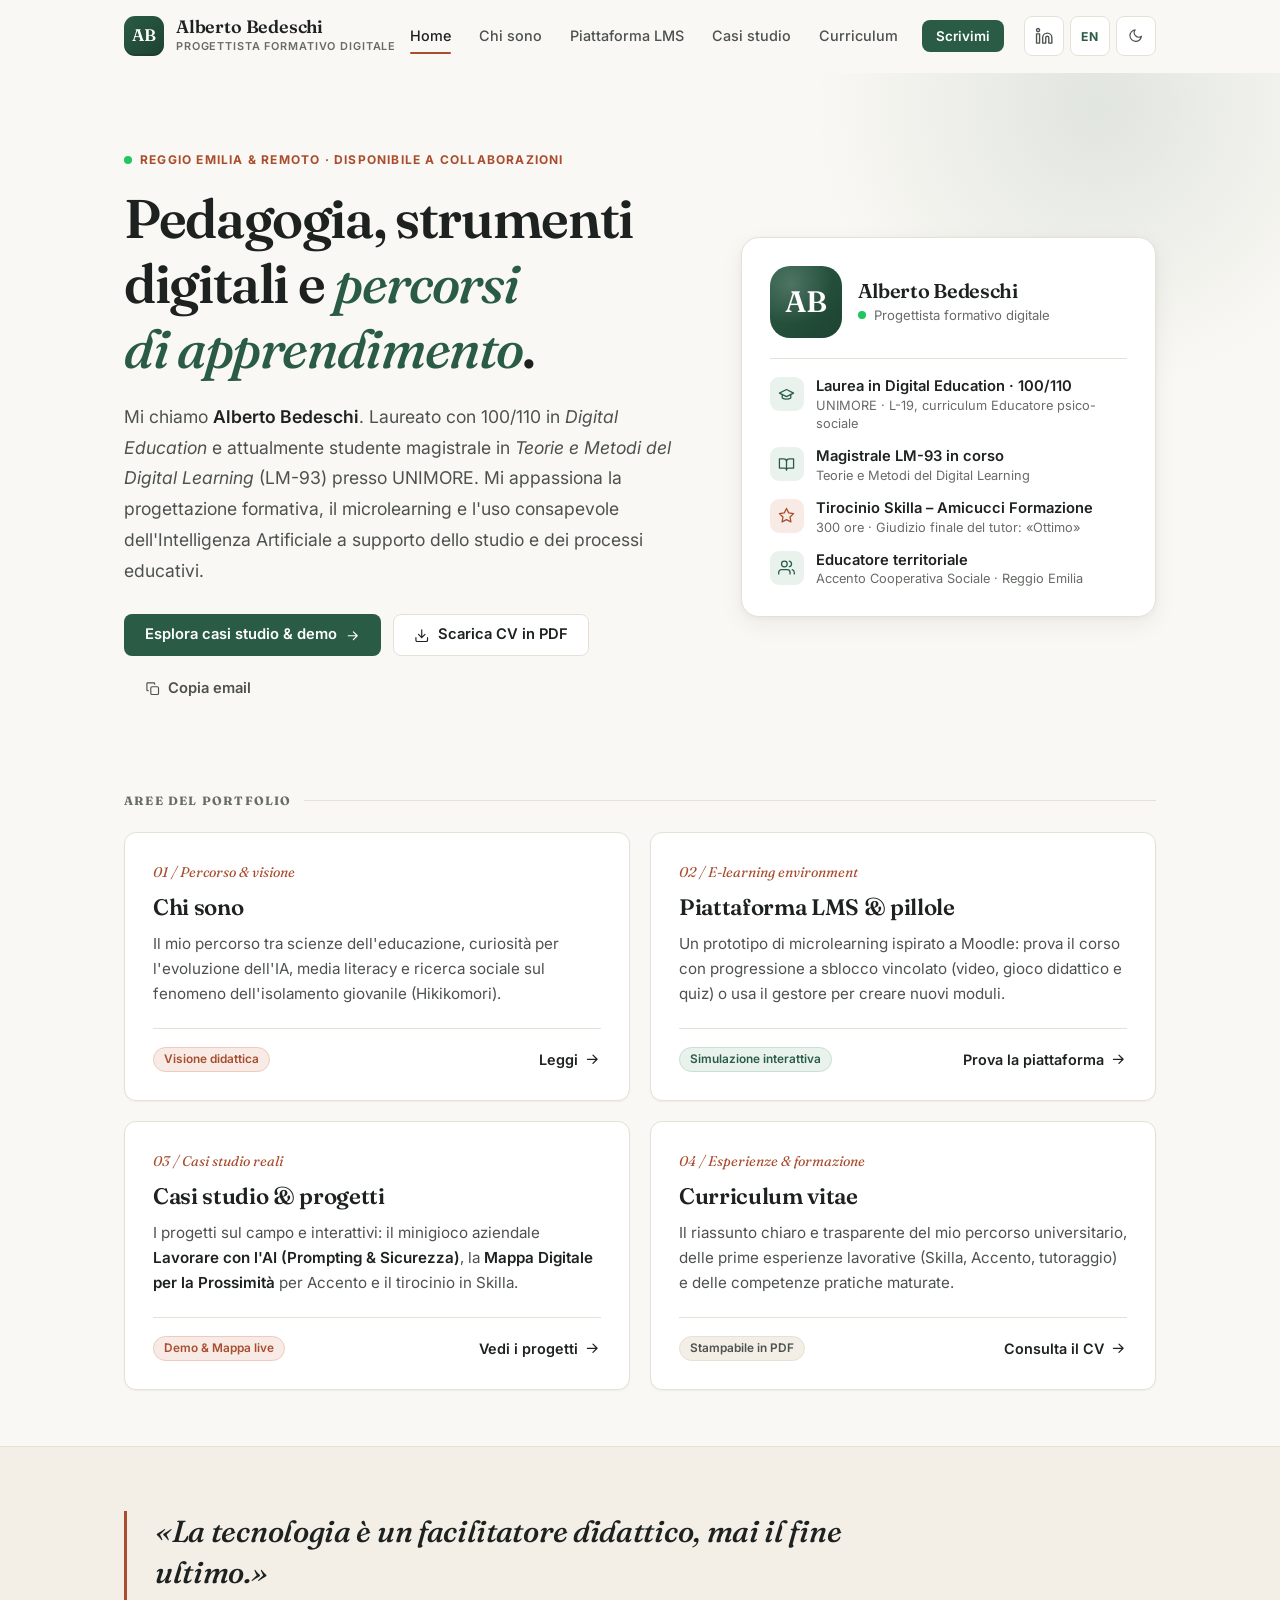
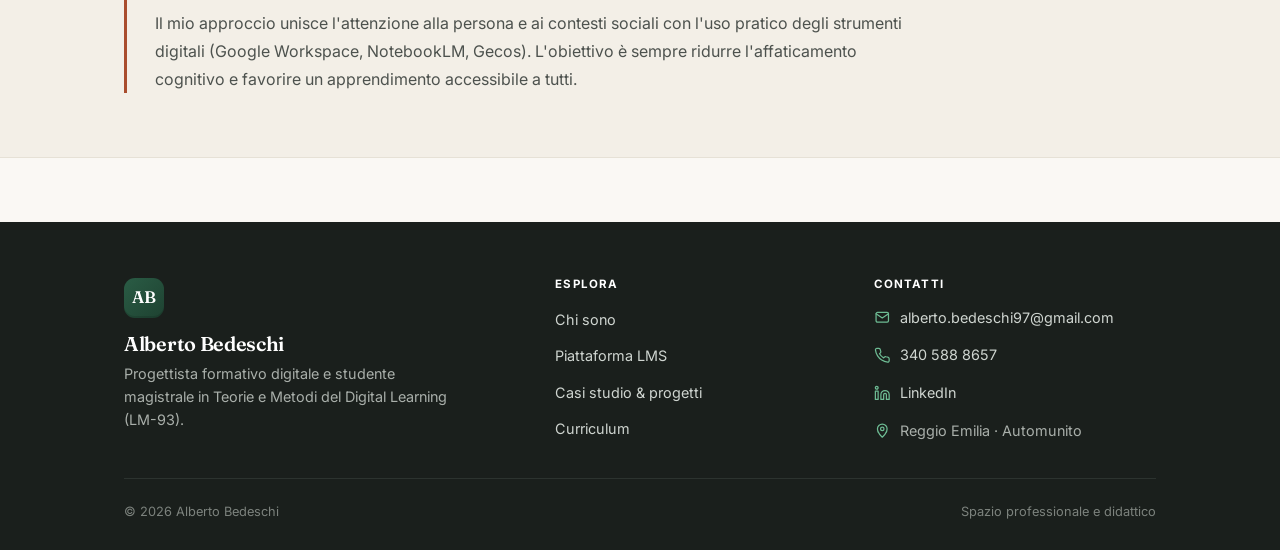
<file: index.html>
<!DOCTYPE html>
<html lang="it">
<head>
  <meta charset="UTF-8">
  <meta name="viewport" content="width=device-width, initial-scale=1.0">
  <title>Alberto Bedeschi — Progettista Formativo Digitale</title>
  <meta name="description" content="Portfolio di Alberto Bedeschi: progettazione e-learning, microlearning, scienze dell'educazione e strumenti digitali per l'apprendimento. Reggio Emilia e remoto.">
  <meta name="author" content="Alberto Bedeschi">
  <meta name="theme-color" content="#faf8f4" media="(prefers-color-scheme: light)">
  <meta name="theme-color" content="#121614" media="(prefers-color-scheme: dark)">
  <meta property="og:type" content="website">
  <meta property="og:locale" content="it_IT">
  <meta property="og:site_name" content="Alberto Bedeschi — Portfolio">
  <meta property="og:title" content="Alberto Bedeschi — Progettista Formativo Digitale">
  <meta property="og:description" content="Pedagogia, strumenti digitali e percorsi di apprendimento: casi studio, un prototipo LMS interattivo e il curriculum.">
  <meta property="og:image" content="https://albib97.github.io/og-card.png">
  <meta property="og:image:width" content="1200">
  <meta property="og:image:height" content="630">
  <meta name="twitter:card" content="summary_large_image">
  <meta name="twitter:image" content="https://albib97.github.io/og-card.png">
  <link rel="icon" href="favicon.svg" type="image/svg+xml">
  <link rel="preconnect" href="https://fonts.googleapis.com">
  <link rel="preconnect" href="https://fonts.gstatic.com" crossorigin>
  <link rel="stylesheet" href="https://fonts.googleapis.com/css2?family=Fraunces:ital,opsz,wght@0,9..144,500;0,9..144,600;1,9..144,500&family=Inter:wght@400;500;600;700&display=swap">
  <link rel="stylesheet" href="styles.css?v=20261119b">
  <script>(function(){var d=document.documentElement,t;d.classList.add('js');try{t=localStorage.getItem('ab-theme')}catch(e){}if(!t)t=window.matchMedia('(prefers-color-scheme: dark)').matches?'dark':'light';d.setAttribute('data-theme',t)})();</script>
  <script type="application/ld+json">
  {
    "@context": "https://schema.org",
    "@type": "Person",
    "name": "Alberto Bedeschi",
    "jobTitle": "Progettista Formativo Digitale",
    "email": "mailto:alberto.bedeschi97@gmail.com",
    "telephone": "+39 340 588 8657",
    "address": { "@type": "PostalAddress", "addressLocality": "Reggio Emilia", "addressCountry": "IT" },
    "alumniOf": { "@type": "CollegeOrUniversity", "name": "Università degli Studi di Modena e Reggio Emilia (UNIMORE)" },
    "knowsAbout": ["Instructional Design", "E-learning", "Microlearning", "Digital Education", "Accessibilità WCAG", "Media literacy"],
    "knowsLanguage": ["it", "en", "es"]
  }
  </script>
</head>
<body>
  <a class="skip-link" href="#main">Salta al contenuto</a>

  <header class="site-header">
    <div class="container nav-wrapper">
      <a href="index.html" class="brand" aria-label="Alberto Bedeschi, torna alla Home">
        <span class="brand-mark" aria-hidden="true">AB</span>
        <span class="brand-text">
          <span class="brand-name">Alberto Bedeschi</span>
          <span class="brand-role" data-i18n="brand.role">Progettista Formativo Digitale</span>
        </span>
      </a>
      <nav id="site-nav" class="site-nav" aria-label="Navigazione principale">
        <ul class="nav-menu">
          <li><a href="index.html" aria-current="page" data-i18n="nav.home">Home</a></li>
          <li><a href="chi-sono.html" data-i18n="nav.about">Chi sono</a></li>
          <li><a href="lms.html" data-i18n="nav.lms">Piattaforma LMS</a></li>
          <li><a href="progetti.html" data-i18n="nav.projects">Casi studio</a></li>
          <li><a href="profilo.html" data-i18n="nav.cv">Curriculum</a></li>
          <li><a href="mailto:alberto.bedeschi97@gmail.com" class="btn btn-primary btn-sm nav-cta" data-contact-trigger data-i18n="nav.cta">Scrivimi</a></li>
        </ul>
      </nav>
      <div class="nav-actions">
        <a href="https://www.linkedin.com/in/alberto-bedeschi" target="_blank" rel="noopener noreferrer" class="icon-btn" aria-label="Profilo LinkedIn" title="LinkedIn">
          <svg class="icon" aria-hidden="true"><use href="#i-linkedin"></use></svg>
        </a>
        <button class="icon-btn lang-toggle" type="button" data-lang-toggle aria-label="Switch language to English" title="Switch language (IT / EN)">EN</button>
        <button class="icon-btn theme-toggle" type="button" data-theme-toggle aria-label="Attiva tema scuro">
          <svg class="icon icon-moon" aria-hidden="true"><use href="#i-moon"></use></svg>
          <svg class="icon icon-sun" aria-hidden="true"><use href="#i-sun"></use></svg>
        </button>
        <button class="icon-btn nav-toggle" type="button" aria-expanded="false" aria-controls="site-nav" aria-label="Apri menu">
          <span class="nav-toggle-bars" aria-hidden="true"><span></span><span></span><span></span></span>
        </button>
      </div>
    </div>
  </header>

  <main id="main">
    <!-- Hero -->
    <section class="hero">
      <div class="container hero-grid">
        <div class="reveal">
          <div class="intro-tag" data-i18n-html="home.tag"><span class="status-dot" aria-hidden="true"></span>Reggio Emilia &amp; remoto · Disponibile a collaborazioni</div>
          <h1 class="intro-title" data-i18n-html="home.title">Pedagogia, strumenti digitali e <em>percorsi di apprendimento</em>.</h1>
          <p class="intro-lead" data-i18n-html="home.lead">
            Mi chiamo <strong>Alberto Bedeschi</strong>. Laureato con 100/110 in <em>Digital Education</em> e attualmente studente magistrale in <em>Teorie e Metodi del Digital Learning</em> (LM-93) presso UNIMORE. Mi appassiona la progettazione formativa, il microlearning e l'uso consapevole dell'Intelligenza Artificiale a supporto dello studio e dei processi educativi.
          </p>
          <div class="cta-row">
            <a href="progetti.html" class="btn btn-primary" title="Esplora i casi studio e le demo interattive" data-i18n-html="home.cta.projects">
              Esplora casi studio &amp; demo <svg class="icon" aria-hidden="true"><use href="#i-arrow-right"></use></svg>
            </a>
            <a href="Alberto_Bedeschi_CV.pdf?v=3" download="Alberto_Bedeschi_CV.pdf" class="btn btn-secondary" title="Scarica direttamente il Curriculum Vitae in formato PDF A4" data-i18n-html="home.cta.cv">
              <svg class="icon" aria-hidden="true"><use href="#i-download"></use></svg>Scarica CV in PDF
            </a>
            <button type="button" class="btn btn-ghost" data-copy="alberto.bedeschi97@gmail.com" title="Copia indirizzo email" data-i18n-html="home.cta.copy">
              <svg class="icon" aria-hidden="true"><use href="#i-copy"></use></svg>Copia email
            </button>
          </div>
        </div>

        <aside class="profile-card reveal" aria-label="Profilo in breve">
          <div class="profile-card-head">
            <span class="profile-monogram" aria-hidden="true">AB</span>
            <div>
              <h2 class="profile-name">Alberto Bedeschi</h2>
              <div class="profile-status" data-i18n-html="home.card.status"><span class="status-dot" aria-hidden="true"></span>Progettista formativo digitale</div>
            </div>
          </div>
          <ul class="fact-list">
            <li>
              <span class="fact-icon"><svg class="icon" aria-hidden="true"><use href="#i-cap"></use></svg></span>
              <div>
                <div class="fact-title" data-i18n="home.fact1.title">Laurea in Digital Education · 100/110</div>
                <div class="fact-sub" data-i18n="home.fact1.sub">UNIMORE · L-19, curriculum Educatore psico-sociale</div>
              </div>
            </li>
            <li>
              <span class="fact-icon"><svg class="icon" aria-hidden="true"><use href="#i-book"></use></svg></span>
              <div>
                <div class="fact-title" data-i18n="home.fact2.title">Magistrale LM-93 in corso</div>
                <div class="fact-sub" data-i18n="home.fact2.sub">Teorie e Metodi del Digital Learning</div>
              </div>
            </li>
            <li>
              <span class="fact-icon terra"><svg class="icon" aria-hidden="true"><use href="#i-star"></use></svg></span>
              <div>
                <div class="fact-title" data-i18n="home.fact3.title">Tirocinio Skilla – Amicucci Formazione</div>
                <div class="fact-sub" data-i18n="home.fact3.sub">300 ore · Giudizio finale del tutor: «Ottimo»</div>
              </div>
            </li>
            <li>
              <span class="fact-icon"><svg class="icon" aria-hidden="true"><use href="#i-users"></use></svg></span>
              <div>
                <div class="fact-title" data-i18n="home.fact4.title">Educatore territoriale</div>
                <div class="fact-sub" data-i18n="home.fact4.sub">Accento Cooperativa Sociale · Reggio Emilia</div>
              </div>
            </li>
          </ul>
        </aside>
      </div>
    </section>

    <!-- Aree del portfolio -->
    <section class="section-tight" aria-labelledby="aree-title">
      <div class="container">
        <h2 class="section-label" id="aree-title" data-i18n="home.areas.label">Aree del portfolio</h2>
        <div class="overview-grid reveal-stagger">
          <article class="overview-card">
            <div class="card-num" data-i18n="home.area1.num">01 / Percorso &amp; visione</div>
            <h3 class="card-title" data-i18n="home.area1.title">Chi sono</h3>
            <p class="card-text" data-i18n="home.area1.text">Il mio percorso tra scienze dell'educazione, curiosità per l'evoluzione dell'IA, media literacy e ricerca sociale sul fenomeno dell'isolamento giovanile (Hikikomori).</p>
            <div class="card-foot">
              <span class="badge badge-terra" data-i18n="home.area1.badge">Visione didattica</span>
              <a href="chi-sono.html" class="card-link" data-i18n-html="home.area1.link">Leggi <svg class="icon" aria-hidden="true"><use href="#i-arrow-right"></use></svg></a>
            </div>
          </article>

          <article class="overview-card">
            <div class="card-num" data-i18n="home.area2.num">02 / E-learning environment</div>
            <h3 class="card-title" data-i18n="home.area2.title">Piattaforma LMS &amp; pillole</h3>
            <p class="card-text" data-i18n="home.area2.text">Un prototipo di microlearning ispirato a Moodle: prova il corso con progressione a sblocco vincolato (video, gioco didattico e quiz) o usa il gestore per creare nuovi moduli.</p>
            <div class="card-foot">
              <span class="badge badge-green" data-i18n="home.area2.badge">Simulazione interattiva</span>
              <a href="lms.html" class="card-link" data-i18n-html="home.area2.link">Prova la piattaforma <svg class="icon" aria-hidden="true"><use href="#i-arrow-right"></use></svg></a>
            </div>
          </article>

          <article class="overview-card">
            <div class="card-num" data-i18n="home.area3.num">03 / Casi studio reali</div>
            <h3 class="card-title" data-i18n="home.area3.title">Casi studio &amp; progetti</h3>
            <p class="card-text" data-i18n-html="home.area3.text">I progetti sul campo e interattivi: il minigioco aziendale <strong>Lavorare con l'AI (Prompting &amp; Sicurezza)</strong>, la <strong>Mappa Digitale per la Prossimità</strong> per Accento e il tirocinio in Skilla.</p>
            <div class="card-foot">
              <span class="badge badge-terra" data-i18n="home.area3.badge">Demo &amp; Mappa live</span>
              <a href="progetti.html" class="card-link" data-i18n-html="home.area3.link">Vedi i progetti <svg class="icon" aria-hidden="true"><use href="#i-arrow-right"></use></svg></a>
            </div>
          </article>

          <article class="overview-card">
            <div class="card-num" data-i18n="home.area4.num">04 / Esperienze &amp; formazione</div>
            <h3 class="card-title" data-i18n="home.area4.title">Curriculum vitae</h3>
            <p class="card-text" data-i18n="home.area4.text">Il riassunto chiaro e trasparente del mio percorso universitario, delle prime esperienze lavorative (Skilla, Accento, tutoraggio) e delle competenze pratiche maturate.</p>
            <div class="card-foot">
              <span class="badge" data-i18n="home.area4.badge">Stampabile in PDF</span>
              <a href="profilo.html" class="card-link" data-i18n-html="home.area4.link">Consulta il CV <svg class="icon" aria-hidden="true"><use href="#i-arrow-right"></use></svg></a>
            </div>
          </article>
        </div>
      </div>
    </section>

    <!-- Principio guida -->
    <section class="quote-band">
      <div class="container">
        <blockquote class="reveal">
          <p data-i18n="home.quote.1">«La tecnologia è un facilitatore didattico, mai il fine ultimo.»</p>
          <p data-i18n="home.quote.2">Il mio approccio unisce l'attenzione alla persona e ai contesti sociali con l'uso pratico degli strumenti digitali (Google Workspace, NotebookLM, Gecos). L'obiettivo è sempre ridurre l'affaticamento cognitivo e favorire un apprendimento accessibile a tutti.</p>
        </blockquote>
      </div>
    </section>
  </main>

  <footer class="site-footer">
    <div class="container">
      <div class="footer-inner">
        <div class="footer-brand">
          <span class="brand-mark" aria-hidden="true">AB</span>
          <h2>Alberto Bedeschi</h2>
          <p data-i18n="footer.bio">Progettista formativo digitale e studente magistrale in Teorie e Metodi del Digital Learning (LM-93).</p>
        </div>
        <div class="footer-col">
          <h3 data-i18n="footer.explore">Esplora</h3>
          <ul>
            <li><a href="chi-sono.html" data-i18n="nav.about">Chi sono</a></li>
            <li><a href="lms.html" data-i18n="nav.lms">Piattaforma LMS</a></li>
            <li><a href="progetti.html" data-i18n="footer.projects">Casi studio &amp; progetti</a></li>
            <li><a href="profilo.html" data-i18n="nav.cv">Curriculum</a></li>
          </ul>
        </div>
        <div class="footer-col">
          <h3 data-i18n="footer.contacts">Contatti</h3>
          <ul>
            <li><a href="mailto:alberto.bedeschi97@gmail.com"><svg class="icon" aria-hidden="true"><use href="#i-mail"></use></svg>alberto.bedeschi97@gmail.com</a></li>
            <li><a href="tel:+393405888657"><svg class="icon" aria-hidden="true"><use href="#i-phone"></use></svg>340 588 8657</a></li>
            <li><a href="https://www.linkedin.com/in/alberto-bedeschi" target="_blank" rel="noopener noreferrer"><svg class="icon" aria-hidden="true"><use href="#i-linkedin"></use></svg>LinkedIn</a></li>
            <li><span><svg class="icon" aria-hidden="true"><use href="#i-pin"></use></svg><span data-i18n="footer.location">Reggio Emilia · Automunito</span></span></li>
          </ul>
        </div>
      </div>
      <div class="footer-copy">
        <span>© <span data-year>2026</span> Alberto Bedeschi</span>
        <span data-i18n="footer.tagline">Spazio professionale e didattico</span>
      </div>
    </div>
  </footer>

  <script src="main.js?v=20261119"></script>
  <script src="i18n.js?v=20261119"></script>
</body>
</html>
</file>
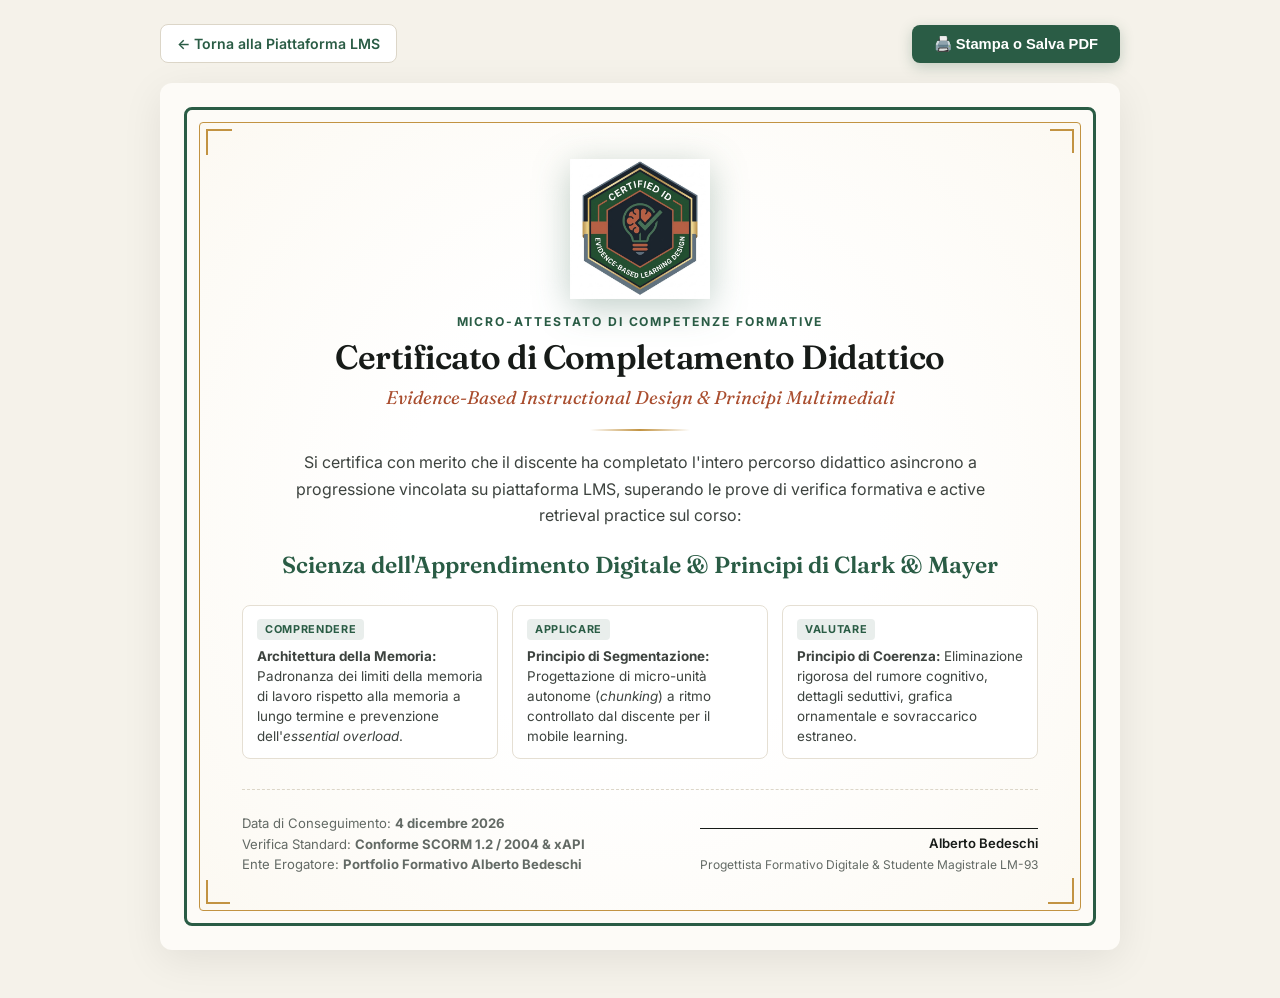
<file: attestato_completamento.html>
<!DOCTYPE html>
<html lang="it">
<head>
  <meta charset="UTF-8">
  <meta name="viewport" content="width=device-width, initial-scale=1.0">
  <title>Attestato di Competenze · Evidence-Based Learning Design | Alberto Bedeschi</title>
  <meta name="description" content="Certificato di completamento: Evidence-Based Instructional Design & Principi di Clark & Mayer (2024). Progettazione didattica a cura di Alberto Bedeschi.">
  <link rel="icon" href="favicon.svg" type="image/svg+xml">
  <link rel="preconnect" href="https://fonts.googleapis.com">
  <link rel="preconnect" href="https://fonts.gstatic.com" crossorigin>
  <link rel="stylesheet" href="https://fonts.googleapis.com/css2?family=Fraunces:ital,opsz,wght@0,9..144,500;0,9..144,600;0,9..144,700;1,9..144,500&family=Inter:wght@400;500;600;700&display=swap">
  <style>
    :root {
      --bg: #f5f2ea;
      --diploma-bg: #fdfbf7;
      --text: #171b18;
      --text-muted: #3d433f;
      --text-soft: #636a65;
      --accent: #2a5c45;
      --accent-gold: #c29342;
      --terra: #a94d2e;
      --border-outer: #2a5c45;
      --border-inner: #c29342;
      --font-serif: "Fraunces", "Charter", Georgia, serif;
      --font-sans: "Inter", -apple-system, BlinkMacSystemFont, "Segoe UI", Roboto, sans-serif;
    }

    * { box-sizing: border-box; margin: 0; padding: 0; }

    body {
      font-family: var(--font-sans);
      background-color: var(--bg);
      color: var(--text);
      line-height: 1.5;
      padding: 24px 16px 48px;
      -webkit-font-smoothing: antialiased;
      display: flex;
      flex-direction: column;
      align-items: center;
    }

    .toolbar-nav {
      width: 100%;
      max-width: 960px;
      display: flex;
      justify-content: space-between;
      align-items: center;
      gap: 12px;
      margin-bottom: 20px;
      flex-wrap: wrap;
    }

    .btn-back {
      display: inline-flex;
      align-items: center;
      gap: 8px;
      font-size: 0.88rem;
      font-weight: 600;
      color: var(--accent);
      text-decoration: none;
      padding: 8px 16px;
      border-radius: 8px;
      background: #ffffff;
      border: 1px solid #dcd6c8;
      transition: all 0.2s ease;
    }
    .btn-back:hover {
      background: #f0eae0;
      color: var(--terra);
    }

    .btn-print {
      display: inline-flex;
      align-items: center;
      gap: 8px;
      background: var(--accent);
      color: #ffffff;
      border: none;
      padding: 10px 22px;
      border-radius: 8px;
      font-size: 0.92rem;
      font-weight: 700;
      cursor: pointer;
      box-shadow: 0 4px 14px rgba(42, 92, 69, 0.25);
      transition: background-color 0.2s ease, transform 0.15s ease;
    }
    .btn-print:hover {
      background: #1e4231;
      transform: translateY(-1px);
    }
    .btn-print:active {
      transform: translateY(1px);
    }

    /* Struttura del Diploma */
    .diploma-wrapper {
      width: 100%;
      max-width: 960px;
      background: var(--diploma-bg);
      padding: 24px;
      border-radius: 12px;
      box-shadow: 0 10px 40px rgba(0, 0, 0, 0.08);
      position: relative;
    }

    .diploma-outer-frame {
      border: 3px solid var(--border-outer);
      padding: 12px;
      border-radius: 8px;
      position: relative;
    }

    .diploma-inner-frame {
      border: 1.5px solid var(--border-inner);
      padding: 36px 42px;
      border-radius: 4px;
      text-align: center;
      position: relative;
      background: radial-gradient(circle at center, #ffffff 40%, #fcf9f2 100%);
    }

    /* Griglia angolare ornamentale da diploma */
    .diploma-inner-frame::before,
    .diploma-inner-frame::after {
      content: "";
      position: absolute;
      width: 24px;
      height: 24px;
      border-color: var(--accent-gold);
      pointer-events: none;
    }
    .diploma-inner-frame::before {
      top: 6px;
      left: 6px;
      border-top: 2px solid var(--accent-gold);
      border-left: 2px solid var(--accent-gold);
    }
    .diploma-inner-frame::after {
      bottom: 6px;
      right: 6px;
      border-bottom: 2px solid var(--accent-gold);
      border-right: 2px solid var(--accent-gold);
    }

    .corner-tr, .corner-bl {
      position: absolute;
      width: 24px;
      height: 24px;
      pointer-events: none;
    }
    .corner-tr {
      top: 6px;
      right: 6px;
      border-top: 2px solid var(--accent-gold);
      border-right: 2px solid var(--accent-gold);
    }
    .corner-bl {
      bottom: 6px;
      left: 6px;
      border-bottom: 2px solid var(--accent-gold);
      border-left: 2px solid var(--accent-gold);
    }

    /* Badge & Testata */
    .badge-hero {
      width: 140px;
      height: auto;
      margin: 0 auto 14px auto;
      display: block;
      filter: drop-shadow(0 8px 18px rgba(42, 92, 69, 0.3));
    }

    .diploma-header-tag {
      font-size: 0.76rem;
      font-weight: 700;
      letter-spacing: 0.16em;
      text-transform: uppercase;
      color: var(--accent);
      margin-bottom: 6px;
    }

    .diploma-title {
      font-family: var(--font-serif);
      font-size: 2.1rem;
      font-weight: 600;
      letter-spacing: -0.015em;
      color: var(--text);
      line-height: 1.2;
      margin-bottom: 6px;
    }

    .diploma-subtitle {
      font-family: var(--font-serif);
      font-size: 1.15rem;
      font-style: italic;
      color: var(--terra);
      margin-bottom: 18px;
    }

    .diploma-divider {
      width: 100px;
      height: 2px;
      background: linear-gradient(90deg, transparent, var(--accent-gold), transparent);
      margin: 0 auto 18px auto;
    }

    .diploma-statement {
      font-size: 1rem;
      color: var(--text-muted);
      max-width: 720px;
      margin: 0 auto 20px auto;
      line-height: 1.65;
    }

    .diploma-recipient {
      font-family: var(--font-serif);
      font-size: 1.45rem;
      font-weight: 600;
      color: var(--accent);
      margin: 8px 0;
    }

    /* Griglia delle Competenze Acquisite (Bloom) */
    .competencies-grid {
      display: grid;
      grid-template-columns: repeat(3, 1fr);
      gap: 14px;
      margin: 22px auto;
      max-width: 820px;
      text-align: left;
    }

    .competency-card {
      background: #ffffff;
      border: 1px solid #e5dfd3;
      border-radius: 8px;
      padding: 12px 14px;
      font-size: 0.84rem;
      color: var(--text-muted);
      line-height: 1.5;
    }

    .competency-tag {
      display: inline-block;
      font-size: 0.68rem;
      font-weight: 700;
      text-transform: uppercase;
      letter-spacing: 0.06em;
      padding: 2px 8px;
      border-radius: 4px;
      background: rgba(42, 92, 69, 0.1);
      color: var(--accent);
      margin-bottom: 6px;
    }

    /* Piè di Pagina e Firme */
    .diploma-footer {
      display: flex;
      justify-content: space-between;
      align-items: flex-end;
      gap: 20px;
      margin-top: 30px;
      padding-top: 20px;
      border-top: 1px dashed #dcd6c8;
      max-width: 820px;
      margin-left: auto;
      margin-right: auto;
    }

    .footer-col {
      text-align: left;
      font-size: 0.82rem;
      color: var(--text-soft);
      line-height: 1.55;
    }
    .footer-col.right {
      text-align: right;
    }

    .signature-block {
      border-top: 1px solid var(--text);
      padding-top: 4px;
      margin-top: 18px;
      font-weight: 600;
      color: var(--text);
    }

    @media (max-width: 768px) {
      body { padding: 12px 10px 32px; }
      .diploma-inner-frame { padding: 24px 16px; }
      .diploma-title { font-size: 1.55rem; }
      .competencies-grid { grid-template-columns: 1fr; }
      .diploma-footer { flex-direction: column; align-items: center; text-align: center; }
      .footer-col.right { text-align: center; }
    }

    /* Regole di Stampa Ufficiale per A4 Landscape */
    @media print {
      @page {
        size: A4 landscape;
        margin: 8mm;
      }

      body {
        padding: 0 !important;
        background: #ffffff !important;
      }

      .no-print {
        display: none !important;
      }

      .diploma-wrapper {
        box-shadow: none !important;
        padding: 0 !important;
        max-width: 100% !important;
        border-radius: 0 !important;
      }

      .diploma-inner-frame {
        padding: 24px 32px !important;
      }

      * {
        -webkit-print-color-adjust: exact !important;
        print-color-adjust: exact !important;
      }
    }
  </style>
</head>
<body>
  <div class="toolbar-nav no-print">
    <a href="lms.html" class="btn-back">← Torna alla Piattaforma LMS</a>
    <button type="button" class="btn-print" onclick="window.print()">🖨️ Stampa o Salva PDF</button>
  </div>

  <main class="diploma-wrapper">
    <div class="diploma-outer-frame">
      <div class="diploma-inner-frame">
        <span class="corner-tr"></span>
        <span class="corner-bl"></span>

        <!-- Badge Ufficiale Certified ID -->
        <img src="moduli-formativi/corso-clark-mayer/badge_certified_id.png" alt="Badge Certified ID - Evidence-Based Learning Design" class="badge-hero">

        <div class="diploma-header-tag" id="certHeaderTag">Micro-Attestato di Competenze Formative</div>
        <h1 class="diploma-title">Certificato di Completamento Didattico</h1>
        <div class="diploma-subtitle" id="certSubtitle">Evidence-Based Instructional Design &amp; Principi Multimediali</div>
        
        <div class="diploma-divider"></div>

        <p class="diploma-statement">
          Si certifica con merito che il discente ha completato l'intero percorso didattico asincrono a progressione vincolata su piattaforma LMS, superando le prove di verifica formativa e active retrieval practice sul corso:
        </p>

        <div class="diploma-recipient" id="certCourseTitle">
          Scienza dell'Apprendimento Digitale &amp; Principi di Clark &amp; Mayer
        </div>

        <!-- Competenze Acquisite e Livelli di Bloom -->
        <div class="competencies-grid" id="certCompetencies">
          <div class="competency-card">
            <span class="competency-tag">Comprendere</span>
            <div><strong>Architettura della Memoria:</strong> Padronanza dei limiti della memoria di lavoro rispetto alla memoria a lungo termine e prevenzione dell'<em>essential overload</em>.</div>
          </div>
          <div class="competency-card">
            <span class="competency-tag">Applicare</span>
            <div><strong>Principio di Segmentazione:</strong> Progettazione di micro-unità autonome (<em>chunking</em>) a ritmo controllato dal discente per il mobile learning.</div>
          </div>
          <div class="competency-card">
            <span class="competency-tag">Valutare</span>
            <div><strong>Principio di Coerenza:</strong> Eliminazione rigorosa del rumore cognitivo, dettagli seduttivi, grafica ornamentale e sovraccarico estraneo.</div>
          </div>
        </div>

        <div class="diploma-footer">
          <div class="footer-col">
            <div>Data di Conseguimento: <strong id="certDate">13 ottobre 2026</strong></div>
            <div>Verifica Standard: <strong>Conforme SCORM 1.2 / 2004 &amp; xAPI</strong></div>
            <div>Ente Erogatore: <strong>Portfolio Formativo Alberto Bedeschi</strong></div>
          </div>
          <div class="footer-col right">
            <div class="signature-block">
              Alberto Bedeschi<br>
              <span style="font-size:0.75rem; font-weight:400; color:var(--text-soft);">Progettista Formativo Digitale &amp; Studente Magistrale LM-93</span>
            </div>
          </div>
        </div>

      </div>
    </div>
  </main>

  <script>
    // Imposta la data odierna e adatta il certificato se richiesto da un modulo specifico
    document.addEventListener('DOMContentLoaded', () => {
      const el = document.getElementById('certDate');
      if (el) {
        el.textContent = new Date().toLocaleDateString('it-IT', { day: 'numeric', month: 'long', year: 'numeric' });
      }

      const params = new URLSearchParams(window.location.search);
      const courseParam = params.get('course');
      const customTitle = params.get('title');

      if (courseParam === 'corso-ai-prompting') {
        document.title = "Attestato di Competenze · Lavorare con l'AI | Alberto Bedeschi";
        const tag = document.getElementById('certHeaderTag');
        const sub = document.getElementById('certSubtitle');
        const titleEl = document.getElementById('certCourseTitle');
        const compEl = document.getElementById('certCompetencies');
        if (tag) tag.textContent = 'Micro-Attestato AI Enablement & Game-Based Learning';
        if (sub) sub.textContent = 'Corporate AI Enablement, Prompt Engineering & Sicurezza dei Dati';
        if (titleEl) titleEl.textContent = "Lavorare con l'AI: Prompting Efficace e Sicuro";
        if (compEl) {
          compEl.innerHTML = `
            <div class="competency-card">
              <span class="competency-tag">Applicare</span>
              <div><strong>Formula dei 4 Mattoni:</strong> Strutturazione di prompt efficaci combinando <em>Contesto, Ruolo, Formato e Vincoli</em> operativi.</div>
            </div>
            <div class="competency-card">
              <span class="competency-tag">Valutare</span>
              <div><strong>Sicurezza &amp; GDPR:</strong> Prevenzione della <em>Shadow AI</em>, anonimizzazione preventiva dei dati e utilizzo di ambienti aziendali autorizzati.</div>
            </div>
            <div class="competency-card">
              <span class="competency-tag">Decidere</span>
              <div><strong>Grounding &amp; Verifica:</strong> Controllo critico delle fonti per prevenire le <em>allucinazioni</em> nei flussi decisionali e documentali.</div>
            </div>
          `;
        }
      } else if (customTitle) {
        document.title = `Attestato di Competenze · ${customTitle} | Alberto Bedeschi`;
        const sub = document.getElementById('certSubtitle');
        const titleEl = document.getElementById('certCourseTitle');
        const compEl = document.getElementById('certCompetencies');
        if (sub) sub.textContent = 'Percorso di Microlearning Asincrono · Sandbox LMS';
        if (titleEl) titleEl.textContent = customTitle;
        if (compEl) {
          compEl.innerHTML = `
            <div class="competency-card">
              <span class="competency-tag">Comprendere</span>
              <div><strong>Fruizione Sequenziale:</strong> Completamento progressivo di tutti i moduli didattici previsti dal percorso formativo.</div>
            </div>
            <div class="competency-card">
              <span class="competency-tag">Applicare</span>
              <div><strong>Apprendimento Attivo:</strong> Superamento delle attività interattive e dei momenti di consolidamento metacognitivo.</div>
            </div>
            <div class="competency-card">
              <span class="competency-tag">Valutare</span>
              <div><strong>Verifica Formativa:</strong> Esito positivo nelle prove di controllo dell'apprendimento integrate nell'ambiente LMS.</div>
            </div>
          `;
        }
      }
    });
  </script>
</body>
</html>
</file>
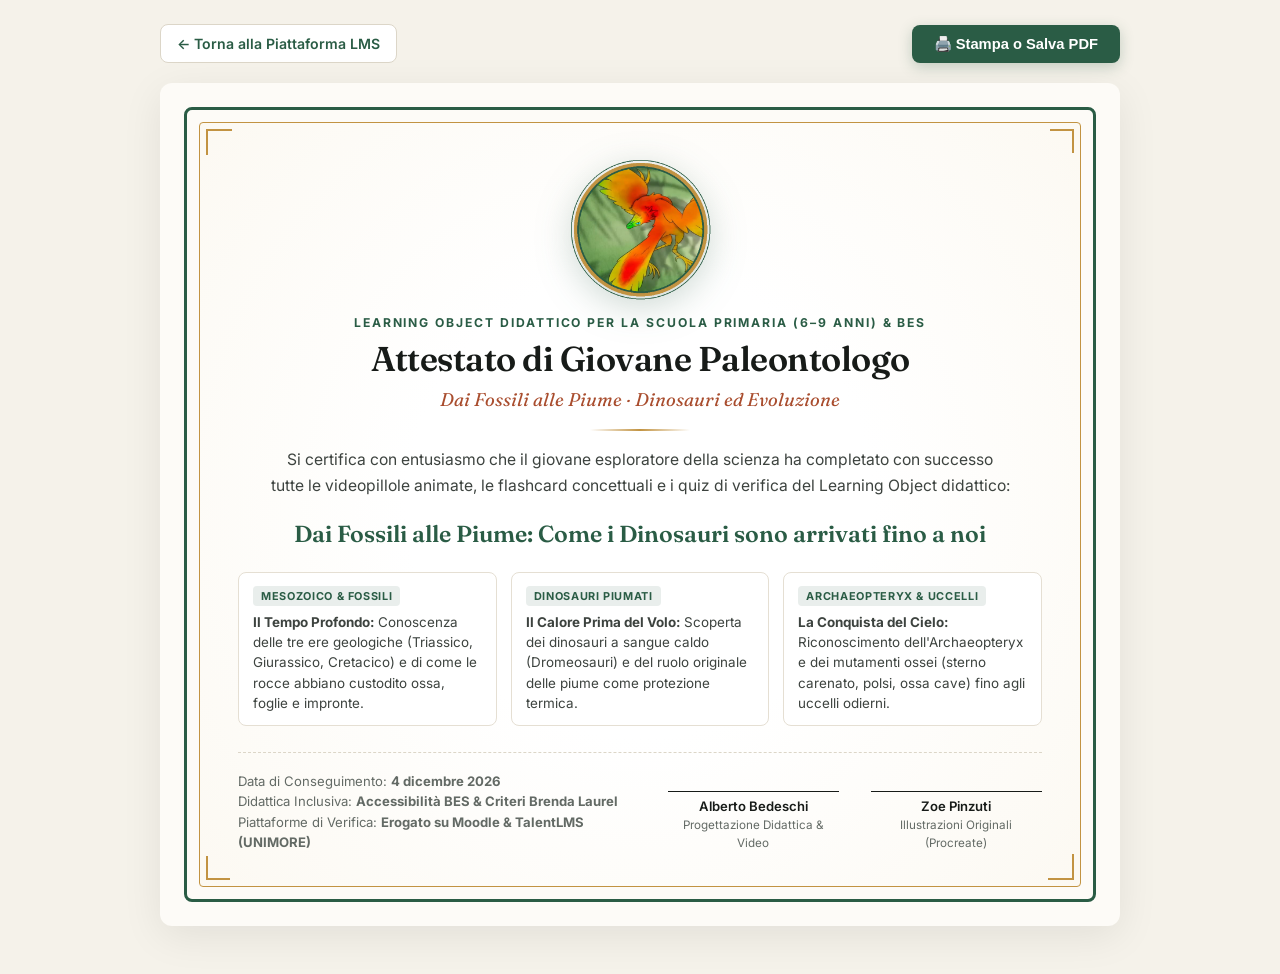
<file: attestato_giovane_paleontologo.html>
<!DOCTYPE html>
<html lang="it">
<head>
  <meta charset="UTF-8">
  <meta name="viewport" content="width=device-width, initial-scale=1.0">
  <title>Attestato di Giovane Paleontologo · Dai Fossili alle Piume | Alberto Bedeschi & Zoe Pinzuti</title>
  <meta name="description" content="Certificato del Learning Object 'Dai Fossili alle Piume': didattica per la scuola primaria e bisogni educativi speciali. Progettazione didattica di Alberto Bedeschi, illustrazioni di Zoe Pinzuti.">
  <link rel="icon" href="favicon.svg" type="image/svg+xml">
  <link rel="preconnect" href="https://fonts.googleapis.com">
  <link rel="preconnect" href="https://fonts.gstatic.com" crossorigin>
  <link rel="stylesheet" href="https://fonts.googleapis.com/css2?family=Fraunces:ital,opsz,wght@0,9..144,500;0,9..144,600;0,9..144,700;1,9..144,500&family=Inter:wght@400;500;600;700&display=swap">
  <style>
    :root {
      --bg: #f5f2ea;
      --diploma-bg: #fdfbf7;
      --text: #171b18;
      --text-muted: #3d433f;
      --text-soft: #636a65;
      --accent: #2a5c45;
      --accent-gold: #c29342;
      --terra: #a94d2e;
      --border-outer: #2a5c45;
      --border-inner: #c29342;
      --font-serif: "Fraunces", "Charter", Georgia, serif;
      --font-sans: "Inter", -apple-system, BlinkMacSystemFont, "Segoe UI", Roboto, sans-serif;
    }

    * { box-sizing: border-box; margin: 0; padding: 0; }

    body {
      font-family: var(--font-sans);
      background-color: var(--bg);
      color: var(--text);
      line-height: 1.5;
      padding: 24px 16px 48px;
      -webkit-font-smoothing: antialiased;
      display: flex;
      flex-direction: column;
      align-items: center;
    }

    .toolbar-nav {
      width: 100%;
      max-width: 960px;
      display: flex;
      justify-content: space-between;
      align-items: center;
      gap: 12px;
      margin-bottom: 20px;
      flex-wrap: wrap;
    }

    .btn-back {
      display: inline-flex;
      align-items: center;
      gap: 8px;
      font-size: 0.88rem;
      font-weight: 600;
      color: var(--accent);
      text-decoration: none;
      padding: 8px 16px;
      border-radius: 8px;
      background: #ffffff;
      border: 1px solid #dcd6c8;
      transition: all 0.2s ease;
    }
    .btn-back:hover {
      background: #f0eae0;
      color: var(--terra);
    }

    .btn-print {
      display: inline-flex;
      align-items: center;
      gap: 8px;
      background: var(--accent);
      color: #ffffff;
      border: none;
      padding: 10px 22px;
      border-radius: 8px;
      font-size: 0.92rem;
      font-weight: 700;
      cursor: pointer;
      box-shadow: 0 4px 14px rgba(42, 92, 69, 0.25);
      transition: background-color 0.2s ease, transform 0.15s ease;
    }
    .btn-print:hover {
      background: #1e4231;
      transform: translateY(-1px);
    }

    /* Struttura del Diploma */
    .diploma-wrapper {
      width: 100%;
      max-width: 960px;
      background: var(--diploma-bg);
      padding: 24px;
      border-radius: 12px;
      box-shadow: 0 10px 40px rgba(0, 0, 0, 0.08);
      position: relative;
    }

    .diploma-outer-frame {
      border: 3px solid var(--border-outer);
      padding: 12px;
      border-radius: 8px;
      position: relative;
    }

    .diploma-inner-frame {
      border: 1.5px solid var(--border-inner);
      padding: 34px 38px;
      border-radius: 4px;
      text-align: center;
      position: relative;
      background: radial-gradient(circle at center, #ffffff 40%, #fcf9f2 100%);
    }

    /* Angoli ornamentali */
    .diploma-inner-frame::before,
    .diploma-inner-frame::after {
      content: "";
      position: absolute;
      width: 24px;
      height: 24px;
      border-color: var(--accent-gold);
      pointer-events: none;
    }
    .diploma-inner-frame::before {
      top: 6px;
      left: 6px;
      border-top: 2px solid var(--accent-gold);
      border-left: 2px solid var(--accent-gold);
    }
    .diploma-inner-frame::after {
      bottom: 6px;
      right: 6px;
      border-bottom: 2px solid var(--accent-gold);
      border-right: 2px solid var(--accent-gold);
    }

    .corner-tr, .corner-bl {
      position: absolute;
      width: 24px;
      height: 24px;
      pointer-events: none;
    }
    .corner-tr {
      top: 6px;
      right: 6px;
      border-top: 2px solid var(--accent-gold);
      border-right: 2px solid var(--accent-gold);
    }
    .corner-bl {
      bottom: 6px;
      left: 6px;
      border-bottom: 2px solid var(--accent-gold);
      border-left: 2px solid var(--accent-gold);
    }

    .badge-hero {
      width: 145px;
      height: auto;
      margin: 0 auto 12px auto;
      display: block;
      filter: drop-shadow(0 8px 18px rgba(42, 92, 69, 0.25));
    }

    .diploma-header-tag {
      font-size: 0.76rem;
      font-weight: 700;
      letter-spacing: 0.16em;
      text-transform: uppercase;
      color: var(--accent);
      margin-bottom: 6px;
    }

    .diploma-title {
      font-family: var(--font-serif);
      font-size: 2.15rem;
      font-weight: 600;
      letter-spacing: -0.015em;
      color: var(--text);
      line-height: 1.2;
      margin-bottom: 6px;
    }

    .diploma-subtitle {
      font-family: var(--font-serif);
      font-size: 1.15rem;
      font-style: italic;
      color: var(--terra);
      margin-bottom: 16px;
    }

    .diploma-divider {
      width: 100px;
      height: 2px;
      background: linear-gradient(90deg, transparent, var(--accent-gold), transparent);
      margin: 0 auto 16px auto;
    }

    .diploma-statement {
      font-size: 0.98rem;
      color: var(--text-muted);
      max-width: 740px;
      margin: 0 auto 18px auto;
      line-height: 1.65;
      word-break: break-word;
      overflow-wrap: break-word;
    }

    .diploma-recipient {
      font-family: var(--font-serif);
      font-size: 1.45rem;
      font-weight: 600;
      color: var(--accent);
      margin: 6px 0;
    }

    .competencies-grid {
      display: grid;
      grid-template-columns: repeat(3, 1fr);
      gap: 14px;
      margin: 20px auto;
      max-width: 840px;
      text-align: left;
    }

    .competency-card {
      background: #ffffff;
      border: 1px solid #e5dfd3;
      border-radius: 8px;
      padding: 12px 14px;
      font-size: 0.84rem;
      color: var(--text-muted);
      line-height: 1.5;
      word-break: break-word;
      overflow-wrap: break-word;
    }

    .competency-tag {
      display: inline-block;
      font-size: 0.68rem;
      font-weight: 700;
      text-transform: uppercase;
      letter-spacing: 0.06em;
      padding: 2px 8px;
      border-radius: 4px;
      background: rgba(42, 92, 69, 0.1);
      color: var(--accent);
      margin-bottom: 6px;
    }

    .diploma-footer {
      display: flex;
      justify-content: space-between;
      align-items: flex-end;
      gap: 20px;
      margin-top: 26px;
      padding-top: 18px;
      border-top: 1px dashed #dcd6c8;
      max-width: 840px;
      margin-left: auto;
      margin-right: auto;
    }

    .footer-col {
      text-align: left;
      font-size: 0.82rem;
      color: var(--text-soft);
      line-height: 1.55;
    }
    .footer-col.right {
      text-align: right;
    }

    .signatures-row {
      display: flex;
      gap: 32px;
      justify-content: flex-end;
    }

    .signature-block {
      border-top: 1px solid var(--text);
      padding-top: 4px;
      margin-top: 14px;
      font-weight: 600;
      color: var(--text);
      text-align: center;
      min-width: 170px;
    }

    .signature-role {
      font-size: 0.73rem;
      font-weight: 400;
      color: var(--text-soft);
      display: block;
    }

    @media (max-width: 768px) {
      body { padding: 12px 10px 32px; }
      .diploma-inner-frame { padding: 22px 16px; }
      .diploma-title { font-size: 1.6rem; }
      .competencies-grid { grid-template-columns: 1fr; }
      .diploma-footer { flex-direction: column; align-items: center; text-align: center; }
      .footer-col.right { text-align: center; }
      .signatures-row { flex-direction: column; gap: 16px; width: 100%; }
      .signature-block { width: 100%; }
    }

    @media print {
      @page {
        size: A4 landscape;
        margin: 8mm;
      }

      body {
        padding: 0 !important;
        background: #ffffff !important;
      }

      .no-print {
        display: none !important;
      }

      .diploma-wrapper {
        box-shadow: none !important;
        padding: 0 !important;
        max-width: 100% !important;
        border-radius: 0 !important;
      }

      .diploma-inner-frame {
        padding: 20px 28px !important;
      }

      * {
        -webkit-print-color-adjust: exact !important;
        print-color-adjust: exact !important;
      }
    }
  </style>
</head>
<body>
  <div class="toolbar-nav no-print">
    <a href="lms.html" class="btn-back">← Torna alla Piattaforma LMS</a>
    <button type="button" class="btn-print" onclick="window.print()">🖨️ Stampa o Salva PDF</button>
  </div>

  <main class="diploma-wrapper">
    <div class="diploma-outer-frame">
      <div class="diploma-inner-frame">
        <span class="corner-tr"></span>
        <span class="corner-bl"></span>

        <!-- Badge Ufficiale Giovane Paleontologo -->
        <img src="moduli-formativi/corso-dinosauri-learning-object/badge_giovane_paleontologo.png" alt="Badge Giovane Paleontologo - Archaeopteryx" class="badge-hero">

        <div class="diploma-header-tag">Learning Object Didattico per la Scuola Primaria (6–9 anni) &amp; BES</div>
        <h1 class="diploma-title">Attestato di Giovane Paleontologo</h1>
        <div class="diploma-subtitle">Dai Fossili alle Piume · Dinosauri ed Evoluzione</div>
        
        <div class="diploma-divider"></div>

        <p class="diploma-statement">
          Si certifica con entusiasmo che il giovane esploratore della scienza ha completato con successo tutte le videopillole animate, le flashcard concettuali e i quiz di verifica del Learning Object didattico:
        </p>

        <div class="diploma-recipient">
          Dai Fossili alle Piume: Come i Dinosauri sono arrivati fino a noi
        </div>

        <!-- Competenze Acquisite -->
        <div class="competencies-grid">
          <div class="competency-card">
            <span class="competency-tag">Mesozoico &amp; Fossili</span>
            <div><strong>Il Tempo Profondo:</strong> Conoscenza delle tre ere geologiche (Triassico, Giurassico, Cretacico) e di come le rocce abbiano custodito ossa, foglie e impronte.</div>
          </div>
          <div class="competency-card">
            <span class="competency-tag">Dinosauri Piumati</span>
            <div><strong>Il Calore Prima del Volo:</strong> Scoperta dei dinosauri a sangue caldo (Dromeosauri) e del ruolo originale delle piume come protezione termica.</div>
          </div>
          <div class="competency-card">
            <span class="competency-tag">Archaeopteryx &amp; Uccelli</span>
            <div><strong>La Conquista del Cielo:</strong> Riconoscimento dell'Archaeopteryx e dei mutamenti ossei (sterno carenato, polsi, ossa cave) fino agli uccelli odierni.</div>
          </div>
        </div>

        <div class="diploma-footer">
          <div class="footer-col">
            <div>Data di Conseguimento: <strong id="certDate">13 ottobre 2026</strong></div>
            <div>Didattica Inclusiva: <strong>Accessibilità BES &amp; Criteri Brenda Laurel</strong></div>
            <div>Piattaforme di Verifica: <strong>Erogato su Moodle &amp; TalentLMS (UNIMORE)</strong></div>
          </div>
          <div class="footer-col right">
            <div class="signatures-row">
              <div class="signature-block">
                Alberto Bedeschi
                <span class="signature-role">Progettazione Didattica &amp; Video</span>
              </div>
              <div class="signature-block">
                Zoe Pinzuti
                <span class="signature-role">Illustrazioni Originali (Procreate)</span>
              </div>
            </div>
          </div>
        </div>

      </div>
    </div>
  </main>

  <script>
    document.addEventListener('DOMContentLoaded', () => {
      const el = document.getElementById('certDate');
      if (el) {
        el.textContent = new Date().toLocaleDateString('it-IT', { day: 'numeric', month: 'long', year: 'numeric' });
      }
    });
  </script>
</body>
</html>
</file>
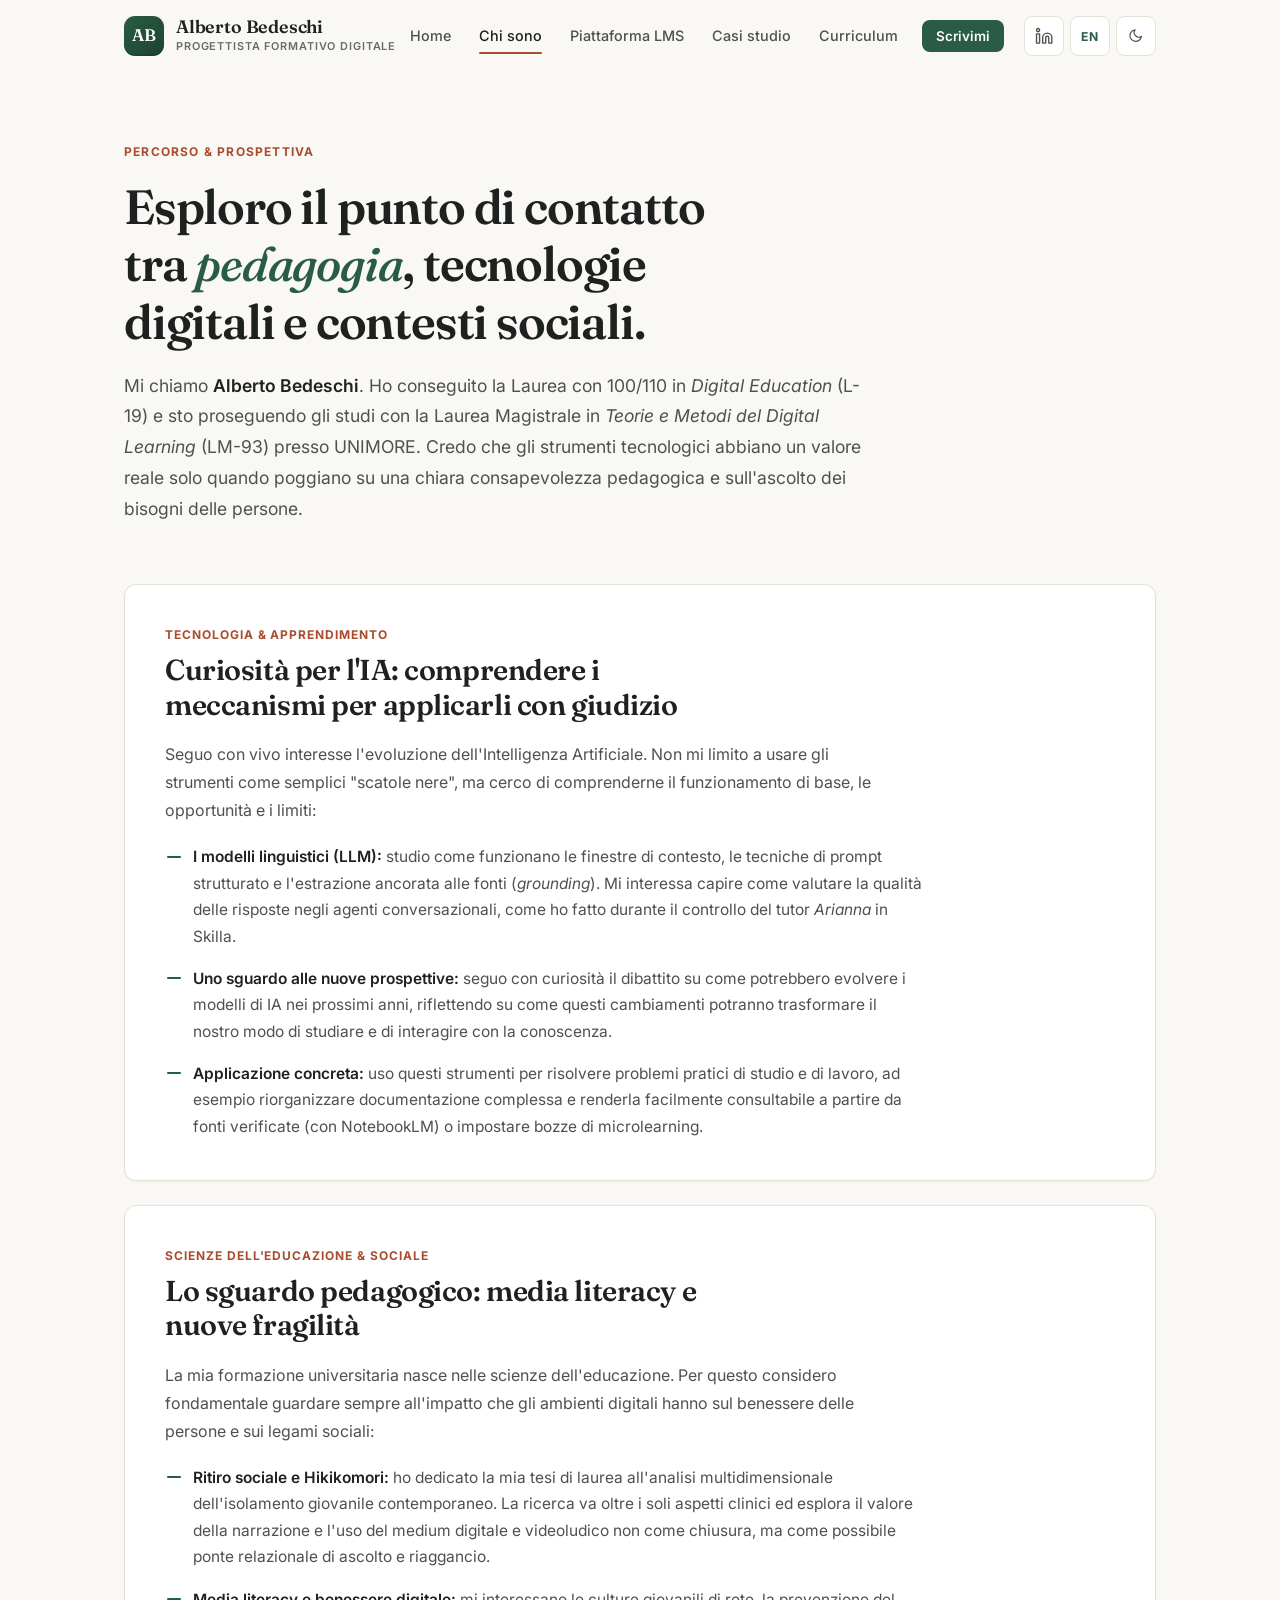
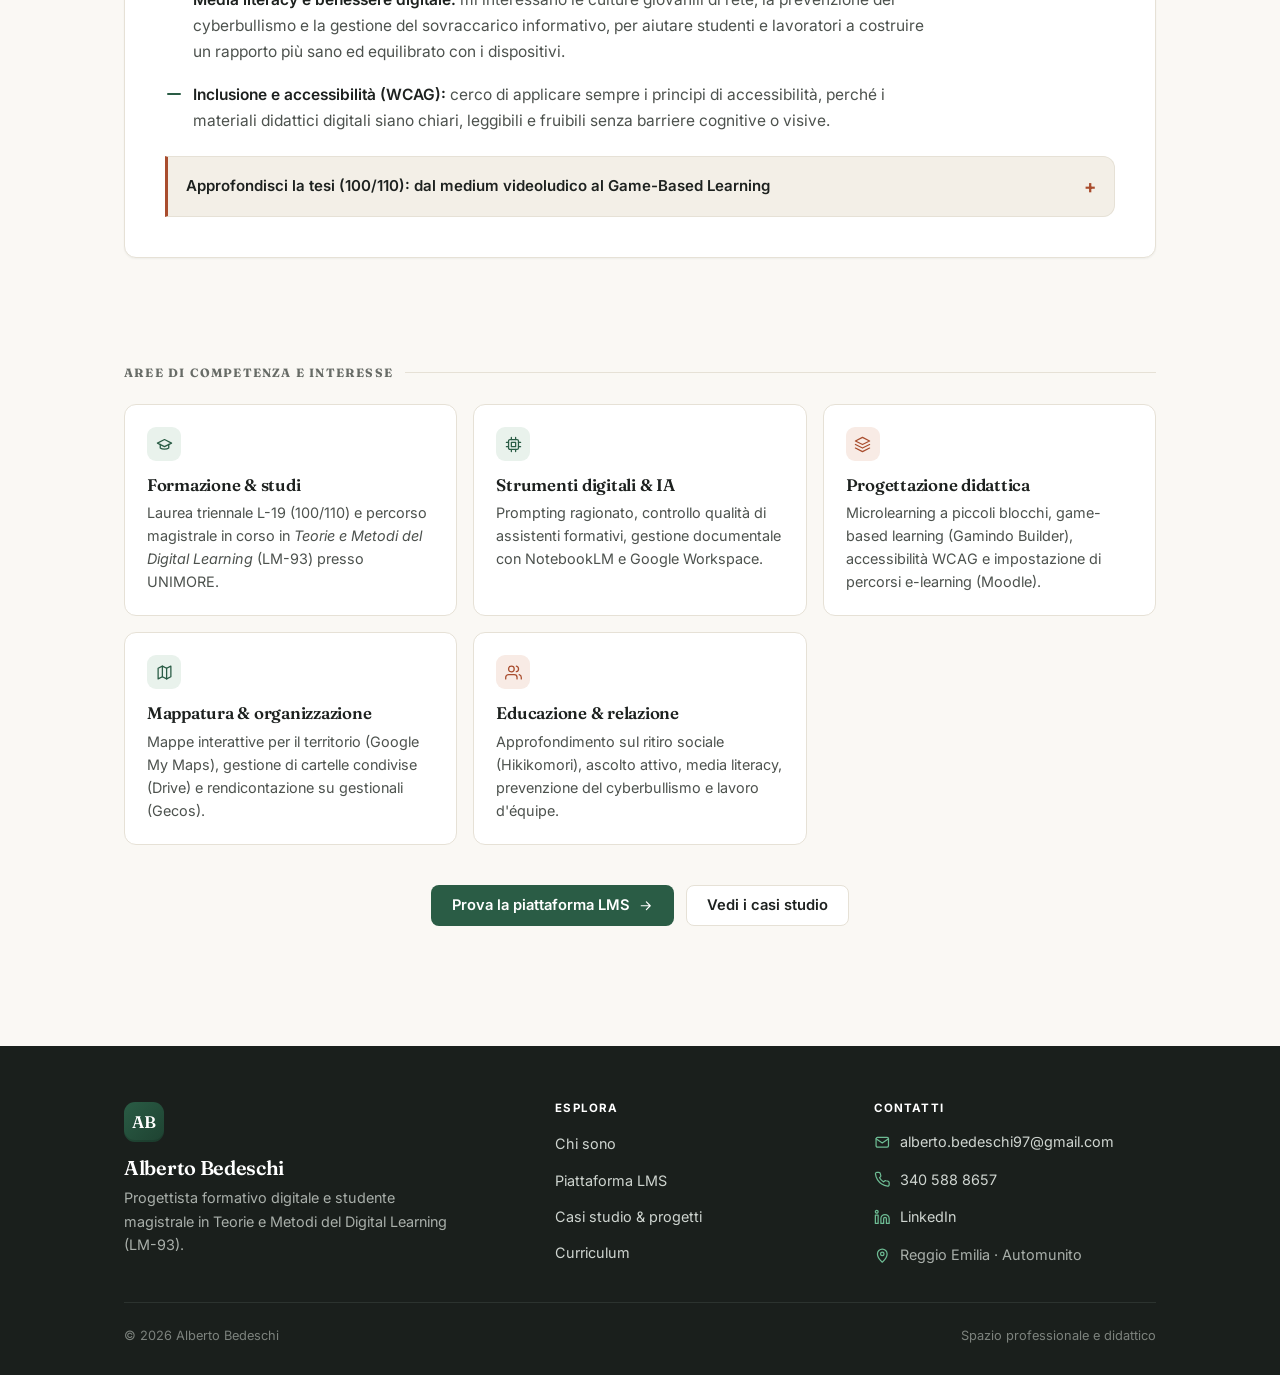
<file: chi-sono.html>
<!DOCTYPE html>
<html lang="it">
<head>
  <meta charset="UTF-8">
  <meta name="viewport" content="width=device-width, initial-scale=1.0">
  <title>Chi sono &amp; visione | Alberto Bedeschi</title>
  <meta name="description" content="Profilo e percorso di Alberto Bedeschi: scienze dell'educazione, interesse per l'evoluzione dell'IA, media literacy e ricerca sociale sul ritiro giovanile.">
  <meta name="author" content="Alberto Bedeschi">
  <meta name="theme-color" content="#faf8f4" media="(prefers-color-scheme: light)">
  <meta name="theme-color" content="#121614" media="(prefers-color-scheme: dark)">
  <meta property="og:type" content="profile">
  <meta property="og:locale" content="it_IT">
  <meta property="og:site_name" content="Alberto Bedeschi — Portfolio">
  <meta property="og:title" content="Chi sono | Alberto Bedeschi">
  <meta property="og:description" content="Il punto di contatto tra pedagogia, tecnologie digitali e contesti sociali.">
  <meta property="og:image" content="https://albib97.github.io/og-card.png">
  <meta property="og:image:width" content="1200">
  <meta property="og:image:height" content="630">
  <meta name="twitter:card" content="summary_large_image">
  <meta name="twitter:image" content="https://albib97.github.io/og-card.png">
  <link rel="icon" href="favicon.svg" type="image/svg+xml">
  <link rel="preconnect" href="https://fonts.googleapis.com">
  <link rel="preconnect" href="https://fonts.gstatic.com" crossorigin>
  <link rel="stylesheet" href="https://fonts.googleapis.com/css2?family=Fraunces:ital,opsz,wght@0,9..144,500;0,9..144,600;1,9..144,500&family=Inter:wght@400;500;600;700&display=swap">
  <link rel="stylesheet" href="styles.css?v=20261119b">
  <script>(function(){var d=document.documentElement,t;d.classList.add('js');try{t=localStorage.getItem('ab-theme')}catch(e){}if(!t)t=window.matchMedia('(prefers-color-scheme: dark)').matches?'dark':'light';d.setAttribute('data-theme',t)})();</script>
</head>
<body>
  <a class="skip-link" href="#main">Salta al contenuto</a>

  <header class="site-header">
    <div class="container nav-wrapper">
      <a href="index.html" class="brand" aria-label="Alberto Bedeschi, torna alla Home">
        <span class="brand-mark" aria-hidden="true">AB</span>
        <span class="brand-text">
          <span class="brand-name">Alberto Bedeschi</span>
          <span class="brand-role" data-i18n="brand.role">Progettista Formativo Digitale</span>
        </span>
      </a>
      <nav id="site-nav" class="site-nav" aria-label="Navigazione principale">
        <ul class="nav-menu">
          <li><a href="index.html" data-i18n="nav.home">Home</a></li>
          <li><a href="chi-sono.html" aria-current="page" data-i18n="nav.about">Chi sono</a></li>
          <li><a href="lms.html" data-i18n="nav.lms">Piattaforma LMS</a></li>
          <li><a href="progetti.html" data-i18n="nav.projects">Casi studio</a></li>
          <li><a href="profilo.html" data-i18n="nav.cv">Curriculum</a></li>
          <li><a href="mailto:alberto.bedeschi97@gmail.com" class="btn btn-primary btn-sm nav-cta" data-contact-trigger data-i18n="nav.cta">Scrivimi</a></li>
        </ul>
      </nav>
      <div class="nav-actions">
        <a href="https://www.linkedin.com/in/alberto-bedeschi" target="_blank" rel="noopener noreferrer" class="icon-btn" aria-label="Profilo LinkedIn" title="LinkedIn">
          <svg class="icon" aria-hidden="true"><use href="#i-linkedin"></use></svg>
        </a>
        <button class="icon-btn lang-toggle" type="button" data-lang-toggle aria-label="Switch language to English" title="Switch language (IT / EN)">EN</button>
        <button class="icon-btn theme-toggle" type="button" data-theme-toggle aria-label="Attiva tema scuro">
          <svg class="icon icon-moon" aria-hidden="true"><use href="#i-moon"></use></svg>
          <svg class="icon icon-sun" aria-hidden="true"><use href="#i-sun"></use></svg>
        </button>
        <button class="icon-btn nav-toggle" type="button" aria-expanded="false" aria-controls="site-nav" aria-label="Apri menu">
          <span class="nav-toggle-bars" aria-hidden="true"><span></span><span></span><span></span></span>
        </button>
      </div>
    </div>
  </header>

  <main id="main">
    <section class="page-intro">
      <div class="container reveal">
        <div class="intro-tag" data-i18n="about.tag">Percorso &amp; prospettiva</div>
        <h1 class="intro-title" data-i18n-html="about.title">Esploro il punto di contatto tra <em>pedagogia</em>, tecnologie digitali e contesti sociali.</h1>
        <p class="intro-lead" data-i18n-html="about.lead">
          Mi chiamo <strong>Alberto Bedeschi</strong>. Ho conseguito la Laurea con 100/110 in <em>Digital Education</em> (L-19) e sto proseguendo gli studi con la Laurea Magistrale in <em>Teorie e Metodi del Digital Learning</em> (LM-93) presso UNIMORE. Credo che gli strumenti tecnologici abbiano un valore reale solo quando poggiano su una chiara consapevolezza pedagogica e sull'ascolto dei bisogni delle persone.
        </p>
      </div>
    </section>

    <section class="section-tight">
      <div class="container">
        <article class="essay-block reveal">
          <div class="essay-eyebrow" data-i18n="about.e1.eyebrow">Tecnologia &amp; apprendimento</div>
          <h2 class="essay-title" data-i18n="about.e1.title">Curiosità per l'IA: comprendere i meccanismi per applicarli con giudizio</h2>
          <div class="essay-body">
            <p data-i18n="about.e1.p1">
              Seguo con vivo interesse l'evoluzione dell'Intelligenza Artificiale. Non mi limito a usare gli strumenti come semplici "scatole nere", ma cerco di comprenderne il funzionamento di base, le opportunità e i limiti:
            </p>
            <ul class="essay-bullets">
              <li data-i18n-html="about.e1.b1">
                <strong>I modelli linguistici (LLM):</strong> studio come funzionano le finestre di contesto, le tecniche di prompt strutturato e l'estrazione ancorata alle fonti (<em>grounding</em>). Mi interessa capire come valutare la qualità delle risposte negli agenti conversazionali, come ho fatto durante il controllo del tutor <em>Arianna</em> in Skilla.
              </li>
              <li data-i18n-html="about.e1.b2">
                <strong>Uno sguardo alle nuove prospettive:</strong> seguo con curiosità il dibattito su come potrebbero evolvere i modelli di IA nei prossimi anni, riflettendo su come questi cambiamenti potranno trasformare il nostro modo di studiare e di interagire con la conoscenza.
              </li>
              <li data-i18n-html="about.e1.b3">
                <strong>Applicazione concreta:</strong> uso questi strumenti per risolvere problemi pratici di studio e di lavoro, ad esempio riorganizzare documentazione complessa e renderla facilmente consultabile a partire da fonti verificate (con NotebookLM) o impostare bozze di microlearning.
              </li>
            </ul>
          </div>
        </article>

        <article class="essay-block reveal">
          <div class="essay-eyebrow" data-i18n="about.e2.eyebrow">Scienze dell'educazione &amp; sociale</div>
          <h2 class="essay-title" data-i18n="about.e2.title">Lo sguardo pedagogico: media literacy e nuove fragilità</h2>
          <div class="essay-body">
            <p data-i18n="about.e2.p1">
              La mia formazione universitaria nasce nelle scienze dell'educazione. Per questo considero fondamentale guardare sempre all'impatto che gli ambienti digitali hanno sul benessere delle persone e sui legami sociali:
            </p>
            <ul class="essay-bullets">
              <li data-i18n-html="about.e2.b1">
                <strong>Ritiro sociale e Hikikomori:</strong> ho dedicato la mia tesi di laurea all'analisi multidimensionale dell'isolamento giovanile contemporaneo. La ricerca va oltre i soli aspetti clinici ed esplora il valore della narrazione e l'uso del medium digitale e videoludico non come chiusura, ma come possibile ponte relazionale di ascolto e riaggancio.
              </li>
              <li data-i18n-html="about.e2.b2">
                <strong>Media literacy e benessere digitale:</strong> mi interessano le culture giovanili di rete, la prevenzione del cyberbullismo e la gestione del sovraccarico informativo, per aiutare studenti e lavoratori a costruire un rapporto più sano ed equilibrato con i dispositivi.
              </li>
              <li data-i18n-html="about.e2.b3">
                <strong>Inclusione e accessibilità (WCAG):</strong> cerco di applicare sempre i principi di accessibilità, perché i materiali didattici digitali siano chiari, leggibili e fruibili senza barriere cognitive o visive.
              </li>
            </ul>

            <details class="thesis-preview">
              <summary data-i18n-html="about.thesis.summary">Approfondisci la tesi (100/110): dal medium videoludico al Game-Based Learning</summary>
              <div class="thesis-preview-body">
                <p data-i18n-html="about.thesis.p">
                  In <em>«Hikikomori: un'analisi multidimensionale»</em> (UNIMORE, 2025) ho analizzato come il videogioco offra uno <strong>spazio protetto d'errore</strong>, feedback formativo immediato e senso di agency: esattamente le leve pedagogiche che applico oggi nella progettazione di corsi e-learning e percorsi di Game-Based Learning.
                </p>
                <a href="scheda_tesi_hikikomori.html" class="btn btn-secondary btn-sm">
                  <svg class="icon" aria-hidden="true"><use href="#i-file-text"></use></svg>
                  <span data-i18n="about.thesis.btn">Apri la Scheda Sintetica della Tesi (stampabile PDF)</span>
                </a>
              </div>
            </details>
          </div>
        </article>
      </div>
    </section>

    <section class="section-tight" aria-labelledby="competenze-title">
      <div class="container">
        <h2 class="section-label" id="competenze-title" data-i18n="about.skills.label">Aree di competenza e interesse</h2>
        <div class="skills-cards-grid reveal-stagger">
          <div class="skill-pill-card">
            <span class="fact-icon"><svg class="icon" aria-hidden="true"><use href="#i-cap"></use></svg></span>
            <h3 data-i18n="about.s1.title">Formazione &amp; studi</h3>
            <p data-i18n-html="about.s1.text">Laurea triennale L-19 (100/110) e percorso magistrale in corso in <em>Teorie e Metodi del Digital Learning</em> (LM-93) presso UNIMORE.</p>
          </div>
          <div class="skill-pill-card">
            <span class="fact-icon"><svg class="icon" aria-hidden="true"><use href="#i-cpu"></use></svg></span>
            <h3 data-i18n="about.s2.title">Strumenti digitali &amp; IA</h3>
            <p data-i18n="about.s2.text">Prompting ragionato, controllo qualità di assistenti formativi, gestione documentale con NotebookLM e Google Workspace.</p>
          </div>
          <div class="skill-pill-card">
            <span class="fact-icon terra"><svg class="icon" aria-hidden="true"><use href="#i-layers"></use></svg></span>
            <h3 data-i18n="about.s3.title">Progettazione didattica</h3>
            <p data-i18n="about.s3.text">Microlearning a piccoli blocchi, game-based learning (Gamindo Builder), accessibilità WCAG e impostazione di percorsi e-learning (Moodle).</p>
          </div>
          <div class="skill-pill-card">
            <span class="fact-icon"><svg class="icon" aria-hidden="true"><use href="#i-map"></use></svg></span>
            <h3 data-i18n="about.s4.title">Mappatura &amp; organizzazione</h3>
            <p data-i18n="about.s4.text">Mappe interattive per il territorio (Google My Maps), gestione di cartelle condivise (Drive) e rendicontazione su gestionali (Gecos).</p>
          </div>
          <div class="skill-pill-card">
            <span class="fact-icon terra"><svg class="icon" aria-hidden="true"><use href="#i-users"></use></svg></span>
            <h3 data-i18n="about.s5.title">Educazione &amp; relazione</h3>
            <p data-i18n="about.s5.text">Approfondimento sul ritiro sociale (Hikikomori), ascolto attivo, media literacy, prevenzione del cyberbullismo e lavoro d'équipe.</p>
          </div>
        </div>

        <div class="cta-row center mt-lg reveal">
          <a href="lms.html" class="btn btn-primary" data-i18n-html="about.cta.lms">Prova la piattaforma LMS <svg class="icon" aria-hidden="true"><use href="#i-arrow-right"></use></svg></a>
          <a href="progetti.html" class="btn btn-secondary" data-i18n="about.cta.projects">Vedi i casi studio</a>
        </div>
      </div>
    </section>
  </main>

  <footer class="site-footer">
    <div class="container">
      <div class="footer-inner">
        <div class="footer-brand">
          <span class="brand-mark" aria-hidden="true">AB</span>
          <h2>Alberto Bedeschi</h2>
          <p data-i18n="footer.bio">Progettista formativo digitale e studente magistrale in Teorie e Metodi del Digital Learning (LM-93).</p>
        </div>
        <div class="footer-col">
          <h3 data-i18n="footer.explore">Esplora</h3>
          <ul>
            <li><a href="chi-sono.html" data-i18n="nav.about">Chi sono</a></li>
            <li><a href="lms.html" data-i18n="nav.lms">Piattaforma LMS</a></li>
            <li><a href="progetti.html" data-i18n="footer.projects">Casi studio &amp; progetti</a></li>
            <li><a href="profilo.html" data-i18n="nav.cv">Curriculum</a></li>
          </ul>
        </div>
        <div class="footer-col">
          <h3 data-i18n="footer.contacts">Contatti</h3>
          <ul>
            <li><a href="mailto:alberto.bedeschi97@gmail.com"><svg class="icon" aria-hidden="true"><use href="#i-mail"></use></svg>alberto.bedeschi97@gmail.com</a></li>
            <li><a href="tel:+393405888657"><svg class="icon" aria-hidden="true"><use href="#i-phone"></use></svg>340 588 8657</a></li>
            <li><a href="https://www.linkedin.com/in/alberto-bedeschi" target="_blank" rel="noopener noreferrer"><svg class="icon" aria-hidden="true"><use href="#i-linkedin"></use></svg>LinkedIn</a></li>
            <li><span><svg class="icon" aria-hidden="true"><use href="#i-pin"></use></svg><span data-i18n="footer.location">Reggio Emilia · Automunito</span></span></li>
          </ul>
        </div>
      </div>
      <div class="footer-copy">
        <span>© <span data-year>2026</span> Alberto Bedeschi</span>
        <span data-i18n="footer.tagline">Spazio professionale e didattico</span>
      </div>
    </div>
  </footer>

  <script src="main.js?v=20261119"></script>
  <script src="i18n.js?v=20261119"></script>
</body>
</html>
</file>
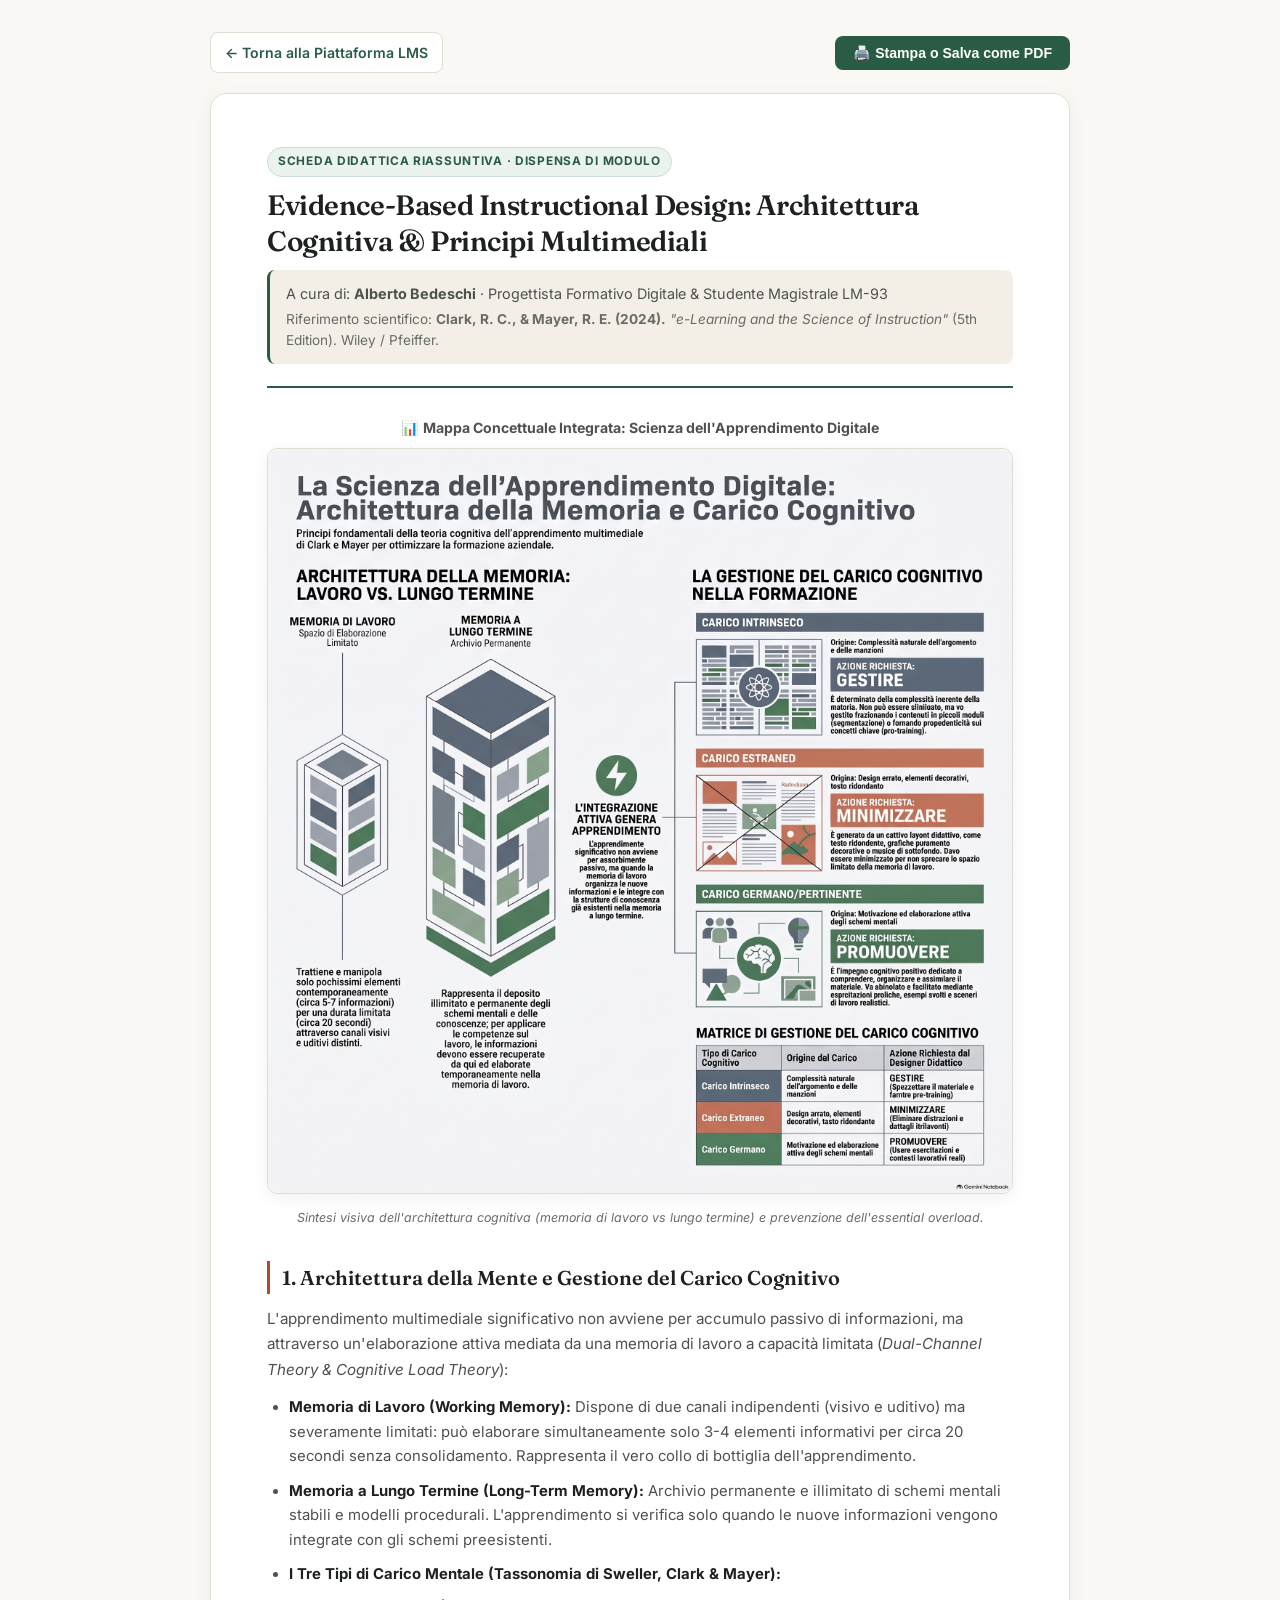
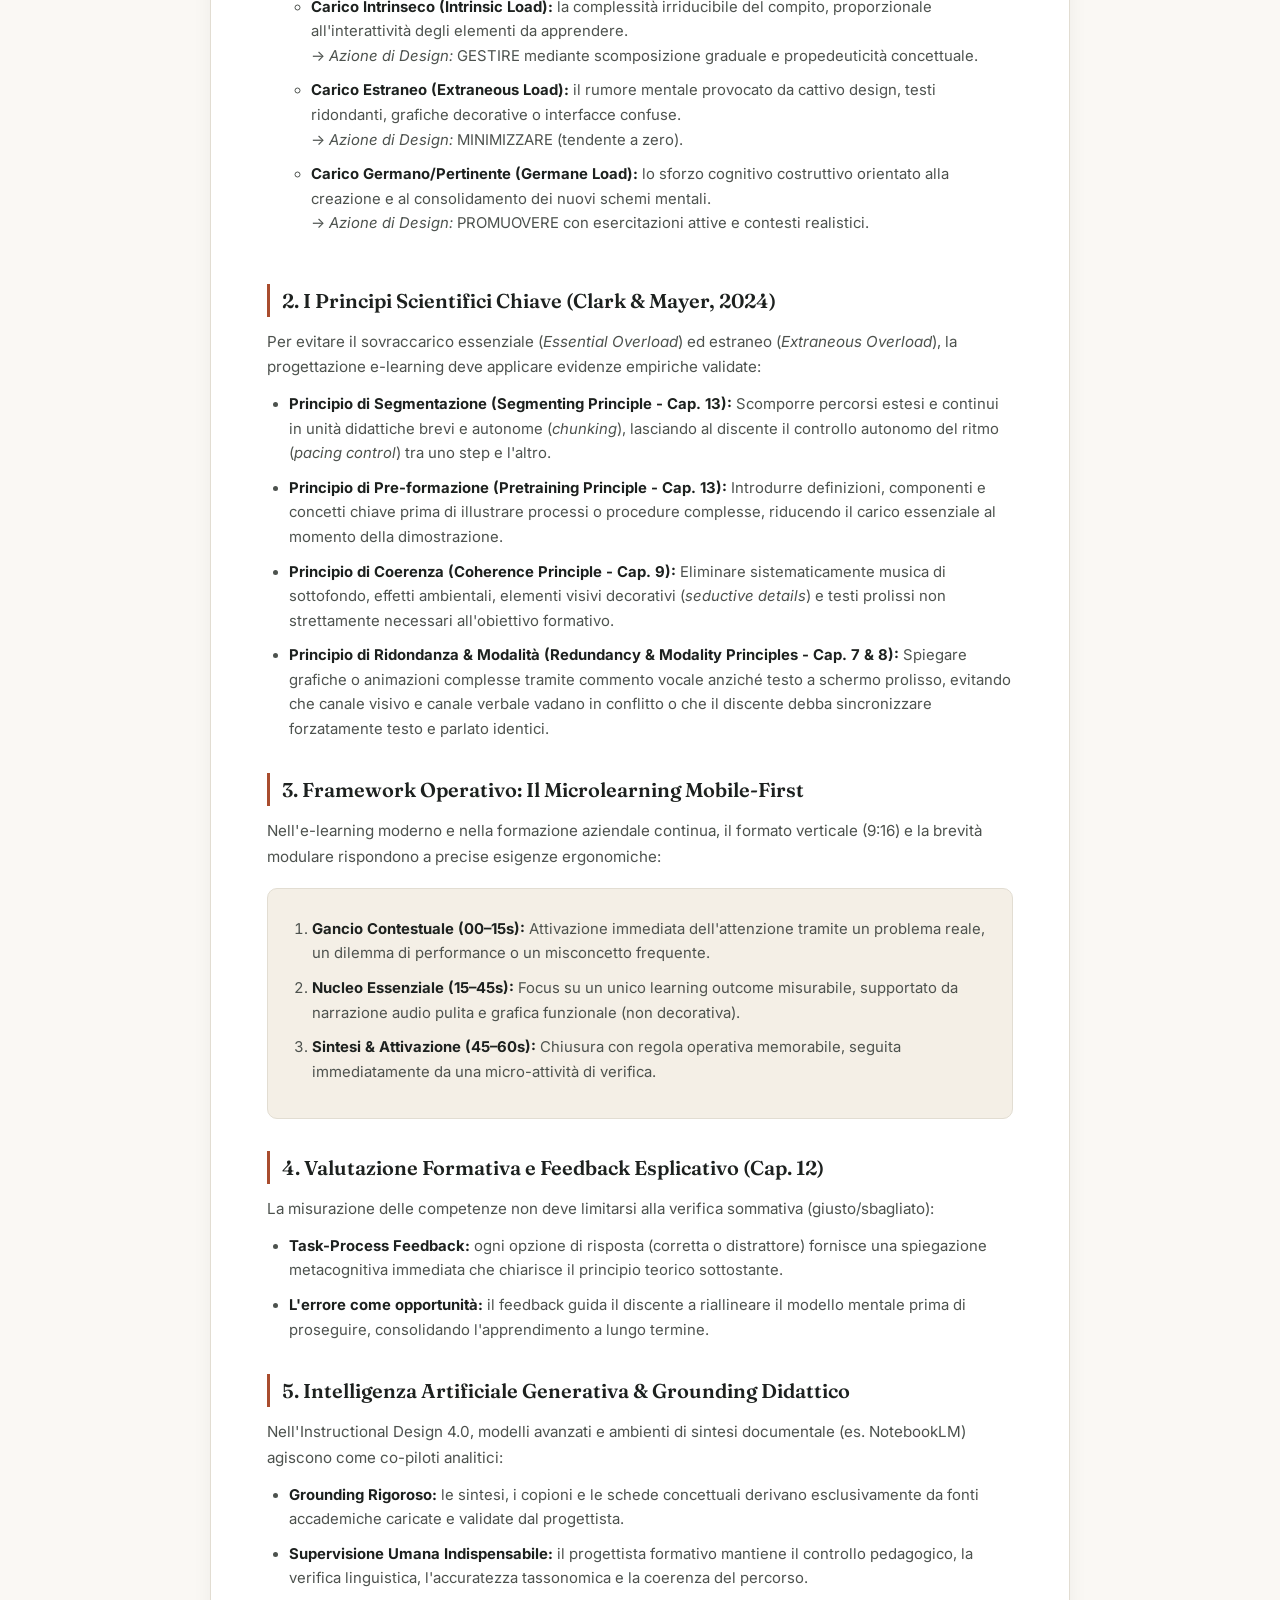
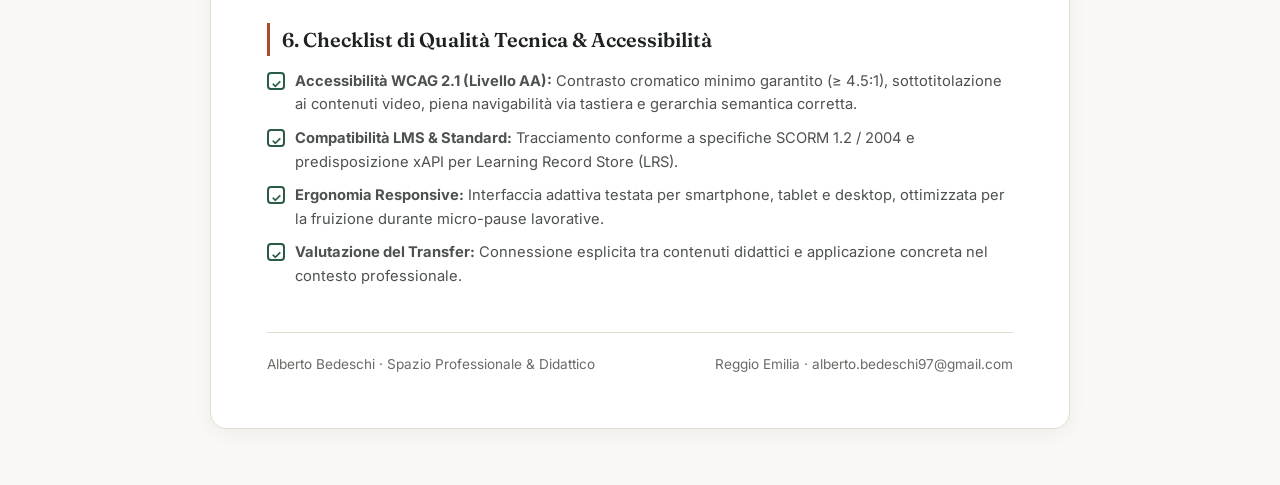
<file: dispensa_didattica_riassuntiva.html>
<!DOCTYPE html>
<html lang="it">
<head>
  <meta charset="UTF-8">
  <meta name="viewport" content="width=device-width, initial-scale=1.0">
  <title>Scheda Didattica Riassuntiva · Evidence-Based Instructional Design | Alberto Bedeschi</title>
  <meta name="description" content="Scheda didattica riassuntiva: Architettura Cognitiva, Principi di Clark & Mayer (2024), Microlearning Mobile-First e checklist operativa a cura di Alberto Bedeschi.">
  <meta name="theme-color" content="#faf8f4" media="(prefers-color-scheme: light)">
  <meta name="theme-color" content="#121614" media="(prefers-color-scheme: dark)">
  <link rel="icon" href="favicon.svg" type="image/svg+xml">
  <link rel="preconnect" href="https://fonts.googleapis.com">
  <link rel="preconnect" href="https://fonts.gstatic.com" crossorigin>
  <link rel="stylesheet" href="https://fonts.googleapis.com/css2?family=Fraunces:ital,opsz,wght@0,9..144,500;0,9..144,600;1,9..144,500&family=Inter:wght@400;500;600;700&display=swap">
  <script>(function(){var d=document.documentElement,t;try{t=localStorage.getItem('ab-theme')}catch(e){}if(!t)t=window.matchMedia('(prefers-color-scheme: dark)').matches?'dark':'light';d.setAttribute('data-theme',t)})();</script>
  <style>
    :root {
      --bg: #faf8f4;
      --surface: #ffffff;
      --surface-2: #f4efe6;
      --text: #1d211f;
      --text-muted: #4d524e;
      --text-soft: #686c67;
      --border: #e2ddd2;
      --accent: #2a5c45;
      --accent-strong: #1e4231;
      --accent-soft: #eaf3ed;
      --accent-border: #c9dfd1;
      --on-accent: #ffffff;
      --terra: #a94d2e;
      --terra-soft: #fbf0ec;
      --font-serif: "Fraunces", "Charter", Georgia, serif;
      --font-sans: "Inter", -apple-system, BlinkMacSystemFont, "Segoe UI", Roboto, sans-serif;
      color-scheme: light;
    }
    [data-theme="dark"] {
      --bg: #121614;
      --surface: #1a1f1c;
      --surface-2: #212724;
      --text: #ece9e2;
      --text-muted: #bfc3bd;
      --text-soft: #959a94;
      --border: #2c332f;
      --accent: #6dbb93;
      --accent-strong: #8fd0ae;
      --accent-soft: #1d2d25;
      --accent-border: #2d4a3b;
      --on-accent: #0e1a13;
      --terra: #e3916f;
      --terra-soft: #2e211b;
      color-scheme: dark;
    }

    * { box-sizing: border-box; margin: 0; padding: 0; }

    body {
      font-family: var(--font-sans);
      background-color: var(--bg);
      color: var(--text);
      line-height: 1.65;
      padding: 32px 18px 56px;
      -webkit-font-smoothing: antialiased;
    }

    .toolbar-nav {
      max-width: 860px;
      margin: 0 auto 20px;
      display: flex;
      justify-content: space-between;
      align-items: center;
      gap: 12px;
      flex-wrap: wrap;
    }

    .btn-back {
      display: inline-flex;
      align-items: center;
      gap: 8px;
      font-size: 0.88rem;
      font-weight: 600;
      color: var(--accent);
      text-decoration: none;
      padding: 8px 14px;
      border-radius: 8px;
      background: var(--surface);
      border: 1px solid var(--border);
      transition: all 0.2s ease;
    }
    .btn-back:hover {
      background: var(--surface-2);
      color: var(--terra);
    }

    .btn-print {
      display: inline-flex;
      align-items: center;
      gap: 8px;
      background: var(--accent);
      color: var(--on-accent);
      border: none;
      padding: 9px 18px;
      border-radius: 8px;
      font-size: 0.88rem;
      font-weight: 600;
      cursor: pointer;
      transition: background-color 0.2s ease, transform 0.15s ease;
    }
    .btn-print:hover {
      background: var(--accent-strong);
    }
    .btn-print:active {
      transform: translateY(1px);
    }

    .sheet {
      max-width: 860px;
      margin: 0 auto;
      background: var(--surface);
      padding: 52px 56px;
      border-radius: 16px;
      border: 1px solid var(--border);
      box-shadow: 0 4px 20px rgba(0, 0, 0, 0.05);
    }

    .header {
      border-bottom: 2px solid var(--accent);
      padding-bottom: 22px;
      margin-bottom: 28px;
    }

    .badge {
      display: inline-block;
      background: var(--accent-soft);
      color: var(--accent);
      border: 1px solid var(--accent-border);
      font-size: 0.74rem;
      font-weight: 700;
      text-transform: uppercase;
      letter-spacing: 0.06em;
      padding: 4px 10px;
      border-radius: 999px;
      margin-bottom: 10px;
    }

    h1 {
      font-family: var(--font-serif);
      font-size: 1.75rem;
      font-weight: 600;
      color: var(--text);
      line-height: 1.3;
      letter-spacing: -0.015em;
      margin-bottom: 10px;
    }

    .meta-box {
      font-size: 0.9rem;
      color: var(--text-muted);
      line-height: 1.6;
      background: var(--surface-2);
      padding: 12px 16px;
      border-radius: 8px;
      border-left: 3px solid var(--accent);
      margin-top: 10px;
    }

    h2 {
      font-family: var(--font-serif);
      font-size: 1.25rem;
      font-weight: 600;
      color: var(--text);
      margin-top: 32px;
      margin-bottom: 12px;
      border-left: 3px solid var(--terra);
      padding-left: 12px;
    }

    p {
      font-size: 0.95rem;
      color: var(--text-muted);
      margin-bottom: 12px;
      line-height: 1.7;
    }

    ul, ol {
      margin: 10px 0 16px 22px;
      display: grid;
      gap: 10px;
    }

    li {
      font-size: 0.93rem;
      color: var(--text-muted);
      line-height: 1.65;
    }
    li strong {
      color: var(--text);
    }

    .callout {
      background: var(--surface-2);
      border: 1px solid var(--border);
      border-radius: 10px;
      padding: 18px 22px;
      margin: 18px 0;
    }
    .callout-title {
      font-size: 0.95rem;
      font-weight: 700;
      color: var(--text);
      margin-bottom: 8px;
    }

    .checklist-grid {
      display: grid;
      gap: 10px;
      margin: 14px 0;
    }
    .checklist-item {
      display: flex;
      align-items: flex-start;
      gap: 10px;
      font-size: 0.92rem;
      color: var(--text-muted);
      line-height: 1.6;
    }
    .checklist-box {
      flex-shrink: 0;
      width: 18px;
      height: 18px;
      border: 2px solid var(--accent);
      border-radius: 4px;
      display: grid;
      place-items: center;
      margin-top: 2px;
      color: var(--accent);
      font-weight: 700;
      font-size: 0.75rem;
    }

    .footer-stamp {
      margin-top: 44px;
      padding-top: 20px;
      border-top: 1px solid var(--border);
      font-size: 0.85rem;
      color: var(--text-soft);
      display: flex;
      justify-content: space-between;
      flex-wrap: wrap;
      gap: 8px;
    }

    @media (max-width: 680px) {
      body { padding: 16px 12px 32px; }
      .sheet { padding: 28px 20px; border-radius: 12px; }
      h1 { font-size: 1.45rem; }
    }

    @media print {
      :root, [data-theme="dark"] {
        --bg: #ffffff;
        --surface: #ffffff;
        --surface-2: #f4efe6;
        --text: #111111;
        --text-muted: #2d312e;
        --text-soft: #555555;
        --border: #d0d0d0;
        --accent: #2a5c45;
        --accent-soft: #eaf3ed;
        --accent-border: #c9dfd1;
        --terra: #a94d2e;
        --terra-soft: #fbf0ec;
        color-scheme: light;
      }
      .no-print { display: none !important; }
      body { padding: 0 !important; background: #ffffff !important; }
      .sheet {
        box-shadow: none !important;
        border: none !important;
        padding: 0 !important;
        max-width: none !important;
      }
      h2 { break-after: avoid; }
      .callout, .meta-box, .infographic-preview { break-inside: avoid; }
    }
  </style>
</head>
<body>
  <div class="toolbar-nav no-print">
    <a href="lms.html" class="btn-back">← Torna alla Piattaforma LMS</a>
    <button type="button" class="btn-print" onclick="window.print()">🖨️ Stampa o Salva come PDF</button>
  </div>

  <main class="sheet">
    <header class="header">
      <span class="badge">Scheda Didattica Riassuntiva · Dispensa di Modulo</span>
      <h1>Evidence-Based Instructional Design: Architettura Cognitiva &amp; Principi Multimediali</h1>
      <div class="meta-box">
        <div>A cura di: <strong>Alberto Bedeschi</strong> · Progettista Formativo Digitale &amp; Studente Magistrale LM-93</div>
        <div style="font-size: 0.85rem; margin-top: 4px; color: var(--text-soft);">
          Riferimento scientifico: <strong>Clark, R. C., &amp; Mayer, R. E. (2024).</strong> <em>"e-Learning and the Science of Instruction"</em> (5th Edition). Wiley / Pfeiffer.
        </div>
      </div>
    </header>

    <div class="infographic-preview" style="margin: 20px 0 28px 0; text-align: center; break-inside: avoid;">
      <p style="font-size: 0.88rem; font-weight: 600; color: var(--text-muted); margin-bottom: 8px;">
        📊 <strong>Mappa Concettuale Integrata: Scienza dell'Apprendimento Digitale</strong>
      </p>
      <a href="moduli-formativi/corso-clark-mayer/scienza_apprendimento_digitale.png" target="_blank" rel="noopener" title="Visualizza ad alta risoluzione" style="display:inline-block; border-radius:10px; overflow:hidden; border:1px solid var(--border); box-shadow: 0 4px 16px rgba(0,0,0,0.06);">
        <img src="moduli-formativi/corso-clark-mayer/scienza_apprendimento_digitale.png" alt="Mappa concettuale Scienza dell'Apprendimento Digitale" style="max-width:100%; height:auto; display:block; border-radius:10px;">
      </a>
      <p style="font-size: 0.78rem; color: var(--text-soft); margin-top: 6px;">
        <em>Sintesi visiva dell'architettura cognitiva (memoria di lavoro vs lungo termine) e prevenzione dell'essential overload.</em>
      </p>
    </div>

    <section>
      <h2>1. Architettura della Mente e Gestione del Carico Cognitivo</h2>
      <p>L'apprendimento multimediale significativo non avviene per accumulo passivo di informazioni, ma attraverso un'elaborazione attiva mediata da una memoria di lavoro a capacità limitata (<em>Dual-Channel Theory &amp; Cognitive Load Theory</em>):</p>
      <ul>
        <li>
          <strong>Memoria di Lavoro (Working Memory):</strong> Dispone di due canali indipendenti (visivo e uditivo) ma severamente limitati: può elaborare simultaneamente solo 3-4 elementi informativi per circa 20 secondi senza consolidamento. Rappresenta il vero collo di bottiglia dell'apprendimento.
        </li>
        <li>
          <strong>Memoria a Lungo Termine (Long-Term Memory):</strong> Archivio permanente e illimitato di schemi mentali stabili e modelli procedurali. L'apprendimento si verifica solo quando le nuove informazioni vengono integrate con gli schemi preesistenti.
        </li>
        <li>
          <strong>I Tre Tipi di Carico Mentale (Tassonomia di Sweller, Clark &amp; Mayer):</strong>
          <ul style="margin-top: 8px;">
            <li><strong>Carico Intrinseco (Intrinsic Load):</strong> la complessità irriducibile del compito, proporzionale all'interattività degli elementi da apprendere. <br>→ <em>Azione di Design:</em> GESTIRE mediante scomposizione graduale e propedeuticità concettuale.</li>
            <li><strong>Carico Estraneo (Extraneous Load):</strong> il rumore mentale provocato da cattivo design, testi ridondanti, grafiche decorative o interfacce confuse. <br>→ <em>Azione di Design:</em> MINIMIZZARE (tendente a zero).</li>
            <li><strong>Carico Germano/Pertinente (Germane Load):</strong> lo sforzo cognitivo costruttivo orientato alla creazione e al consolidamento dei nuovi schemi mentali. <br>→ <em>Azione di Design:</em> PROMUOVERE con esercitazioni attive e contesti realistici.</li>
          </ul>
        </li>
      </ul>
    </section>

    <section>
      <h2>2. I Principi Scientifici Chiave (Clark &amp; Mayer, 2024)</h2>
      <p>Per evitare il sovraccarico essenziale (<em>Essential Overload</em>) ed estraneo (<em>Extraneous Overload</em>), la progettazione e-learning deve applicare evidenze empiriche validate:</p>
      <ul>
        <li><strong>Principio di Segmentazione (Segmenting Principle - Cap. 13):</strong> Scomporre percorsi estesi e continui in unità didattiche brevi e autonome (<em>chunking</em>), lasciando al discente il controllo autonomo del ritmo (<em>pacing control</em>) tra uno step e l'altro.</li>
        <li><strong>Principio di Pre-formazione (Pretraining Principle - Cap. 13):</strong> Introdurre definizioni, componenti e concetti chiave prima di illustrare processi o procedure complesse, riducendo il carico essenziale al momento della dimostrazione.</li>
        <li><strong>Principio di Coerenza (Coherence Principle - Cap. 9):</strong> Eliminare sistematicamente musica di sottofondo, effetti ambientali, elementi visivi decorativi (<em>seductive details</em>) e testi prolissi non strettamente necessari all'obiettivo formativo.</li>
        <li><strong>Principio di Ridondanza &amp; Modalità (Redundancy &amp; Modality Principles - Cap. 7 &amp; 8):</strong> Spiegare grafiche o animazioni complesse tramite commento vocale anziché testo a schermo prolisso, evitando che canale visivo e canale verbale vadano in conflitto o che il discente debba sincronizzare forzatamente testo e parlato identici.</li>
      </ul>
    </section>

    <section>
      <h2>3. Framework Operativo: Il Microlearning Mobile-First</h2>
      <p>Nell'e-learning moderno e nella formazione aziendale continua, il formato verticale (9:16) e la brevità modulare rispondono a precise esigenze ergonomiche:</p>
      <div class="callout">
        <ol>
          <li><strong>Gancio Contestuale (00–15s):</strong> Attivazione immediata dell'attenzione tramite un problema reale, un dilemma di performance o un misconcetto frequente.</li>
          <li><strong>Nucleo Essenziale (15–45s):</strong> Focus su un unico learning outcome misurabile, supportato da narrazione audio pulita e grafica funzionale (non decorativa).</li>
          <li><strong>Sintesi &amp; Attivazione (45–60s):</strong> Chiusura con regola operativa memorabile, seguita immediatamente da una micro-attività di verifica.</li>
        </ol>
      </div>
    </section>

    <section>
      <h2>4. Valutazione Formativa e Feedback Esplicativo (Cap. 12)</h2>
      <p>La misurazione delle competenze non deve limitarsi alla verifica sommativa (giusto/sbagliato):</p>
      <ul>
        <li><strong>Task-Process Feedback:</strong> ogni opzione di risposta (corretta o distrattore) fornisce una spiegazione metacognitiva immediata che chiarisce il principio teorico sottostante.</li>
        <li><strong>L'errore come opportunità:</strong> il feedback guida il discente a riallineare il modello mentale prima di proseguire, consolidando l'apprendimento a lungo termine.</li>
      </ul>
    </section>

    <section>
      <h2>5. Intelligenza Artificiale Generativa &amp; Grounding Didattico</h2>
      <p>Nell'Instructional Design 4.0, modelli avanzati e ambienti di sintesi documentale (es. NotebookLM) agiscono come co-piloti analitici:</p>
      <ul>
        <li><strong>Grounding Rigoroso:</strong> le sintesi, i copioni e le schede concettuali derivano esclusivamente da fonti accademiche caricate e validate dal progettista.</li>
        <li><strong>Supervisione Umana Indispensabile:</strong> il progettista formativo mantiene il controllo pedagogico, la verifica linguistica, l'accuratezza tassonomica e la coerenza del percorso.</li>
      </ul>
    </section>

    <section>
      <h2>6. Checklist di Qualità Tecnica &amp; Accessibilità</h2>
      <div class="checklist-grid">
        <div class="checklist-item">
          <div class="checklist-box">✓</div>
          <div><strong>Accessibilità WCAG 2.1 (Livello AA):</strong> Contrasto cromatico minimo garantito (≥ 4.5:1), sottotitolazione ai contenuti video, piena navigabilità via tastiera e gerarchia semantica corretta.</div>
        </div>
        <div class="checklist-item">
          <div class="checklist-box">✓</div>
          <div><strong>Compatibilità LMS &amp; Standard:</strong> Tracciamento conforme a specifiche SCORM 1.2 / 2004 e predisposizione xAPI per Learning Record Store (LRS).</div>
        </div>
        <div class="checklist-item">
          <div class="checklist-box">✓</div>
          <div><strong>Ergonomia Responsive:</strong> Interfaccia adattiva testata per smartphone, tablet e desktop, ottimizzata per la fruizione durante micro-pause lavorative.</div>
        </div>
        <div class="checklist-item">
          <div class="checklist-box">✓</div>
          <div><strong>Valutazione del Transfer:</strong> Connessione esplicita tra contenuti didattici e applicazione concreta nel contesto professionale.</div>
        </div>
      </div>
    </section>

    <footer class="footer-stamp">
      <span>Alberto Bedeschi · Spazio Professionale &amp; Didattico</span>
      <span>Reggio Emilia · alberto.bedeschi97@gmail.com</span>
    </footer>
  </main>
</body>
</html>
</file>
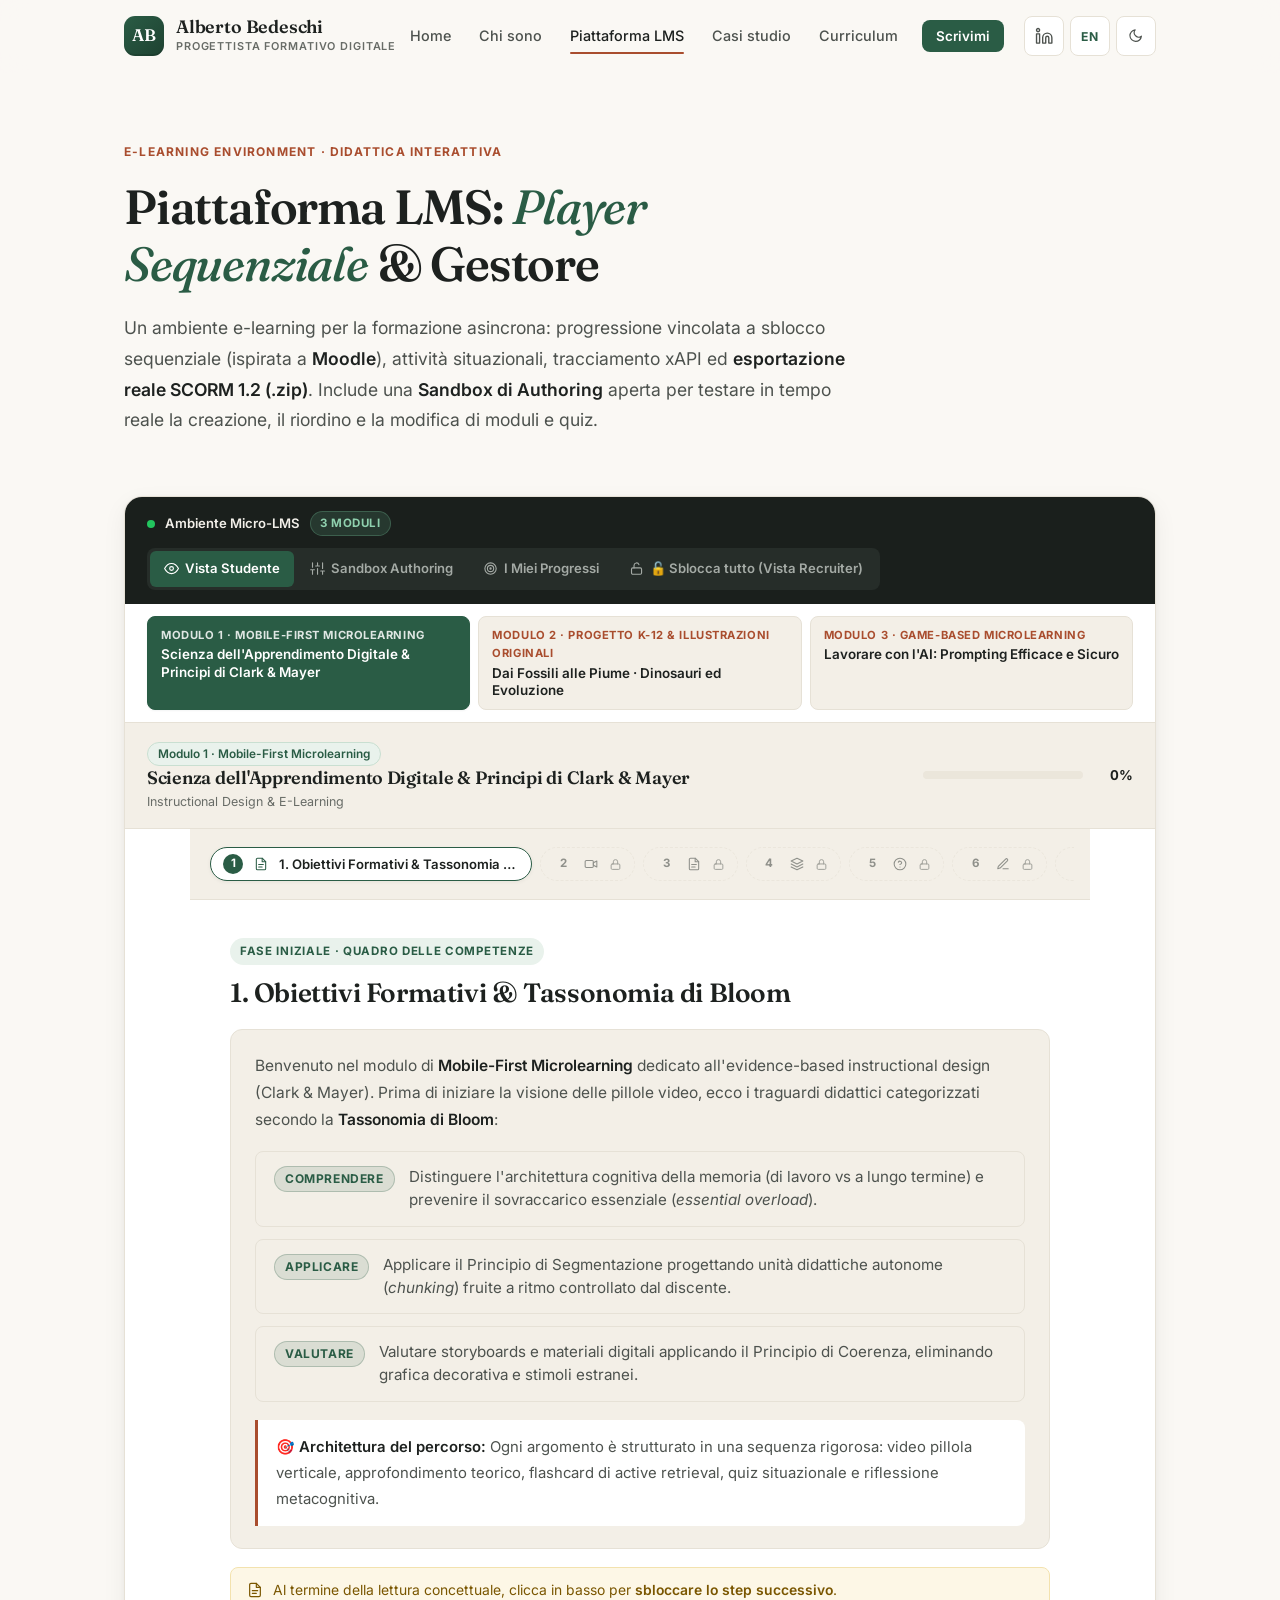
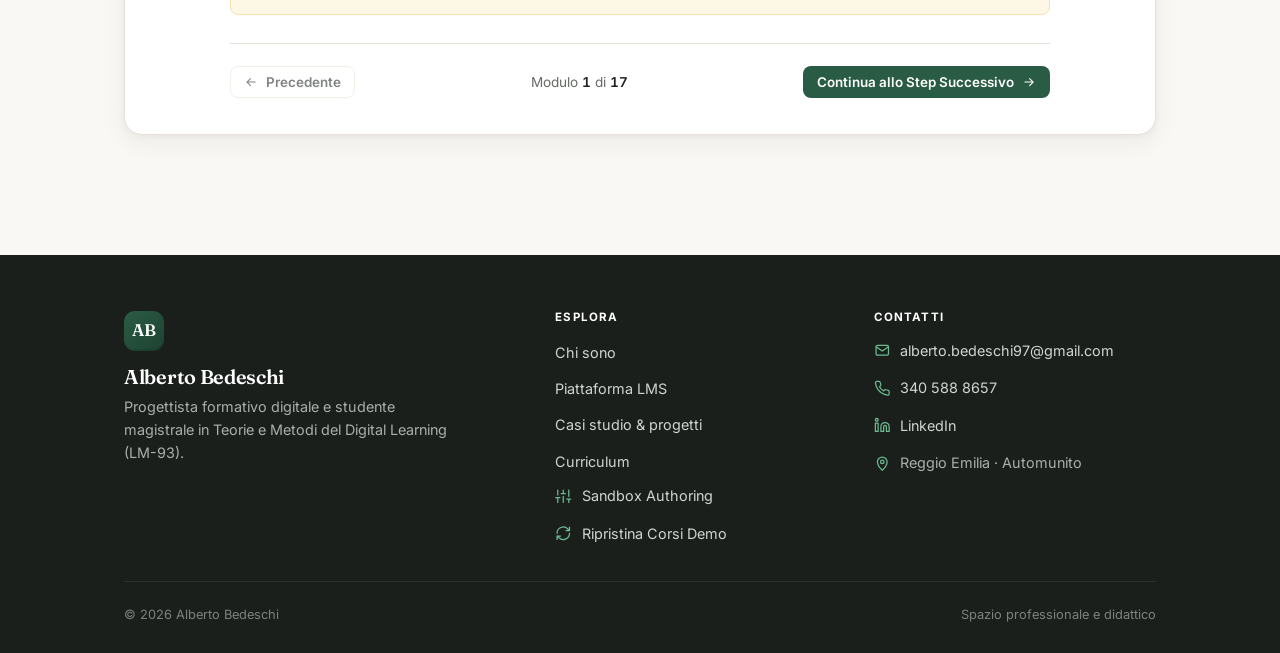
<file: lms.html>
<!DOCTYPE html>
<html lang="it">
<head>
  <meta charset="UTF-8">
  <meta name="viewport" content="width=device-width, initial-scale=1.0">
  <title>Piattaforma LMS &amp; Gestore Pillole | Alberto Bedeschi</title>
  <meta name="description" content="Ambiente di apprendimento microlearning: simulatore LMS con sblocco sequenziale automatico, player studenti e authoring tool per la creazione delle pillole formative.">
  <meta name="author" content="Alberto Bedeschi">
  <meta name="theme-color" content="#faf8f4" media="(prefers-color-scheme: light)">
  <meta name="theme-color" content="#121614" media="(prefers-color-scheme: dark)">
  <meta property="og:type" content="website">
  <meta property="og:locale" content="it_IT">
  <meta property="og:site_name" content="Alberto Bedeschi — Portfolio">
  <meta property="og:title" content="Piattaforma LMS &amp; Microlearning | Alberto Bedeschi">
  <meta property="og:description" content="Simulatore LMS con sblocco sequenziale vincolato, esportazione SCORM 1.2, log xAPI e strumento di authoring didattico.">
  <meta property="og:image" content="https://albib97.github.io/og-card.png">
  <meta property="og:image:width" content="1200">
  <meta property="og:image:height" content="630">
  <meta name="twitter:card" content="summary_large_image">
  <meta name="twitter:image" content="https://albib97.github.io/og-card.png">
  <link rel="icon" href="favicon.svg" type="image/svg+xml">
  <link rel="preconnect" href="https://fonts.googleapis.com">
  <link rel="preconnect" href="https://fonts.gstatic.com" crossorigin>
  <link rel="stylesheet" href="https://fonts.googleapis.com/css2?family=Fraunces:ital,opsz,wght@0,9..144,500;0,9..144,600;1,9..144,500&family=Inter:wght@400;500;600;700&display=swap">
  <link rel="stylesheet" href="styles.css?v=20261119b">
  <script>(function(){var d=document.documentElement,t;d.classList.add('js');try{t=localStorage.getItem('ab-theme')}catch(e){}if(!t)t=window.matchMedia('(prefers-color-scheme: dark)').matches?'dark':'light';d.setAttribute('data-theme',t)})();</script>
</head>
<body>
  <a class="skip-link" href="#main">Salta al contenuto</a>

  <!-- Global Header -->
  <header class="site-header">
    <div class="container nav-wrapper">
      <a href="index.html" class="brand" aria-label="Alberto Bedeschi, torna alla Home">
        <span class="brand-mark" aria-hidden="true">AB</span>
        <span class="brand-text">
          <span class="brand-name">Alberto Bedeschi</span>
          <span class="brand-role" data-i18n="brand.role">Progettista Formativo Digitale</span>
        </span>
      </a>
      <nav id="site-nav" class="site-nav" aria-label="Navigazione principale">
        <ul class="nav-menu">
          <li><a href="index.html" data-i18n="nav.home">Home</a></li>
          <li><a href="chi-sono.html" data-i18n="nav.about">Chi sono</a></li>
          <li><a href="lms.html" aria-current="page" data-i18n="nav.lms">Piattaforma LMS</a></li>
          <li><a href="progetti.html" data-i18n="nav.projects">Casi studio</a></li>
          <li><a href="profilo.html" data-i18n="nav.cv">Curriculum</a></li>
          <li><a href="mailto:alberto.bedeschi97@gmail.com" class="btn btn-primary btn-sm nav-cta" data-contact-trigger data-i18n="nav.cta">Scrivimi</a></li>
        </ul>
      </nav>
      <div class="nav-actions">
        <a href="https://www.linkedin.com/in/alberto-bedeschi" target="_blank" rel="noopener noreferrer" class="icon-btn" aria-label="Profilo LinkedIn" title="LinkedIn">
          <svg class="icon" aria-hidden="true"><use href="#i-linkedin"></use></svg>
        </a>
        <button class="icon-btn lang-toggle" type="button" data-lang-toggle aria-label="Switch language to English" title="Switch language (IT / EN)">EN</button>
        <button class="icon-btn theme-toggle" type="button" data-theme-toggle aria-label="Attiva tema scuro">
          <svg class="icon icon-moon" aria-hidden="true"><use href="#i-moon"></use></svg>
          <svg class="icon icon-sun" aria-hidden="true"><use href="#i-sun"></use></svg>
        </button>
        <button class="icon-btn nav-toggle" type="button" aria-expanded="false" aria-controls="site-nav" aria-label="Apri menu">
          <span class="nav-toggle-bars" aria-hidden="true"><span></span><span></span><span></span></span>
        </button>
      </div>
    </div>
  </header>

  <main id="main">
    <section class="page-intro">
      <div class="container reveal">
        <div class="intro-tag" data-i18n="lms.tag">E-Learning Environment · Didattica Interattiva</div>
        <h1 class="intro-title" data-i18n-html="lms.title">Piattaforma LMS: <em>Player Sequenziale</em> &amp; Gestore</h1>
        <p class="intro-lead" data-i18n-html="lms.lead">
          Un ambiente e-learning per la formazione asincrona: progressione vincolata a sblocco sequenziale (ispirata a <strong>Moodle</strong>), attività situazionali, tracciamento xAPI ed <strong>esportazione reale SCORM 1.2 (.zip)</strong>. Include una <strong>Sandbox di Authoring</strong> aperta per testare in tempo reale la creazione, il riordino e la modifica di moduli e quiz.
        </p>
      </div>
    </section>

    <section class="section-tight">
      <div class="container">
        <!-- LMS Container -->
        <div class="lms-box reveal">

          <!-- Top Toolbar -->
          <div class="lms-toolbar">
            <div class="lms-toolbar-brand">
              <span class="status-dot" aria-hidden="true"></span>
              <span>Ambiente Micro-LMS</span>
              <span class="lms-toolbar-count" id="lmsCourseCount">3 moduli</span>
            </div>

            <div class="lms-switch-group" role="tablist" aria-label="Modalità piattaforma">
              <button class="lms-switch-btn active" id="btnModePlayer" type="button" role="tab" aria-selected="true" onclick="setLmsMode('player')">
                <svg class="icon" aria-hidden="true"><use href="#i-eye"></use></svg>
                <span>Vista Studente</span>
              </button>
              <button class="lms-switch-btn" id="btnModeEditor" type="button" role="tab" aria-selected="false" onclick="setLmsMode('editor')">
                <svg class="icon" aria-hidden="true"><use href="#i-sliders"></use></svg>
                <span>Sandbox Authoring</span>
              </button>
              <button class="lms-switch-btn" id="btnAnalytics" type="button" onclick="openAnalyticsModal()" title="Visualizza Learning Analytics e Diario di Bordo">
                <svg class="icon" aria-hidden="true"><use href="#i-target"></use></svg>
                <span>I Miei Progressi</span>
              </button>
              <button class="lms-switch-btn" id="btnRecruiterUnlock" type="button" onclick="unlockAllRecruiterMode()" title="Sblocca istantaneamente tutti i moduli per la consultazione rapida HR">
                <svg class="icon" aria-hidden="true"><use href="#i-unlock"></use></svg>
                <span>🔓 Sblocca tutto <span class="switch-long">(Vista Recruiter)</span></span>
              </button>
            </div>
          </div>

          <!-- Quick Module Selector Tabs (keeps all courses visible at a glance) -->
          <nav class="lms-course-tabs" id="lmsCourseTabs" aria-label="Selezione rapida moduli formativi">
            <!-- Populated by JS -->
          </nav>

          <!-- 1. STUDENT PLAYER VIEW -->
          <div id="lmsPlayerView" class="lms-player">
            <div class="lms-header-info">
              <div>
                <span class="badge badge-green" id="lmsCourseBadge">Percorso a sblocco sequenziale</span>
                <h2 class="lms-course-title" id="lmsCourseTitleHeader">Caricamento in corso...</h2>
                <div class="lms-course-cat" id="lmsCourseCatHeader">Microlearning didattico</div>
              </div>
              <div class="lms-progress">
                <div class="lms-progress-track" aria-hidden="true">
                  <div id="lmsProgressFill" class="lms-progress-fill"></div>
                </div>
                <span id="lmsProgressText" class="lms-progress-text" aria-label="Progresso completamento">0%</span>
              </div>
            </div>

            <div class="lms-grid-body">
              <!-- Horizontal Stepper (Skilla-Style) -->
              <nav class="lms-syllabus" id="lmsSyllabusCol" aria-label="Progressione moduli del percorso">
                <ul class="syllabus-list" id="lmsNavList" role="list">
                  <!-- Populated by JS with accessible buttons -->
                </ul>
              </nav>

              <!-- Main Content Area -->
              <div class="lms-view-content">
                <div id="lmsStepContent" class="lms-step-area">
                  <!-- Active Step content injected by JS -->
                </div>

                <div class="lms-footer-controls">
                  <button class="btn btn-secondary btn-sm" id="btnPrev" type="button" onclick="prevStep()">
                    <svg class="icon" aria-hidden="true"><use href="#i-arrow-left"></use></svg>Precedente
                  </button>
                  <span class="lms-step-counter">
                    Modulo <strong id="currentStepNum">1</strong> di <strong id="totalStepsNum">1</strong>
                  </span>
                  <button class="btn btn-primary btn-sm" id="btnNext" type="button" onclick="nextStep()">
                    Segna come completato &amp; Continua <svg class="icon" aria-hidden="true"><use href="#i-arrow-right"></use></svg>
                  </button>
                </div>
              </div>
            </div>
          </div>

          <!-- 2. GESTORE / AUTHORING EDITOR VIEW -->
          <div id="lmsEditorView" class="editor-panel" hidden>
            <!-- Sandbox Informative Banner -->
            <div class="sandbox-banner">
              <div class="sandbox-banner-icon">
                <svg class="icon" aria-hidden="true"><use href="#i-bulb"></use></svg>
              </div>
              <div class="sandbox-banner-text">
                <strong>🛠️ Modalità Sandbox Didattico (Micro-Authoring):</strong>
                Tutte le modifiche, creazioni ed eliminazioni di step avvengono in tempo reale nella memoria locale del tuo browser (<code>localStorage</code>) e non alterano il sito pubblico. Puoi testare la sequenzialità, esportare il file aggiornato <code>courses.json</code> o ripristinare i corsi demo in qualsiasi momento.
              </div>
            </div>

            <div class="editor-head">
              <div>
                <h2>Authoring Tool: Gestione Pillole Didattiche</h2>
                <p>Personalizza i testi pedagogici, riordina gli step, collega link a video YouTube/Vimeo, crea flashcard e riflessioni, o esporta i corsi.</p>
              </div>
              <div class="btn-bar">
                <button class="btn btn-primary btn-sm" type="button" onclick="exportScorm12Package()" title="Genera e scarica un pacchetto SCORM 1.2 (.zip) reale con imsmanifest.xml pronto per Moodle o TalentLMS">
                  <svg class="icon" aria-hidden="true"><use href="#i-award"></use></svg>Esporta SCORM 1.2 (.zip)
                </button>
                <button class="btn btn-secondary btn-sm" type="button" onclick="exportCoursesJSON()" title="Scarica il file courses.json pronto per l'aggiornamento">
                  <svg class="icon" aria-hidden="true"><use href="#i-download"></use></svg>Esporta courses.json
                </button>
                <button class="btn btn-secondary btn-sm" type="button" onclick="triggerImportJSON()" title="Carica corsi da un file JSON salvato">
                  <svg class="icon" aria-hidden="true"><use href="#i-upload"></use></svg>Importa JSON
                </button>
                <input type="file" id="lmsFileInput" accept=".json" style="display:none" onchange="importCoursesFromFile(event)">
                <button class="btn btn-secondary btn-sm" type="button" onclick="exportXApiLog()" title="Esporta log delle attività didattiche in formato xAPI Statement (JSON)">
                  <svg class="icon" aria-hidden="true"><use href="#i-layers"></use></svg>Log xAPI
                </button>
                <button class="btn btn-secondary btn-sm" type="button" onclick="handleResetCourses()" title="Ripristina i corsi e progressi originali">
                  <svg class="icon" aria-hidden="true"><use href="#i-refresh"></use></svg>Ripristina Demo
                </button>
                <button class="btn btn-terra btn-sm" type="button" onclick="handleCreateNewCourse()">
                  <svg class="icon" aria-hidden="true"><use href="#i-plus"></use></svg>Nuova Pillola Formativa
                </button>
              </div>
            </div>

            <!-- Course Meta Card -->
            <div class="editor-card">
              <div class="editor-card-head">
                <h3>Metadati della Pillola Attiva</h3>
                <button class="btn btn-primary btn-sm" type="button" onclick="saveCourseMeta()">
                  <svg class="icon" aria-hidden="true"><use href="#i-check"></use></svg>Salva Intestazione
                </button>
              </div>
              <div class="editor-grid">
                <div class="form-group">
                  <label class="form-label" for="editCourseTitle">Titolo della Pillola Formativa:</label>
                  <input type="text" class="form-input" id="editCourseTitle">
                </div>
                <div class="form-group">
                  <label class="form-label" for="editCourseBadge">Etichetta Modulo (es. Modulo 1 · Microlearning):</label>
                  <input type="text" class="form-input" id="editCourseBadge">
                </div>
                <div class="form-group full">
                  <label class="form-label" for="editCourseCategory">Categoria Didattica / Ambito:</label>
                  <input type="text" class="form-input" id="editCourseCategory">
                </div>
              </div>
            </div>

            <!-- Steps List Card -->
            <div class="editor-card">
              <div class="editor-card-head">
                <h3>Sequenza Didattica del Percorso</h3>
                <div class="btn-bar">
                  <button class="btn btn-secondary btn-sm" type="button" onclick="addNewStepDirectly('video')">+ Video</button>
                  <button class="btn btn-secondary btn-sm" type="button" onclick="addNewStepDirectly('text')">+ Testo</button>
                  <button class="btn btn-secondary btn-sm" type="button" onclick="addNewStepDirectly('flashcard')">+ Flashcard</button>
                  <button class="btn btn-secondary btn-sm" type="button" onclick="addNewStepDirectly('game')">+ Gioco a Bivi</button>
                  <button class="btn btn-secondary btn-sm" type="button" onclick="addNewStepDirectly('reflection')">+ Riflessione</button>
                  <button class="btn btn-secondary btn-sm" type="button" onclick="addNewStepDirectly('quiz')">+ Quiz</button>
                </div>
              </div>

              <ul class="step-rows" id="editorStepsList">
                <!-- Populated by JS with reorder (↑ ↓), duplicate, edit, delete -->
              </ul>
            </div>

            <div class="editor-tip">
              <svg class="icon" aria-hidden="true"><use href="#i-bulb"></use></svg>
              <div>
                <strong>Integrazione Contenuti Multimediali:</strong> Clicca sul pulsante <em>"Modifica"</em> accanto a uno step video per incollare il link del tuo video su YouTube (anche impostato con visibilità riservata <em>"Non in elenco"</em>) o Vimeo. Il sistema genererà automaticamente l'incorporamento responsive nel player per i discenti.
              </div>
            </div>
          </div>

        </div>
      </div>
    </section>
  </main>

  <!-- Step Editor Modal Dialog -->
  <dialog class="ui-dialog" id="stepEditModal" aria-labelledby="stepModalTitle">
    <div class="ui-dialog-head">
      <h2 id="stepModalTitle">Modifica Step Formativo</h2>
      <button type="button" class="icon-btn btn-sm" onclick="closeStepModal()" aria-label="Chiudi finestra">
        <svg class="icon" aria-hidden="true"><use href="#i-x"></use></svg>
      </button>
    </div>
    <div class="ui-dialog-body" id="stepEditFields">
      <!-- Injected by JS -->
    </div>
    <div class="ui-dialog-foot">
      <button class="btn btn-secondary btn-sm" type="button" onclick="closeStepModal()">Annulla</button>
      <button class="btn btn-primary btn-sm" type="button" onclick="saveStepModal()">
        <svg class="icon" aria-hidden="true"><use href="#i-check"></use></svg>Salva Modifiche
      </button>
    </div>
  </dialog>

  <!-- Certificate Print Modal Dialog -->
  <dialog class="ui-dialog sm" id="certModal" aria-labelledby="certModalTitle">
    <div class="ui-dialog-head">
      <h2 id="certModalTitle">Attestato di Completamento</h2>
      <button type="button" class="icon-btn btn-sm" onclick="closeCertModal()" aria-label="Chiudi finestra">
        <svg class="icon" aria-hidden="true"><use href="#i-x"></use></svg>
      </button>
    </div>
    <div class="ui-dialog-body" id="certModalBody">
      <!-- Injected by JS -->
    </div>
    <div class="ui-dialog-foot">
      <button class="btn btn-secondary btn-sm" type="button" onclick="closeCertModal()">Chiudi</button>
      <button type="button" class="btn btn-primary btn-sm" onclick="printCertificate()">
        <svg class="icon" aria-hidden="true"><use href="#i-printer"></use></svg>Apri e Stampa Attestato A4
      </button>
    </div>
  </dialog>

  <!-- Modal: Learning Analytics & Progress Summary -->
  <dialog class="ui-dialog" id="analyticsModal" aria-labelledby="analyticsModalTitle">
    <div class="ui-dialog-head">
      <h2 id="analyticsModalTitle">Learning Analytics &amp; Diario di Bordo</h2>
      <button type="button" class="icon-btn btn-sm" onclick="closeAnalyticsModal()" aria-label="Chiudi finestra">
        <svg class="icon" aria-hidden="true"><use href="#i-x"></use></svg>
      </button>
    </div>
    <div class="ui-dialog-body" id="analyticsModalBody">
      <!-- Populated dynamically by JS -->
    </div>
    <div class="ui-dialog-foot">
      <button class="btn btn-secondary btn-sm" type="button" onclick="closeAnalyticsModal()">Chiudi</button>
      <button class="btn btn-primary btn-sm" type="button" onclick="exportXApiLog()">
        <svg class="icon" aria-hidden="true"><use href="#i-layers"></use></svg>Esporta Statement xAPI
      </button>
    </div>
  </dialog>

  <!-- Global Footer -->
  <footer class="site-footer">
    <div class="container">
      <div class="footer-inner">
        <div class="footer-brand">
          <span class="brand-mark" aria-hidden="true">AB</span>
          <h2>Alberto Bedeschi</h2>
          <p data-i18n="footer.bio">Progettista formativo digitale e studente magistrale in Teorie e Metodi del Digital Learning (LM-93).</p>
        </div>
        <div class="footer-col">
          <h3 data-i18n="footer.explore">Esplora</h3>
          <ul>
            <li><a href="chi-sono.html" data-i18n="nav.about">Chi sono</a></li>
            <li><a href="lms.html" data-i18n="nav.lms">Piattaforma LMS</a></li>
            <li><a href="progetti.html" data-i18n="footer.projects">Casi studio &amp; progetti</a></li>
            <li><a href="profilo.html" data-i18n="nav.cv">Curriculum</a></li>
            <li><a href="lms.html" onclick="setLmsMode('editor'); return false;"><svg class="icon" aria-hidden="true"><use href="#i-sliders"></use></svg>Sandbox Authoring</a></li>
            <li><a href="#" onclick="handleResetCourses(); return false;"><svg class="icon" aria-hidden="true"><use href="#i-refresh"></use></svg>Ripristina Corsi Demo</a></li>
          </ul>
        </div>
        <div class="footer-col">
          <h3 data-i18n="footer.contacts">Contatti</h3>
          <ul>
            <li><a href="mailto:alberto.bedeschi97@gmail.com"><svg class="icon" aria-hidden="true"><use href="#i-mail"></use></svg>alberto.bedeschi97@gmail.com</a></li>
            <li><a href="tel:+393405888657"><svg class="icon" aria-hidden="true"><use href="#i-phone"></use></svg>340 588 8657</a></li>
            <li><a href="https://www.linkedin.com/in/alberto-bedeschi" target="_blank" rel="noopener noreferrer"><svg class="icon" aria-hidden="true"><use href="#i-linkedin"></use></svg>LinkedIn</a></li>
            <li><span><svg class="icon" aria-hidden="true"><use href="#i-pin"></use></svg><span data-i18n="footer.location">Reggio Emilia · Automunito</span></span></li>
          </ul>
        </div>
      </div>
      <div class="footer-copy">
        <span>© <span data-year>2026</span> Alberto Bedeschi</span>
        <span data-i18n="footer.tagline">Spazio professionale e didattico</span>
      </div>
    </div>
  </footer>

  <script src="main.js?v=20261119"></script>
  <script src="i18n.js?v=20261119"></script>
  <script src="lms_engine.js?v=20261119"></script>
</body>
</html>
</file>
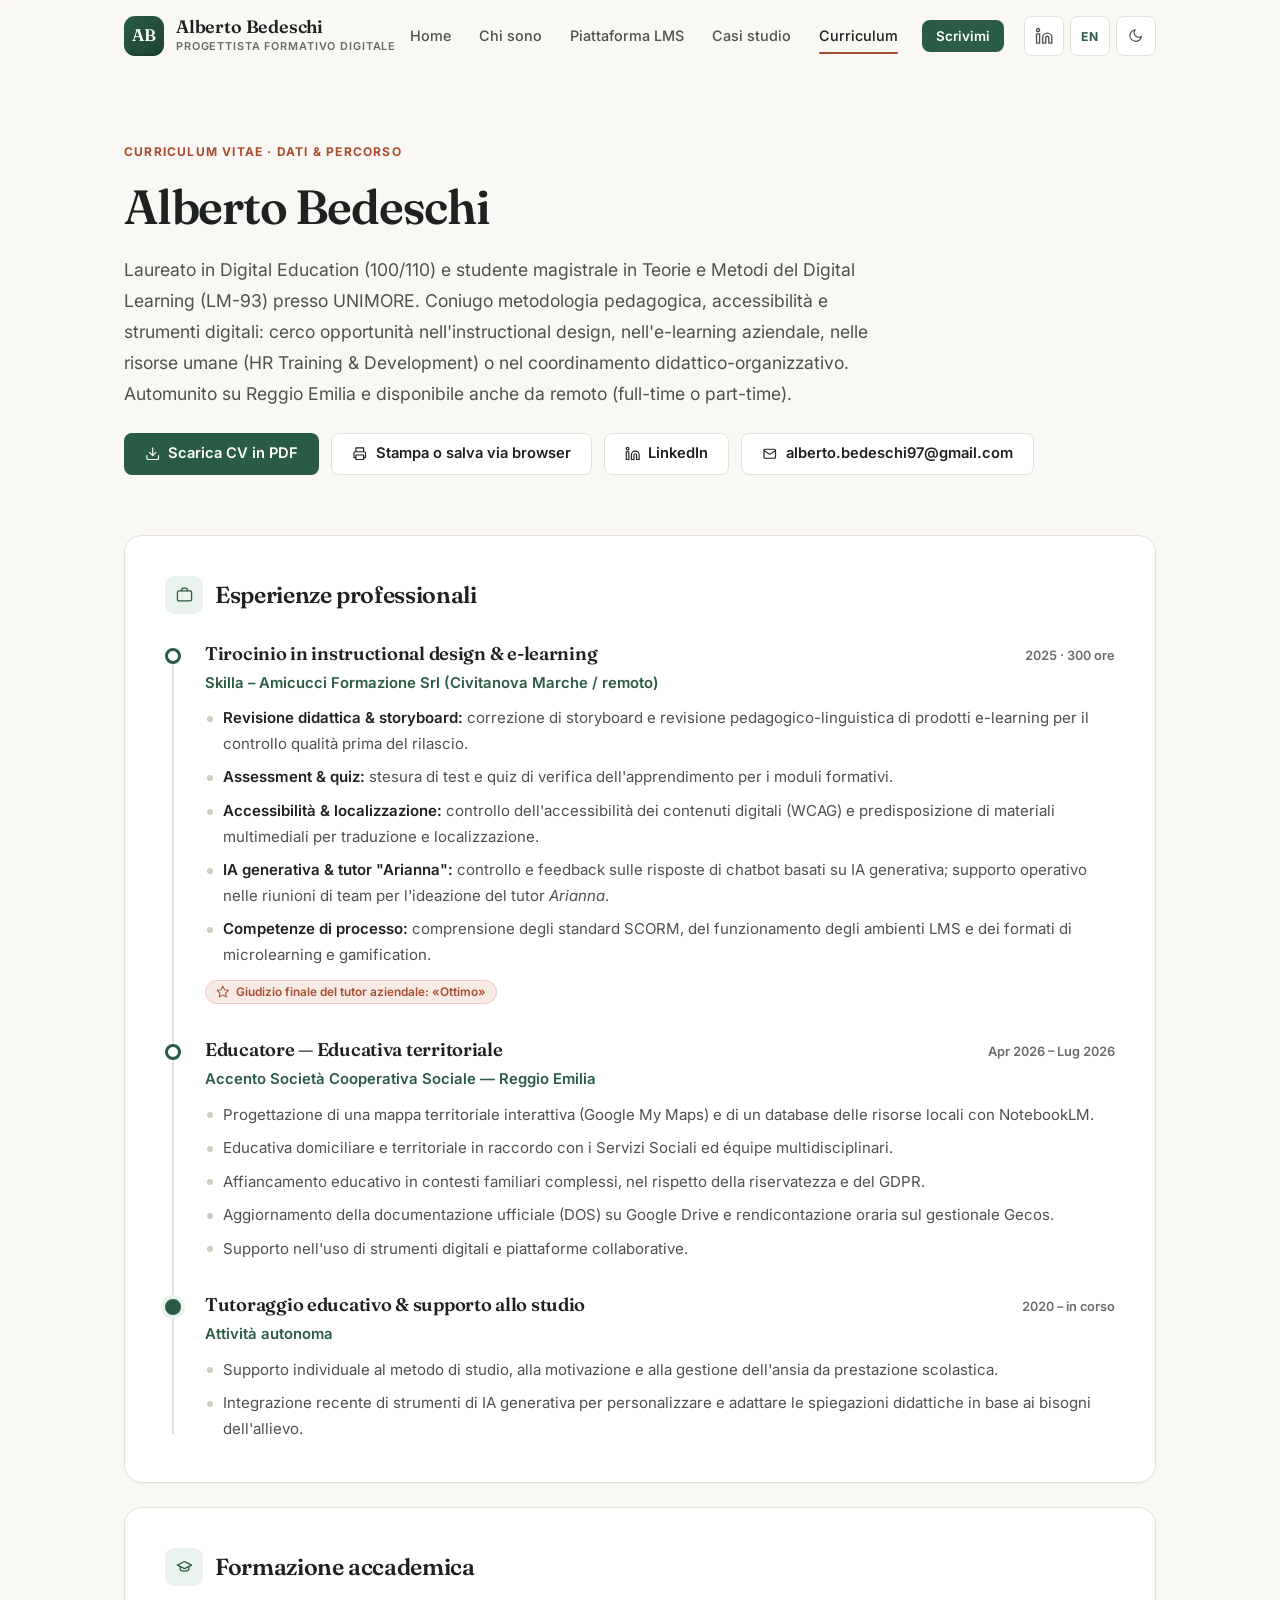
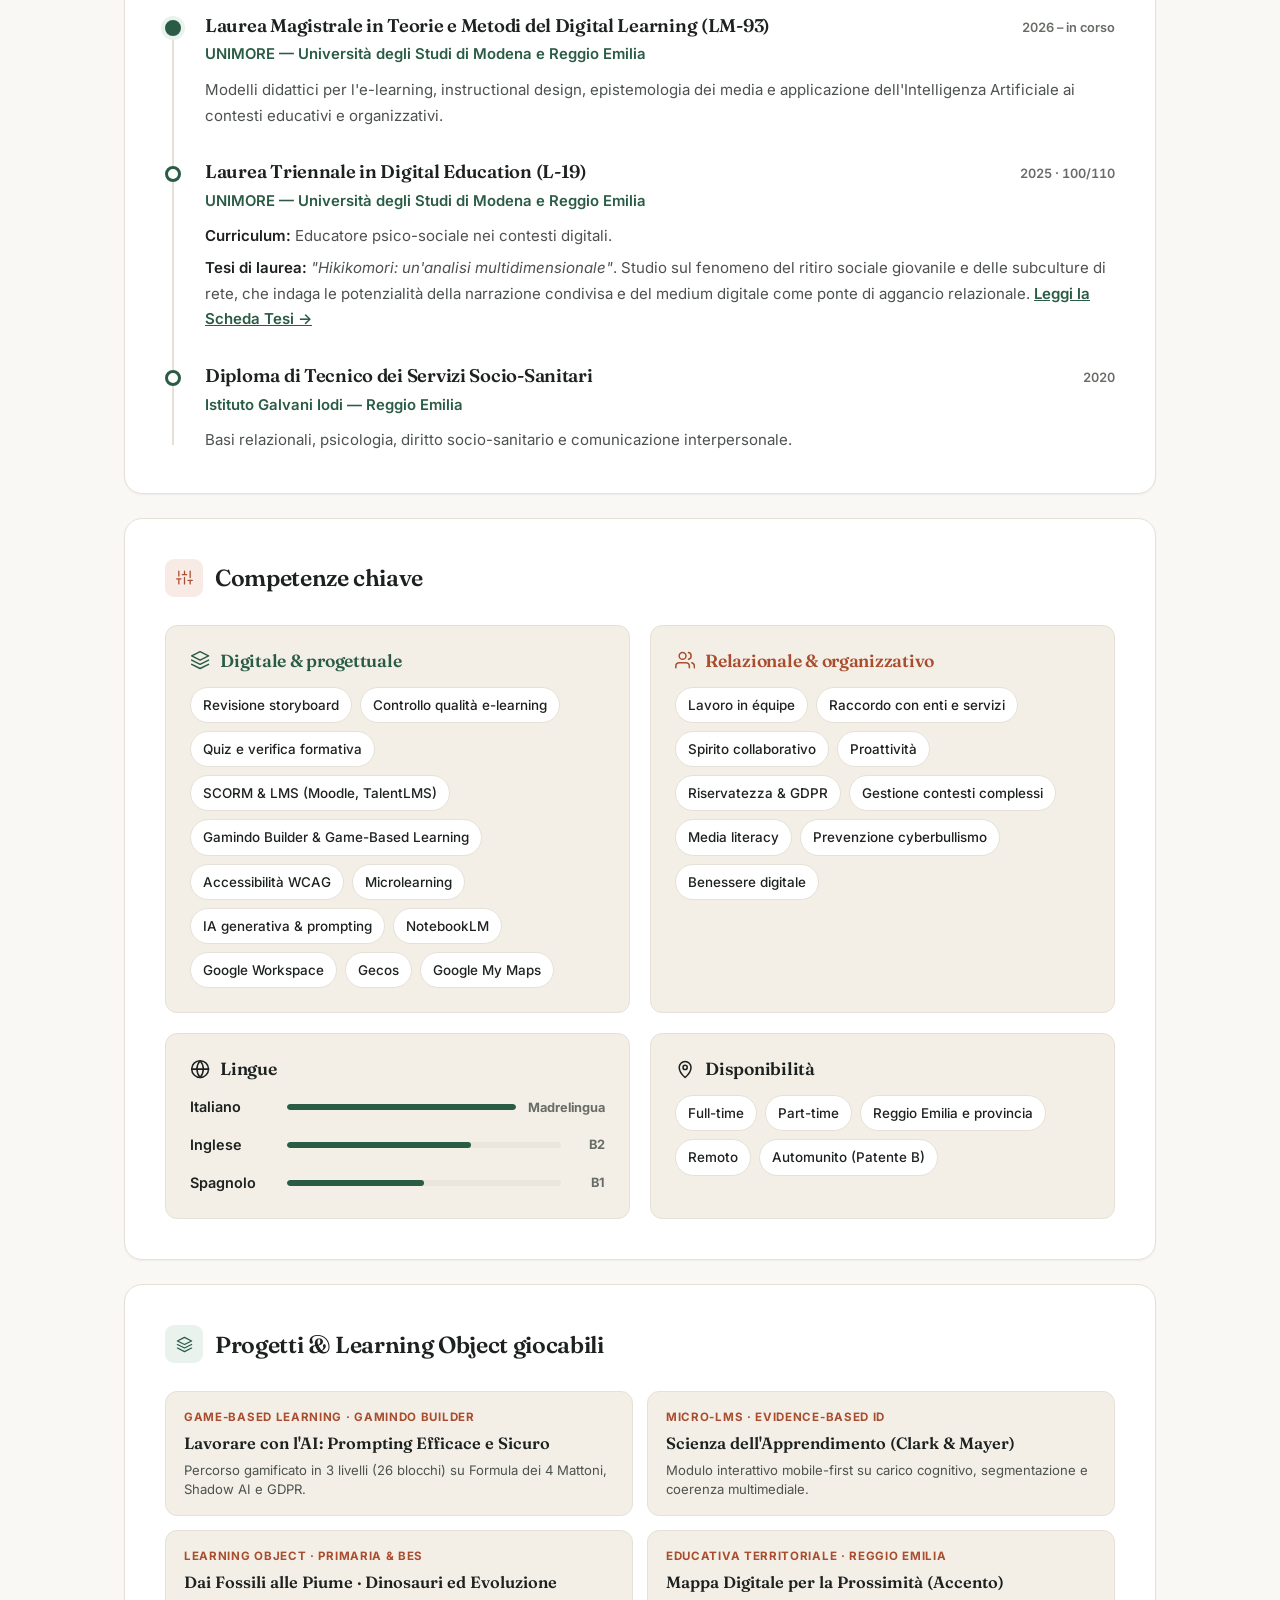
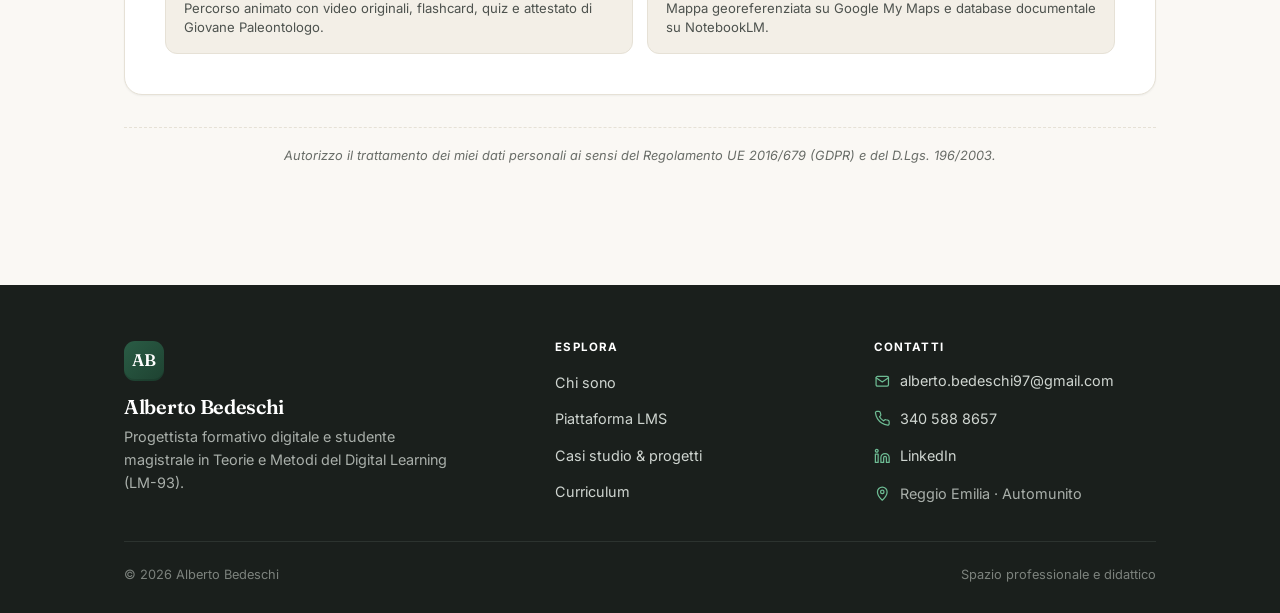
<file: profilo.html>
<!DOCTYPE html>
<html lang="it">
<head>
  <meta charset="UTF-8">
  <meta name="viewport" content="width=device-width, initial-scale=1.0">
  <title>Curriculum vitae | Alberto Bedeschi</title>
  <meta name="description" content="Curriculum vitae di Alberto Bedeschi: Laurea in Digital Education (UNIMORE), magistrale LM-93, tirocinio in Skilla, educativa territoriale con Accento Cooperativa Sociale, competenze e lingue.">
  <meta name="author" content="Alberto Bedeschi">
  <meta name="theme-color" content="#faf8f4" media="(prefers-color-scheme: light)">
  <meta name="theme-color" content="#121614" media="(prefers-color-scheme: dark)">
  <meta property="og:type" content="profile">
  <meta property="og:locale" content="it_IT">
  <meta property="og:site_name" content="Alberto Bedeschi — Portfolio">
  <meta property="og:title" content="Curriculum vitae | Alberto Bedeschi">
  <meta property="og:description" content="Esperienze, formazione e competenze di Alberto Bedeschi, progettista formativo digitale.">
  <meta property="og:image" content="https://albib97.github.io/og-card.png">
  <meta property="og:image:width" content="1200">
  <meta property="og:image:height" content="630">
  <meta name="twitter:card" content="summary_large_image">
  <meta name="twitter:image" content="https://albib97.github.io/og-card.png">
  <link rel="icon" href="favicon.svg" type="image/svg+xml">
  <link rel="preconnect" href="https://fonts.googleapis.com">
  <link rel="preconnect" href="https://fonts.gstatic.com" crossorigin>
  <link rel="stylesheet" href="https://fonts.googleapis.com/css2?family=Fraunces:ital,opsz,wght@0,9..144,500;0,9..144,600;1,9..144,500&family=Inter:wght@400;500;600;700&display=swap">
  <link rel="stylesheet" href="styles.css?v=20261119b">
  <script>(function(){var d=document.documentElement,t;d.classList.add('js');try{t=localStorage.getItem('ab-theme')}catch(e){}if(!t)t=window.matchMedia('(prefers-color-scheme: dark)').matches?'dark':'light';d.setAttribute('data-theme',t)})();</script>
</head>
<body>
  <a class="skip-link" href="#main">Salta al contenuto</a>

  <header class="site-header">
    <div class="container nav-wrapper">
      <a href="index.html" class="brand" aria-label="Alberto Bedeschi, torna alla Home">
        <span class="brand-mark" aria-hidden="true">AB</span>
        <span class="brand-text">
          <span class="brand-name">Alberto Bedeschi</span>
          <span class="brand-role" data-i18n="brand.role">Progettista Formativo Digitale</span>
        </span>
      </a>
      <nav id="site-nav" class="site-nav" aria-label="Navigazione principale">
        <ul class="nav-menu">
          <li><a href="index.html" data-i18n="nav.home">Home</a></li>
          <li><a href="chi-sono.html" data-i18n="nav.about">Chi sono</a></li>
          <li><a href="lms.html" data-i18n="nav.lms">Piattaforma LMS</a></li>
          <li><a href="progetti.html" data-i18n="nav.projects">Casi studio</a></li>
          <li><a href="profilo.html" aria-current="page" data-i18n="nav.cv">Curriculum</a></li>
          <li><a href="mailto:alberto.bedeschi97@gmail.com" class="btn btn-primary btn-sm nav-cta" data-contact-trigger data-i18n="nav.cta">Scrivimi</a></li>
        </ul>
      </nav>
      <div class="nav-actions">
        <a href="https://www.linkedin.com/in/alberto-bedeschi" target="_blank" rel="noopener noreferrer" class="icon-btn" aria-label="Profilo LinkedIn" title="LinkedIn">
          <svg class="icon" aria-hidden="true"><use href="#i-linkedin"></use></svg>
        </a>
        <button class="icon-btn lang-toggle" type="button" data-lang-toggle aria-label="Switch language to English" title="Switch language (IT / EN)">EN</button>
        <button class="icon-btn theme-toggle" type="button" data-theme-toggle aria-label="Attiva tema scuro">
          <svg class="icon icon-moon" aria-hidden="true"><use href="#i-moon"></use></svg>
          <svg class="icon icon-sun" aria-hidden="true"><use href="#i-sun"></use></svg>
        </button>
        <button class="icon-btn nav-toggle" type="button" aria-expanded="false" aria-controls="site-nav" aria-label="Apri menu">
          <span class="nav-toggle-bars" aria-hidden="true"><span></span><span></span><span></span></span>
        </button>
      </div>
    </div>
  </header>

  <main id="main">
    <section class="page-intro">
      <div class="container reveal">
        <div class="intro-tag" data-i18n="cv.tag">Curriculum vitae · Dati &amp; percorso</div>
        <h1 class="intro-title">Alberto Bedeschi</h1>
        <p class="intro-lead" data-i18n="cv.lead">
          Laureato in Digital Education (100/110) e studente magistrale in Teorie e Metodi del Digital Learning (LM-93) presso UNIMORE. Coniugo metodologia pedagogica, accessibilità e strumenti digitali: cerco opportunità nell'instructional design, nell'e-learning aziendale, nelle risorse umane (HR Training &amp; Development) o nel coordinamento didattico-organizzativo. Automunito su Reggio Emilia e disponibile anche da remoto (full-time o part-time).
        </p>
        <div class="print-contact-bar">
          <span><strong>Email:</strong> alberto.bedeschi97@gmail.com</span>
          <span><strong>Telefono:</strong> 340 588 8657</span>
          <span><strong>LinkedIn:</strong> linkedin.com/in/alberto-bedeschi</span>
          <span><strong>Luogo:</strong> Reggio Emilia (Automunito · Patente B)</span>
          <span><strong>Portfolio:</strong> https://albib97.github.io</span>
        </div>
        <div class="cta-row mt-md no-print">
          <a href="Alberto_Bedeschi_CV.pdf?v=3" download="Alberto_Bedeschi_CV.pdf" class="btn btn-primary" title="Scarica direttamente il file PDF A4 per gestionali HR" data-i18n-html="cv.btn.pdf">
            <svg class="icon" aria-hidden="true"><use href="#i-download"></use></svg>Scarica CV in PDF
          </a>
          <button type="button" class="btn btn-secondary" data-print title="Stampa o salva via browser" data-i18n-html="cv.btn.print">
            <svg class="icon" aria-hidden="true"><use href="#i-printer"></use></svg>Stampa o salva via browser
          </button>
          <a href="https://www.linkedin.com/in/alberto-bedeschi" target="_blank" rel="noopener noreferrer" class="btn btn-secondary" title="Profilo LinkedIn di Alberto Bedeschi">
            <svg class="icon" aria-hidden="true"><use href="#i-linkedin"></use></svg>LinkedIn
          </a>
          <a href="mailto:alberto.bedeschi97@gmail.com" class="btn btn-secondary" data-contact-trigger>
            <svg class="icon" aria-hidden="true"><use href="#i-mail"></use></svg>alberto.bedeschi97@gmail.com
          </a>
        </div>
      </div>
    </section>

    <section class="section-tight">
      <div class="container">

        <!-- Esperienze professionali -->
        <article class="cv-card reveal" aria-labelledby="cv-esperienze">
          <h2 class="cv-section-title" id="cv-esperienze">
            <span class="fact-icon"><svg class="icon" aria-hidden="true"><use href="#i-briefcase"></use></svg></span>
            <span data-i18n="cv.sec.exp">Esperienze professionali</span>
          </h2>

          <ol class="timeline">
            <li class="timeline-item">
              <div class="job-header">
                <h3 class="job-title" data-i18n="cv.j1.title">Tirocinio in instructional design &amp; e-learning</h3>
                <span class="job-period" data-i18n="cv.j1.period">2025 · 300 ore</span>
              </div>
              <div class="job-company" data-i18n="cv.j1.company">Skilla – Amicucci Formazione Srl (Civitanova Marche / remoto)</div>
              <div class="job-desc">
                <ul>
                  <li data-i18n-html="cv.j1.b1"><strong>Revisione didattica &amp; storyboard:</strong> correzione di storyboard e revisione pedagogico-linguistica di prodotti e-learning per il controllo qualità prima del rilascio.</li>
                  <li data-i18n-html="cv.j1.b2"><strong>Assessment &amp; quiz:</strong> stesura di test e quiz di verifica dell'apprendimento per i moduli formativi.</li>
                  <li data-i18n-html="cv.j1.b3"><strong>Accessibilità &amp; localizzazione:</strong> controllo dell'accessibilità dei contenuti digitali (WCAG) e predisposizione di materiali multimediali per traduzione e localizzazione.</li>
                  <li data-i18n-html="cv.j1.b4"><strong>IA generativa &amp; tutor "Arianna":</strong> controllo e feedback sulle risposte di chatbot basati su IA generativa; supporto operativo nelle riunioni di team per l'ideazione del tutor <em>Arianna</em>.</li>
                  <li data-i18n-html="cv.j1.b5"><strong>Competenze di processo:</strong> comprensione degli standard SCORM, del funzionamento degli ambienti LMS e dei formati di microlearning e gamification.</li>
                </ul>
                <span class="badge badge-terra job-highlight" data-i18n-html="cv.j1.badge"><svg class="icon" aria-hidden="true"><use href="#i-star"></use></svg>Giudizio finale del tutor aziendale: «Ottimo»</span>
              </div>
            </li>

            <li class="timeline-item">
              <div class="job-header">
                <h3 class="job-title" data-i18n="cv.j2.title">Educatore — Educativa territoriale</h3>
                <span class="job-period" data-i18n="cv.j2.period">Apr 2026 – Lug 2026</span>
              </div>
              <div class="job-company" data-i18n="cv.j2.company">Accento Società Cooperativa Sociale — Reggio Emilia</div>
              <div class="job-desc">
                <ul>
                  <li data-i18n="cv.j2.b1">Progettazione di una mappa territoriale interattiva (Google My Maps) e di un database delle risorse locali con NotebookLM.</li>
                  <li data-i18n="cv.j2.b2">Educativa domiciliare e territoriale in raccordo con i Servizi Sociali ed équipe multidisciplinari.</li>
                  <li data-i18n="cv.j2.b3">Affiancamento educativo in contesti familiari complessi, nel rispetto della riservatezza e del GDPR.</li>
                  <li data-i18n="cv.j2.b4">Aggiornamento della documentazione ufficiale (DOS) su Google Drive e rendicontazione oraria sul gestionale Gecos.</li>
                  <li data-i18n="cv.j2.b5">Supporto nell'uso di strumenti digitali e piattaforme collaborative.</li>
                </ul>
              </div>
            </li>

            <li class="timeline-item is-current">
              <div class="job-header">
                <h3 class="job-title" data-i18n="cv.j3.title">Tutoraggio educativo &amp; supporto allo studio</h3>
                <span class="job-period" data-i18n="cv.j3.period">2020 – in corso</span>
              </div>
              <div class="job-company" data-i18n="cv.j3.company">Attività autonoma</div>
              <div class="job-desc">
                <ul>
                  <li data-i18n="cv.j3.b1">Supporto individuale al metodo di studio, alla motivazione e alla gestione dell'ansia da prestazione scolastica.</li>
                  <li data-i18n="cv.j3.b2">Integrazione recente di strumenti di IA generativa per personalizzare e adattare le spiegazioni didattiche in base ai bisogni dell'allievo.</li>
                </ul>
              </div>
            </li>
          </ol>
        </article>

        <!-- Formazione -->
        <article class="cv-card reveal" aria-labelledby="cv-formazione">
          <h2 class="cv-section-title" id="cv-formazione">
            <span class="fact-icon"><svg class="icon" aria-hidden="true"><use href="#i-cap"></use></svg></span>
            <span data-i18n="cv.sec.edu">Formazione accademica</span>
          </h2>

          <ol class="timeline">
            <li class="timeline-item is-current">
              <div class="job-header">
                <h3 class="job-title" data-i18n="cv.e1.title">Laurea Magistrale in Teorie e Metodi del Digital Learning (LM-93)</h3>
                <span class="job-period" data-i18n="cv.e1.period">2026 – in corso</span>
              </div>
              <div class="job-company">UNIMORE — Università degli Studi di Modena e Reggio Emilia</div>
              <div class="job-desc">
                <p data-i18n="cv.e1.desc">Modelli didattici per l'e-learning, instructional design, epistemologia dei media e applicazione dell'Intelligenza Artificiale ai contesti educativi e organizzativi.</p>
              </div>
            </li>

            <li class="timeline-item">
              <div class="job-header">
                <h3 class="job-title" data-i18n="cv.e2.title">Laurea Triennale in Digital Education (L-19)</h3>
                <span class="job-period" data-i18n="cv.e2.period">2025 · 100/110</span>
              </div>
              <div class="job-company">UNIMORE — Università degli Studi di Modena e Reggio Emilia</div>
              <div class="job-desc">
                <p data-i18n-html="cv.e2.curr"><strong>Curriculum:</strong> Educatore psico-sociale nei contesti digitali.</p>
                <p data-i18n-html="cv.e2.thesis"><strong>Tesi di laurea:</strong> <em>"Hikikomori: un'analisi multidimensionale"</em>. Studio sul fenomeno del ritiro sociale giovanile e delle subculture di rete, che indaga le potenzialità della narrazione condivisa e del medium digitale come ponte di aggancio relazionale. <a href="scheda_tesi_hikikomori.html" class="no-print" style="font-weight:600; text-decoration:underline;">Leggi la Scheda Tesi →</a></p>
              </div>
            </li>

            <li class="timeline-item">
              <div class="job-header">
                <h3 class="job-title" data-i18n="cv.e3.title">Diploma di Tecnico dei Servizi Socio-Sanitari</h3>
                <span class="job-period">2020</span>
              </div>
              <div class="job-company">Istituto Galvani Iodi — Reggio Emilia</div>
              <div class="job-desc">
                <p data-i18n="cv.e3.desc">Basi relazionali, psicologia, diritto socio-sanitario e comunicazione interpersonale.</p>
              </div>
            </li>
          </ol>
        </article>

        <!-- Competenze -->
        <article class="cv-card reveal" aria-labelledby="cv-competenze">
          <h2 class="cv-section-title" id="cv-competenze">
            <span class="fact-icon terra"><svg class="icon" aria-hidden="true"><use href="#i-sliders"></use></svg></span>
            <span data-i18n="cv.sec.skills">Competenze chiave</span>
          </h2>

          <div class="skills-grid">
            <div class="skills-box green">
              <h3 data-i18n-html="cv.sk.digital"><svg class="icon" aria-hidden="true"><use href="#i-layers"></use></svg>Digitale &amp; progettuale</h3>
              <ul class="chip-list">
                <li class="chip">Revisione storyboard</li>
                <li class="chip">Controllo qualità e-learning</li>
                <li class="chip">Quiz e verifica formativa</li>
                <li class="chip">SCORM &amp; LMS (Moodle, TalentLMS)</li>
                <li class="chip">Gamindo Builder &amp; Game-Based Learning</li>
                <li class="chip">Accessibilità WCAG</li>
                <li class="chip">Microlearning</li>
                <li class="chip">IA generativa &amp; prompting</li>
                <li class="chip">NotebookLM</li>
                <li class="chip">Google Workspace</li>
                <li class="chip">Gecos</li>
                <li class="chip">Google My Maps</li>
              </ul>
            </div>

            <div class="skills-box terra">
              <h3 data-i18n-html="cv.sk.soft"><svg class="icon" aria-hidden="true"><use href="#i-users"></use></svg>Relazionale &amp; organizzativo</h3>
              <ul class="chip-list">
                <li class="chip">Lavoro in équipe</li>
                <li class="chip">Raccordo con enti e servizi</li>
                <li class="chip">Spirito collaborativo</li>
                <li class="chip">Proattività</li>
                <li class="chip">Riservatezza &amp; GDPR</li>
                <li class="chip">Gestione contesti complessi</li>
                <li class="chip">Media literacy</li>
                <li class="chip">Prevenzione cyberbullismo</li>
                <li class="chip">Benessere digitale</li>
              </ul>
            </div>

            <div class="skills-box">
              <h3 data-i18n-html="cv.sk.lang"><svg class="icon" aria-hidden="true"><use href="#i-globe"></use></svg>Lingue</h3>
              <div class="lang-list">
                <div class="lang-row">
                  <strong data-i18n="cv.lang.it">Italiano</strong>
                  <div class="lang-bar" role="img" aria-label="Madrelingua"><span class="w-100"></span></div>
                  <span class="lang-level" data-i18n="cv.lang.it.lvl">Madrelingua</span>
                </div>
                <div class="lang-row">
                  <strong data-i18n="cv.lang.en">Inglese</strong>
                  <div class="lang-bar" role="img" aria-label="Livello B2"><span class="w-67"></span></div>
                  <span class="lang-level">B2</span>
                </div>
                <div class="lang-row">
                  <strong data-i18n="cv.lang.es">Spagnolo</strong>
                  <div class="lang-bar" role="img" aria-label="Livello B1"><span class="w-50"></span></div>
                  <span class="lang-level">B1</span>
                </div>
              </div>
            </div>

            <div class="skills-box">
              <h3 data-i18n-html="cv.sk.avail"><svg class="icon" aria-hidden="true"><use href="#i-pin"></use></svg>Disponibilità</h3>
              <ul class="chip-list">
                <li class="chip">Full-time</li>
                <li class="chip">Part-time</li>
                <li class="chip">Reggio Emilia e provincia</li>
                <li class="chip">Remoto</li>
                <li class="chip">Automunito (Patente B)</li>
              </ul>
            </div>
          </div>
        </article>

        <!-- Progetti e Learning Object giocabili nel Portfolio (solo web) -->
        <article class="cv-card reveal no-print" aria-labelledby="cv-portfolio-live">
          <h2 class="cv-section-title" id="cv-portfolio-live">
            <span class="fact-icon"><svg class="icon" aria-hidden="true"><use href="#i-layers"></use></svg></span>
            <span data-i18n="cv.sec.live">Progetti &amp; Learning Object giocabili</span>
          </h2>
          <div class="portfolio-links-grid">
            <a href="progetti.html#case-gamindo-ai" class="portfolio-link-card">
              <span class="portfolio-link-card-tag">Game-Based Learning · Gamindo Builder</span>
              <strong>Lavorare con l'AI: Prompting Efficace e Sicuro</strong>
              <span>Percorso gamificato in 3 livelli (26 blocchi) su Formula dei 4 Mattoni, Shadow AI e GDPR.</span>
            </a>
            <a href="lms.html?course=corso-clark-mayer" class="portfolio-link-card">
              <span class="portfolio-link-card-tag">Micro-LMS · Evidence-Based ID</span>
              <strong>Scienza dell'Apprendimento (Clark &amp; Mayer)</strong>
              <span>Modulo interattivo mobile-first su carico cognitivo, segmentazione e coerenza multimediale.</span>
            </a>
            <a href="lms.html?course=corso-dinosauri-learning-object" class="portfolio-link-card">
              <span class="portfolio-link-card-tag">Learning Object · Primaria &amp; BES</span>
              <strong>Dai Fossili alle Piume · Dinosauri ed Evoluzione</strong>
              <span>Percorso animato con video originali, flashcard, quiz e attestato di Giovane Paleontologo.</span>
            </a>
            <a href="progetti.html#case-accento" class="portfolio-link-card">
              <span class="portfolio-link-card-tag">Educativa Territoriale · Reggio Emilia</span>
              <strong>Mappa Digitale per la Prossimità (Accento)</strong>
              <span>Mappa georeferenziata su Google My Maps e database documentale su NotebookLM.</span>
            </a>
          </div>
        </article>

        <!-- Clausola autorizzazione dati personali per stampa e PDF -->
        <div class="cv-gdpr-notice">
          <p>Autorizzo il trattamento dei miei dati personali ai sensi del Regolamento UE 2016/679 (GDPR) e del D.Lgs. 196/2003.</p>
        </div>

      </div>
    </section>
  </main>

  <footer class="site-footer">
    <div class="container">
      <div class="footer-inner">
        <div class="footer-brand">
          <span class="brand-mark" aria-hidden="true">AB</span>
          <h2>Alberto Bedeschi</h2>
          <p data-i18n="footer.bio">Progettista formativo digitale e studente magistrale in Teorie e Metodi del Digital Learning (LM-93).</p>
        </div>
        <div class="footer-col">
          <h3 data-i18n="footer.explore">Esplora</h3>
          <ul>
            <li><a href="chi-sono.html" data-i18n="nav.about">Chi sono</a></li>
            <li><a href="lms.html" data-i18n="nav.lms">Piattaforma LMS</a></li>
            <li><a href="progetti.html" data-i18n="footer.projects">Casi studio &amp; progetti</a></li>
            <li><a href="profilo.html" data-i18n="nav.cv">Curriculum</a></li>
          </ul>
        </div>
        <div class="footer-col">
          <h3 data-i18n="footer.contacts">Contatti</h3>
          <ul>
            <li><a href="mailto:alberto.bedeschi97@gmail.com"><svg class="icon" aria-hidden="true"><use href="#i-mail"></use></svg>alberto.bedeschi97@gmail.com</a></li>
            <li><a href="tel:+393405888657"><svg class="icon" aria-hidden="true"><use href="#i-phone"></use></svg>340 588 8657</a></li>
            <li><a href="https://www.linkedin.com/in/alberto-bedeschi" target="_blank" rel="noopener noreferrer"><svg class="icon" aria-hidden="true"><use href="#i-linkedin"></use></svg>LinkedIn</a></li>
            <li><span><svg class="icon" aria-hidden="true"><use href="#i-pin"></use></svg><span data-i18n="footer.location">Reggio Emilia · Automunito</span></span></li>
          </ul>
        </div>
      </div>
      <div class="footer-copy">
        <span>© <span data-year>2026</span> Alberto Bedeschi</span>
        <span data-i18n="footer.tagline">Spazio professionale e didattico</span>
      </div>
    </div>
  </footer>

  <script src="main.js?v=20261119"></script>
  <script src="i18n.js?v=20261119"></script>
</body>
</html>
</file>
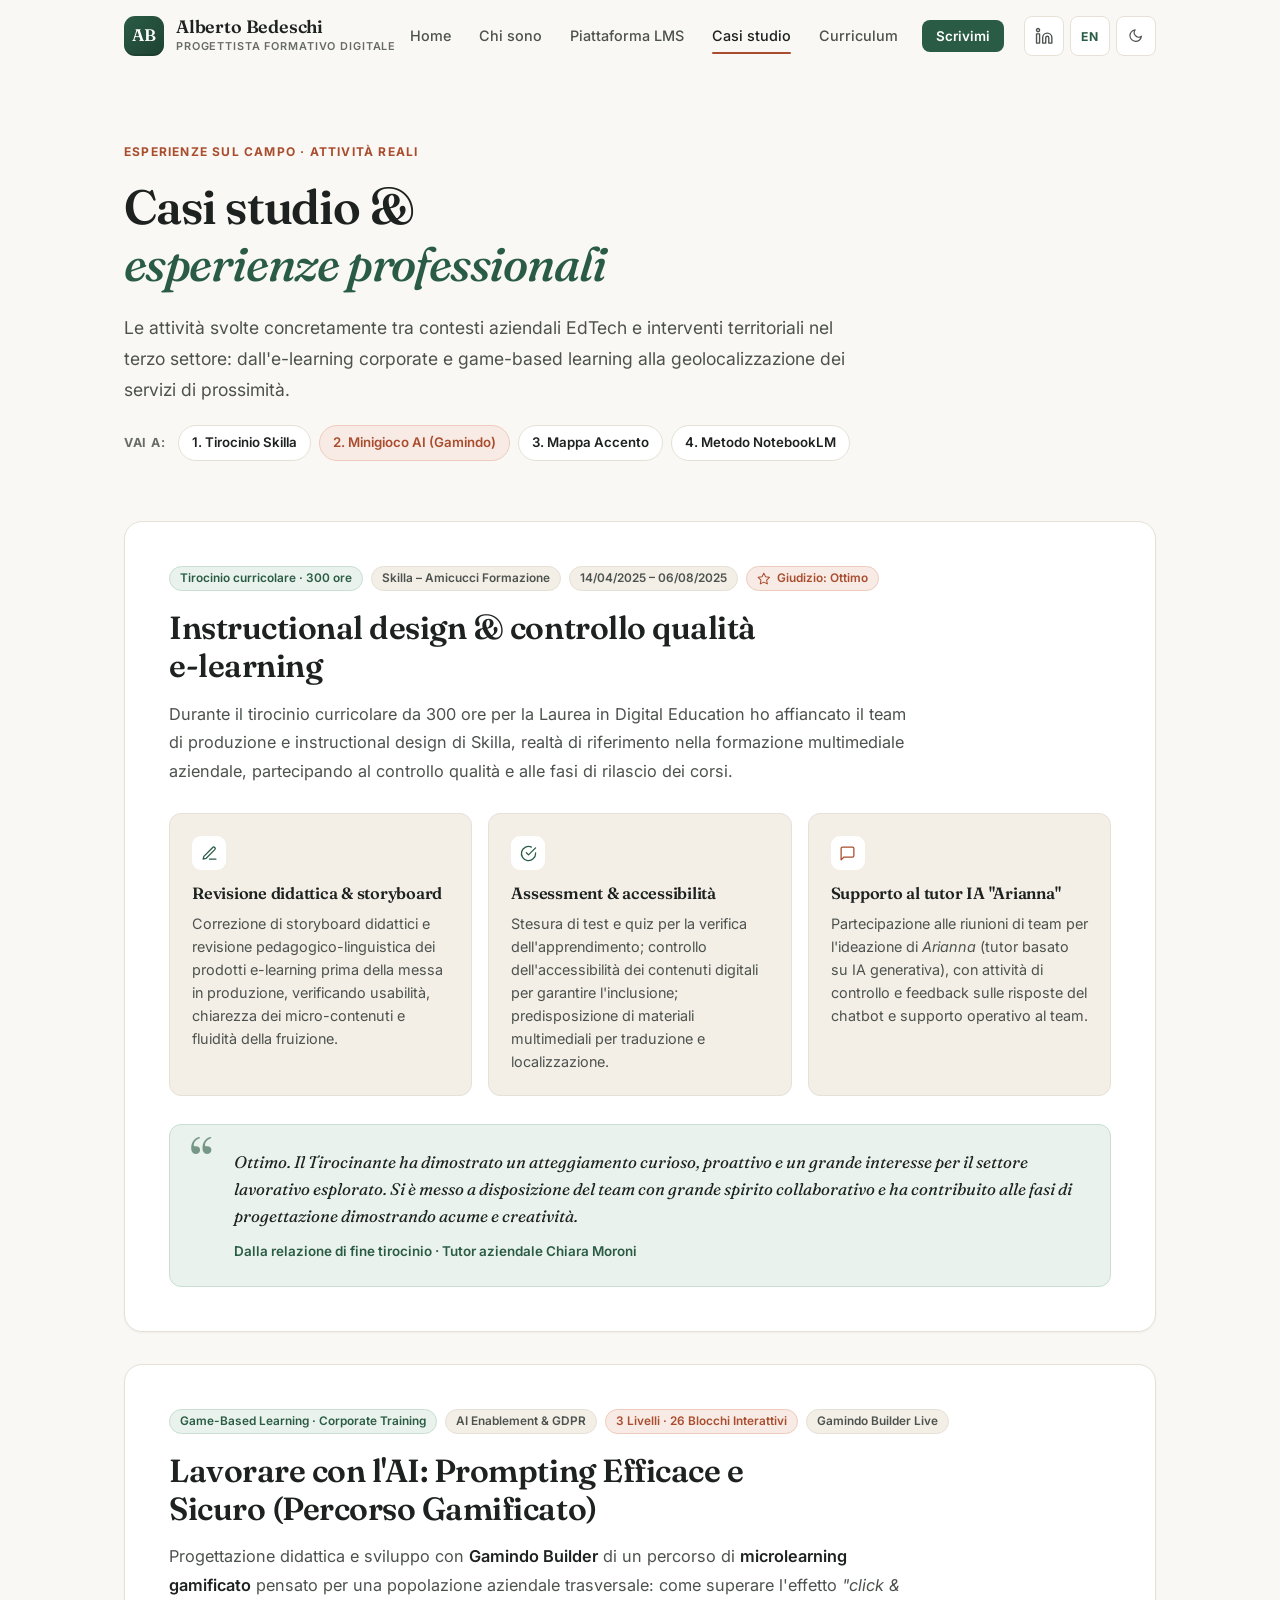
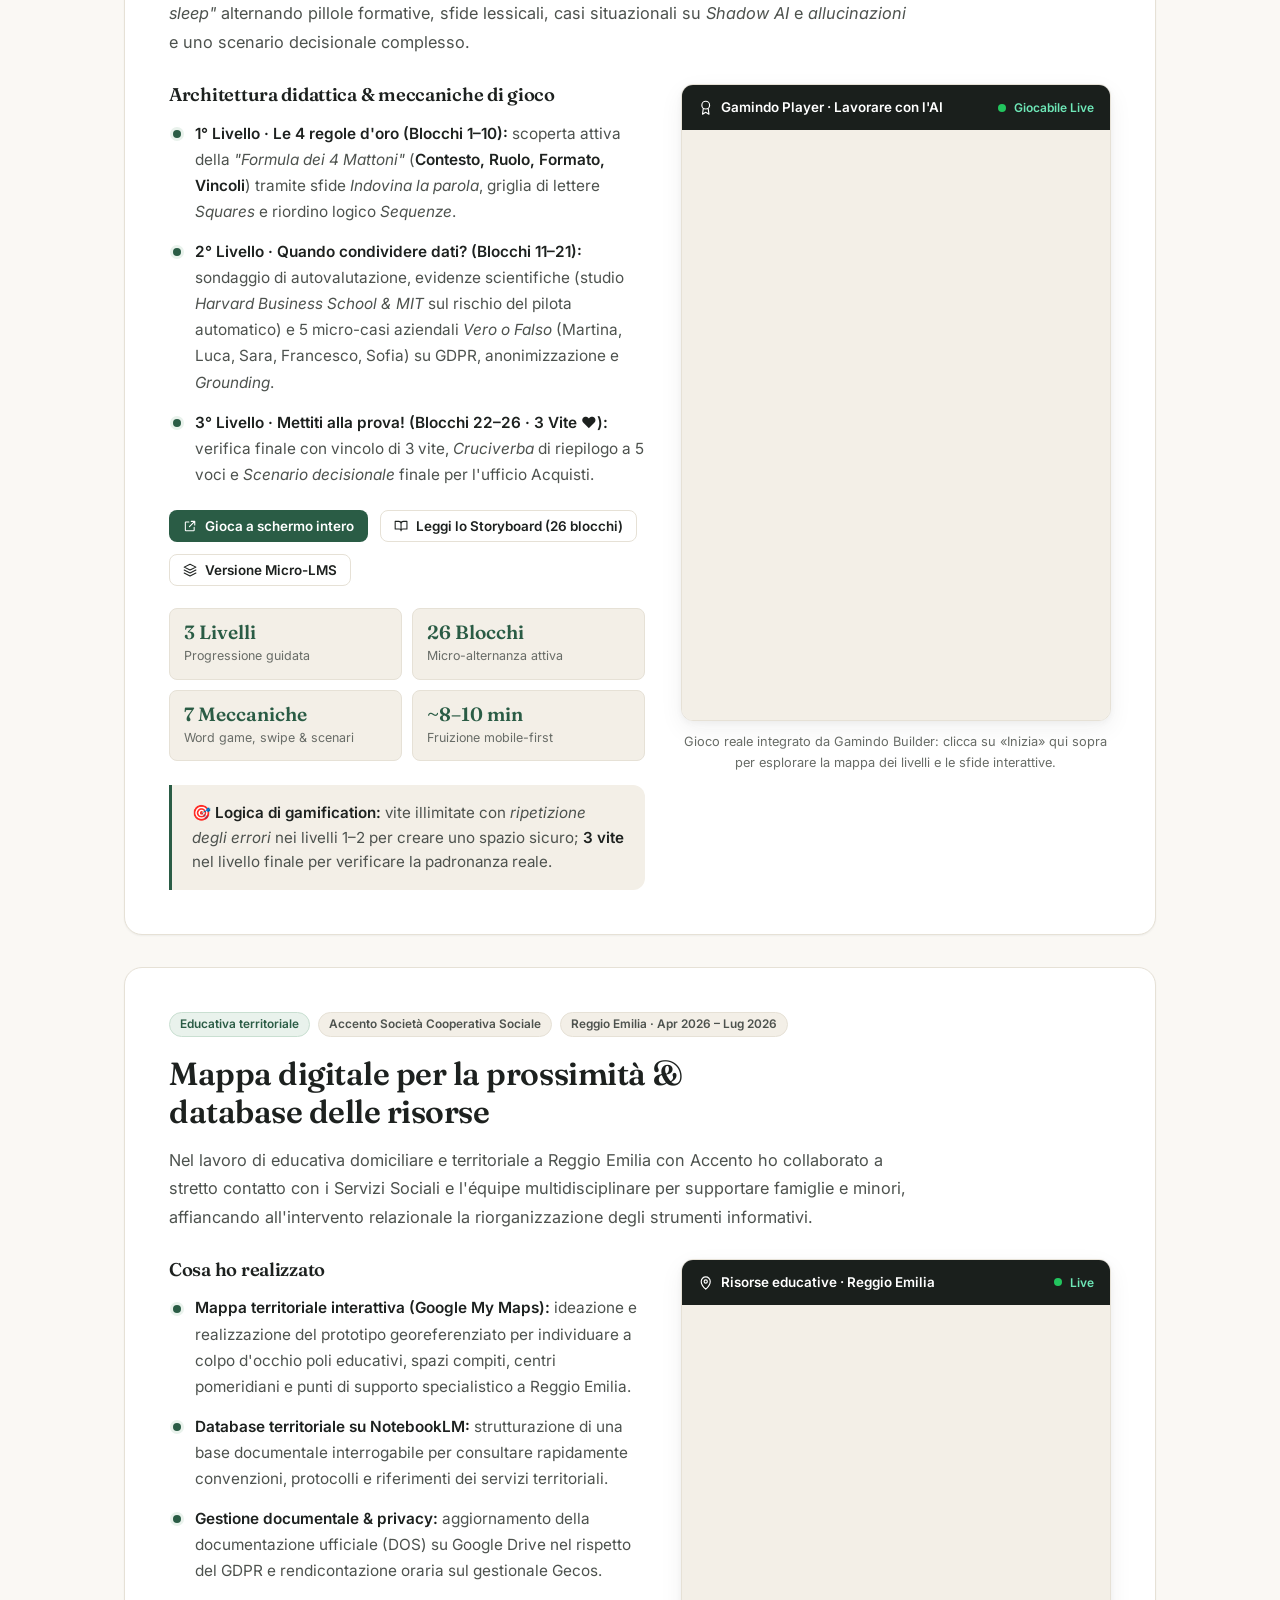
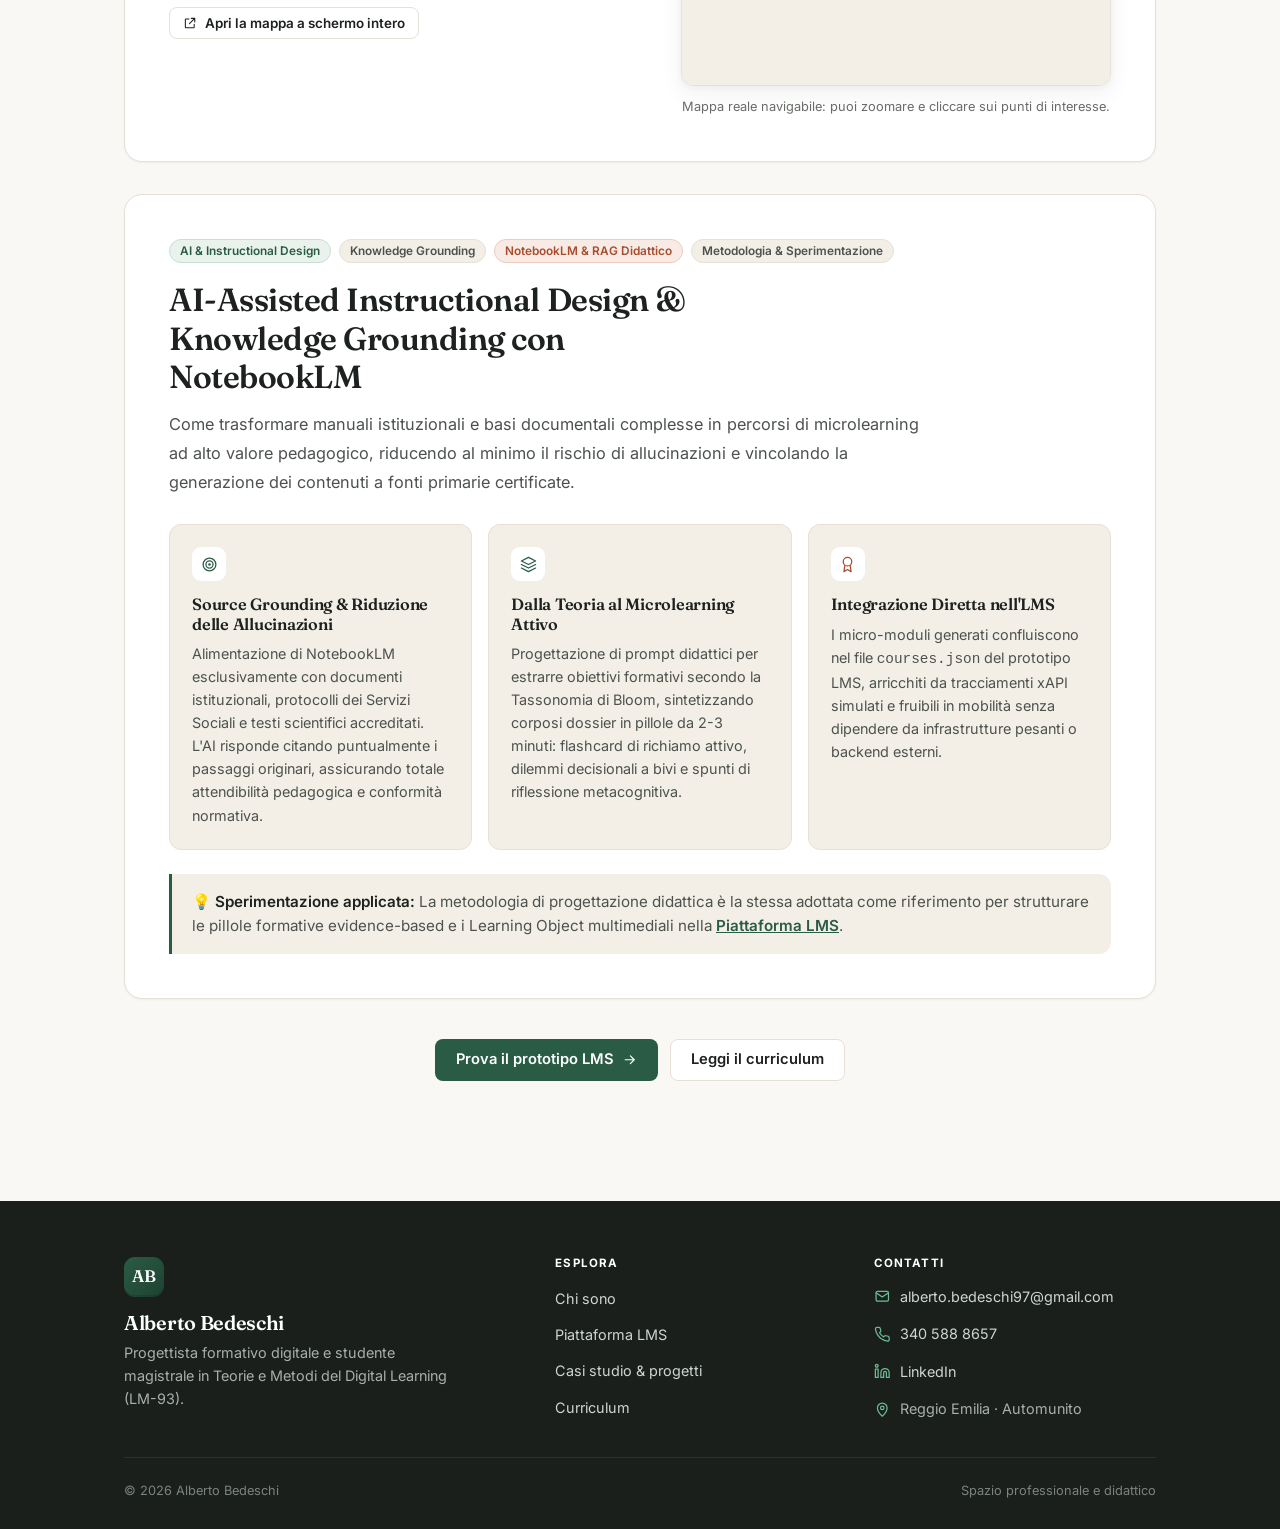
<file: progetti.html>
<!DOCTYPE html>
<html lang="it">
<head>
  <meta charset="UTF-8">
  <meta name="viewport" content="width=device-width, initial-scale=1.0">
  <title>Casi studio &amp; esperienze sul campo | Alberto Bedeschi</title>
  <meta name="description" content="Progettazione formativa, game-based learning e strumenti digitali: tirocinio in Skilla, percorso gamificato su Gamindo Builder, Mappa per la Prossimità con Accento e AI con NotebookLM.">
  <meta name="author" content="Alberto Bedeschi">
  <meta name="theme-color" content="#faf8f4" media="(prefers-color-scheme: light)">
  <meta name="theme-color" content="#121614" media="(prefers-color-scheme: dark)">
  <meta property="og:type" content="website">
  <meta property="og:locale" content="it_IT">
  <meta property="og:site_name" content="Alberto Bedeschi — Portfolio">
  <meta property="og:title" content="Casi studio | Alberto Bedeschi">
  <meta property="og:description" content="Tirocinio in Skilla, minigioco aziendale AI su Gamindo Builder, Mappa Digitale per Accento e Instructional Design con NotebookLM.">
  <meta property="og:image" content="https://albib97.github.io/og-card.png">
  <meta property="og:image:width" content="1200">
  <meta property="og:image:height" content="630">
  <meta name="twitter:card" content="summary_large_image">
  <meta name="twitter:image" content="https://albib97.github.io/og-card.png">
  <link rel="icon" href="favicon.svg" type="image/svg+xml">
  <link rel="preconnect" href="https://fonts.googleapis.com">
  <link rel="preconnect" href="https://fonts.gstatic.com" crossorigin>
  <link rel="preconnect" href="https://www.google.com">
  <link rel="stylesheet" href="https://fonts.googleapis.com/css2?family=Fraunces:ital,opsz,wght@0,9..144,500;0,9..144,600;1,9..144,500&family=Inter:wght@400;500;600;700&display=swap">
  <link rel="stylesheet" href="styles.css?v=20261119b">
  <script>(function(){var d=document.documentElement,t;d.classList.add('js');try{t=localStorage.getItem('ab-theme')}catch(e){}if(!t)t=window.matchMedia('(prefers-color-scheme: dark)').matches?'dark':'light';d.setAttribute('data-theme',t)})();</script>
</head>
<body>
  <a class="skip-link" href="#main">Salta al contenuto</a>

  <header class="site-header">
    <div class="container nav-wrapper">
      <a href="index.html" class="brand" aria-label="Alberto Bedeschi, torna alla Home">
        <span class="brand-mark" aria-hidden="true">AB</span>
        <span class="brand-text">
          <span class="brand-name">Alberto Bedeschi</span>
          <span class="brand-role" data-i18n="brand.role">Progettista Formativo Digitale</span>
        </span>
      </a>
      <nav id="site-nav" class="site-nav" aria-label="Navigazione principale">
        <ul class="nav-menu">
          <li><a href="index.html" data-i18n="nav.home">Home</a></li>
          <li><a href="chi-sono.html" data-i18n="nav.about">Chi sono</a></li>
          <li><a href="lms.html" data-i18n="nav.lms">Piattaforma LMS</a></li>
          <li><a href="progetti.html" aria-current="page" data-i18n="nav.projects">Casi studio</a></li>
          <li><a href="profilo.html" data-i18n="nav.cv">Curriculum</a></li>
          <li><a href="mailto:alberto.bedeschi97@gmail.com" class="btn btn-primary btn-sm nav-cta" data-contact-trigger data-i18n="nav.cta">Scrivimi</a></li>
        </ul>
      </nav>
      <div class="nav-actions">
        <a href="https://www.linkedin.com/in/alberto-bedeschi" target="_blank" rel="noopener noreferrer" class="icon-btn" aria-label="Profilo LinkedIn" title="LinkedIn">
          <svg class="icon" aria-hidden="true"><use href="#i-linkedin"></use></svg>
        </a>
        <button class="icon-btn lang-toggle" type="button" data-lang-toggle aria-label="Switch language to English" title="Switch language (IT / EN)">EN</button>
        <button class="icon-btn theme-toggle" type="button" data-theme-toggle aria-label="Attiva tema scuro">
          <svg class="icon icon-moon" aria-hidden="true"><use href="#i-moon"></use></svg>
          <svg class="icon icon-sun" aria-hidden="true"><use href="#i-sun"></use></svg>
        </button>
        <button class="icon-btn nav-toggle" type="button" aria-expanded="false" aria-controls="site-nav" aria-label="Apri menu">
          <span class="nav-toggle-bars" aria-hidden="true"><span></span><span></span><span></span></span>
        </button>
      </div>
    </div>
  </header>

  <main id="main">
    <section class="page-intro">
      <div class="container reveal">
        <div class="intro-tag" data-i18n="proj.tag">Esperienze sul campo · Attività reali</div>
        <h1 class="intro-title" data-i18n-html="proj.title">Casi studio &amp; <em>esperienze professionali</em></h1>
        <p class="intro-lead" data-i18n="proj.lead">
          Le attività svolte concretamente tra contesti aziendali EdTech e interventi territoriali nel terzo settore: dall'e-learning corporate e game-based learning alla geolocalizzazione dei servizi di prossimità.
        </p>
        <nav class="quick-jump" aria-label="Indice rapido dei casi studio">
          <span class="quick-jump-label" data-i18n="proj.jump.label">Vai a:</span>
          <a href="#case-skilla" class="quick-jump-pill" data-i18n="proj.jump.1">1. Tirocinio Skilla</a>
          <a href="#case-gamindo-ai" class="quick-jump-pill is-featured" data-i18n="proj.jump.2">2. Minigioco AI (Gamindo)</a>
          <a href="#case-accento" class="quick-jump-pill" data-i18n="proj.jump.3">3. Mappa Accento</a>
          <a href="#case-notebooklm" class="quick-jump-pill" data-i18n="proj.jump.4">4. Metodo NotebookLM</a>
        </nav>
      </div>
    </section>

    <section class="section-tight">
      <div class="container">

        <!-- Caso 1: Skilla (allineato alla relazione ufficiale di fine tirocinio) -->
        <article class="case-study reveal" id="case-skilla" aria-labelledby="title-case-skilla">
          <div class="case-meta">
            <span class="badge badge-green">Tirocinio curricolare · 300 ore</span>
            <span class="badge">Skilla – Amicucci Formazione</span>
            <span class="badge">14/04/2025 – 06/08/2025</span>
            <span class="badge badge-terra"><svg class="icon" aria-hidden="true"><use href="#i-star"></use></svg>Giudizio: Ottimo</span>
          </div>

          <h2 class="case-title" id="title-case-skilla">Instructional design &amp; controllo qualità e-learning</h2>
          <p class="case-lead">
            Durante il tirocinio curricolare da 300 ore per la Laurea in Digital Education ho affiancato il team di produzione e instructional design di Skilla, realtà di riferimento nella formazione multimediale aziendale, partecipando al controllo qualità e alle fasi di rilascio dei corsi.
          </p>

          <div class="task-grid reveal-stagger">
            <div class="task-card">
              <span class="fact-icon"><svg class="icon" aria-hidden="true"><use href="#i-edit"></use></svg></span>
              <h3>Revisione didattica &amp; storyboard</h3>
              <p>Correzione di storyboard didattici e revisione pedagogico-linguistica dei prodotti e-learning prima della messa in produzione, verificando usabilità, chiarezza dei micro-contenuti e fluidità della fruizione.</p>
            </div>
            <div class="task-card">
              <span class="fact-icon"><svg class="icon" aria-hidden="true"><use href="#i-check-circle"></use></svg></span>
              <h3>Assessment &amp; accessibilità</h3>
              <p>Stesura di test e quiz per la verifica dell'apprendimento; controllo dell'accessibilità dei contenuti digitali per garantire l'inclusione; predisposizione di materiali multimediali per traduzione e localizzazione.</p>
            </div>
            <div class="task-card">
              <span class="fact-icon terra"><svg class="icon" aria-hidden="true"><use href="#i-message"></use></svg></span>
              <h3>Supporto al tutor IA "Arianna"</h3>
              <p>Partecipazione alle riunioni di team per l'ideazione di <em>Arianna</em> (tutor basato su IA generativa), con attività di controllo e feedback sulle risposte del chatbot e supporto operativo al team.</p>
            </div>
          </div>

          <figure class="quote-card">
            <blockquote>
              <p>Ottimo. Il Tirocinante ha dimostrato un atteggiamento curioso, proattivo e un grande interesse per il settore lavorativo esplorato. Si è messo a disposizione del team con grande spirito collaborativo e ha contribuito alle fasi di progettazione dimostrando acume e creatività.</p>
            </blockquote>
            <figcaption>Dalla relazione di fine tirocinio · Tutor aziendale Chiara Moroni</figcaption>
          </figure>
        </article>

        <!-- Caso 2: Game-Based Learning & Corporate AI Enablement -->
        <article class="case-study reveal" id="case-gamindo-ai" aria-labelledby="title-case-gamindo-ai">
          <div class="case-meta">
            <span class="badge badge-green">Game-Based Learning · Corporate Training</span>
            <span class="badge">AI Enablement &amp; GDPR</span>
            <span class="badge badge-terra">3 Livelli · 26 Blocchi Interattivi</span>
            <span class="badge">Gamindo Builder Live</span>
          </div>

          <h2 class="case-title" id="title-case-gamindo-ai">Lavorare con l'AI: Prompting Efficace e Sicuro (Percorso Gamificato)</h2>
          <p class="case-lead">
            Progettazione didattica e sviluppo con <strong>Gamindo Builder</strong> di un percorso di <strong>microlearning gamificato</strong> pensato per una popolazione aziendale trasversale: come superare l'effetto <em>"click &amp; sleep"</em> alternando pillole formative, sfide lessicali, casi situazionali su <em>Shadow AI</em> e <em>allucinazioni</em> e uno scenario decisionale complesso.
          </p>

          <div class="case-grid">
            <div>
              <h3 class="case-subtitle">Architettura didattica &amp; meccaniche di gioco</h3>
              <ul class="feature-list">
                <li><strong>1° Livello · Le 4 regole d'oro (Blocchi 1–10):</strong> scoperta attiva della <em>"Formula dei 4 Mattoni"</em> (<strong>Contesto, Ruolo, Formato, Vincoli</strong>) tramite sfide <em>Indovina la parola</em>, griglia di lettere <em>Squares</em> e riordino logico <em>Sequenze</em>.</li>
                <li><strong>2° Livello · Quando condividere dati? (Blocchi 11–21):</strong> sondaggio di autovalutazione, evidenze scientifiche (studio <em>Harvard Business School &amp; MIT</em> sul rischio del pilota automatico) e 5 micro-casi aziendali <em>Vero o Falso</em> (Martina, Luca, Sara, Francesco, Sofia) su GDPR, anonimizzazione e <em>Grounding</em>.</li>
                <li><strong>3° Livello · Mettiti alla prova! (Blocchi 22–26 · 3 Vite ❤️):</strong> verifica finale con vincolo di 3 vite, <em>Cruciverba</em> di riepilogo a 5 voci e <em>Scenario decisionale</em> finale per l'ufficio Acquisti.</li>
              </ul>

              <div class="cta-row" style="margin-top: 1.25rem;">
                <a href="https://go.gamindo.com/?cd=OU5MQXY7KD-PA_01OX-aN-A_010DHYHHIMEMOPH7Q0ANPNIM76H7DCA94-HY9Q8P-aPQL8AN-aOWOPaG56OXSUFI.1F8" target="_blank" rel="noopener noreferrer" class="btn btn-primary btn-sm">
                  <svg class="icon" aria-hidden="true"><use href="#i-external"></use></svg>Gioca a schermo intero
                </a>
                <a href="moduli-formativi/corso-ai-prompting/storyboard-ai-prompting.html" class="btn btn-secondary btn-sm">
                  <svg class="icon" aria-hidden="true"><use href="#i-book"></use></svg>Leggi lo Storyboard (26 blocchi)
                </a>
                <a href="lms.html?course=corso-ai-prompting" class="btn btn-secondary btn-sm">
                  <svg class="icon" aria-hidden="true"><use href="#i-layers"></use></svg>Versione Micro-LMS
                </a>
              </div>

              <div class="case-metrics" aria-label="Metriche del modulo gamificato">
                <div class="case-metric-card">
                  <span class="case-metric-val">3 Livelli</span>
                  <span class="case-metric-lbl">Progressione guidata</span>
                </div>
                <div class="case-metric-card">
                  <span class="case-metric-val">26 Blocchi</span>
                  <span class="case-metric-lbl">Micro-alternanza attiva</span>
                </div>
                <div class="case-metric-card">
                  <span class="case-metric-val">7 Meccaniche</span>
                  <span class="case-metric-lbl">Word game, swipe &amp; scenari</span>
                </div>
                <div class="case-metric-card">
                  <span class="case-metric-val">~8–10 min</span>
                  <span class="case-metric-lbl">Fruizione mobile-first</span>
                </div>
              </div>

              <div class="case-highlight-box">
                <p>
                  🎯 <strong>Logica di gamification:</strong> vite illimitate con <em>ripetizione degli errori</em> nei livelli 1–2 per creare uno spazio sicuro; <strong>3 vite</strong> nel livello finale per verificare la padronanza reale.
                </p>
              </div>
            </div>

            <div>
              <div class="map-embed gamindo-embed">
                <div class="map-embed-header">
                  <span><svg class="icon" aria-hidden="true"><use href="#i-award"></use></svg>Gamindo Player · Lavorare con l'AI</span>
                  <span class="map-live"><span class="status-dot" aria-hidden="true"></span>Giocabile Live</span>
                </div>
                <iframe
                  src="https://go.gamindo.com/?cd=OU5MQXY7KD-PA_01OX-aN-A_010DHYHHIMEMOPH7Q0ANPNIM76H7DCA94-HY9Q8P-aPQL8AN-aOWOPaG56OXSUFI.1F8"
                  title="Percorso gamificato realizzato con Gamindo Builder: Lavorare con l'AI - Prompting Efficace e Sicuro"
                  allow="fullscreen; autoplay"
                  allowfullscreen
                  loading="lazy"></iframe>
              </div>
              <p class="map-caption">Gioco reale integrato da Gamindo Builder: clicca su «Inizia» qui sopra per esplorare la mappa dei livelli e le sfide interattive.</p>
            </div>
          </div>
        </article>

        <!-- Caso 3: Accento & mappa reale -->
        <article class="case-study reveal" id="case-accento" aria-labelledby="title-case-accento">
          <div class="case-meta">
            <span class="badge badge-green">Educativa territoriale</span>
            <span class="badge">Accento Società Cooperativa Sociale</span>
            <span class="badge">Reggio Emilia · Apr 2026 – Lug 2026</span>
          </div>

          <h2 class="case-title" id="title-case-accento">Mappa digitale per la prossimità &amp; database delle risorse</h2>
          <p class="case-lead">
            Nel lavoro di educativa domiciliare e territoriale a Reggio Emilia con Accento ho collaborato a stretto contatto con i Servizi Sociali e l'équipe multidisciplinare per supportare famiglie e minori, affiancando all'intervento relazionale la riorganizzazione degli strumenti informativi.
          </p>

          <div class="case-grid">
            <div>
              <h3 class="case-subtitle">Cosa ho realizzato</h3>
              <ul class="feature-list">
                <li><strong>Mappa territoriale interattiva (Google My Maps):</strong> ideazione e realizzazione del prototipo georeferenziato per individuare a colpo d'occhio poli educativi, spazi compiti, centri pomeridiani e punti di supporto specialistico a Reggio Emilia.</li>
                <li><strong>Database territoriale su NotebookLM:</strong> strutturazione di una base documentale interrogabile per consultare rapidamente convenzioni, protocolli e riferimenti dei servizi territoriali.</li>
                <li><strong>Gestione documentale &amp; privacy:</strong> aggiornamento della documentazione ufficiale (DOS) su Google Drive nel rispetto del GDPR e rendicontazione oraria sul gestionale Gecos.</li>
              </ul>
              <a href="https://www.google.com/maps/d/viewer?mid=1H5ibKeztsp4rp8qBSioGRGZP5wwkFGs&amp;ll=44.69945068522319%2C10.632194000000013&amp;z=12" target="_blank" rel="noopener" class="btn btn-secondary btn-sm">
                <svg class="icon" aria-hidden="true"><use href="#i-external"></use></svg>Apri la mappa a schermo intero
              </a>
            </div>

            <div>
              <div class="map-embed">
                <div class="map-embed-header">
                  <span><svg class="icon" aria-hidden="true"><use href="#i-pin"></use></svg>Risorse educative · Reggio Emilia</span>
                  <span class="map-live"><span class="status-dot" aria-hidden="true"></span>Live</span>
                </div>
                <iframe
                  src="https://www.google.com/maps/d/embed?mid=1H5ibKeztsp4rp8qBSioGRGZP5wwkFGs&amp;ll=44.69945068522319%2C10.632194000000013&amp;z=12"
                  title="Mappa interattiva delle risorse educative di Reggio Emilia realizzata con Google My Maps"
                  loading="lazy"
                  allowfullscreen></iframe>
              </div>
              <p class="map-caption">Mappa reale navigabile: puoi zoomare e cliccare sui punti di interesse.</p>
            </div>
          </div>
        </article>

        <!-- Caso 4: NotebookLM & AI-Assisted Instructional Design -->
        <article class="case-study reveal" id="case-notebooklm" aria-labelledby="title-case-notebooklm">
          <div class="case-meta">
            <span class="badge badge-green">AI &amp; Instructional Design</span>
            <span class="badge">Knowledge Grounding</span>
            <span class="badge badge-terra">NotebookLM &amp; RAG Didattico</span>
            <span class="badge">Metodologia &amp; Sperimentazione</span>
          </div>

          <h2 class="case-title" id="title-case-notebooklm">AI-Assisted Instructional Design &amp; Knowledge Grounding con NotebookLM</h2>
          <p class="case-lead">
            Come trasformare manuali istituzionali e basi documentali complesse in percorsi di microlearning ad alto valore pedagogico, riducendo al minimo il rischio di allucinazioni e vincolando la generazione dei contenuti a fonti primarie certificate.
          </p>

          <div class="task-grid reveal-stagger">
            <div class="task-card">
              <span class="fact-icon"><svg class="icon" aria-hidden="true"><use href="#i-target"></use></svg></span>
              <h3>Source Grounding &amp; Riduzione delle Allucinazioni</h3>
              <p>Alimentazione di NotebookLM esclusivamente con documenti istituzionali, protocolli dei Servizi Sociali e testi scientifici accreditati. L'AI risponde citando puntualmente i passaggi originari, assicurando totale attendibilità pedagogica e conformità normativa.</p>
            </div>
            <div class="task-card">
              <span class="fact-icon"><svg class="icon" aria-hidden="true"><use href="#i-layers"></use></svg></span>
              <h3>Dalla Teoria al Microlearning Attivo</h3>
              <p>Progettazione di prompt didattici per estrarre obiettivi formativi secondo la Tassonomia di Bloom, sintetizzando corposi dossier in pillole da 2-3 minuti: flashcard di richiamo attivo, dilemmi decisionali a bivi e spunti di riflessione metacognitiva.</p>
            </div>
            <div class="task-card">
              <span class="fact-icon terra"><svg class="icon" aria-hidden="true"><use href="#i-award"></use></svg></span>
              <h3>Integrazione Diretta nell'LMS</h3>
              <p>I micro-moduli generati confluiscono nel file <code>courses.json</code> del prototipo LMS, arricchiti da tracciamenti xAPI simulati e fruibili in mobilità senza dipendere da infrastrutture pesanti o backend esterni.</p>
            </div>
          </div>

          <div class="case-highlight-box">
            <p>
              💡 <strong>Sperimentazione applicata:</strong> La metodologia di progettazione didattica è la stessa adottata come riferimento per strutturare le pillole formative evidence-based e i Learning Object multimediali nella <a href="lms.html">Piattaforma LMS</a>.
            </p>
          </div>
        </article>

        <div class="cta-row center mt-lg reveal">
          <a href="lms.html" class="btn btn-primary">Prova il prototipo LMS <svg class="icon" aria-hidden="true"><use href="#i-arrow-right"></use></svg></a>
          <a href="profilo.html" class="btn btn-secondary">Leggi il curriculum</a>
        </div>
      </div>
    </section>
  </main>

  <footer class="site-footer">
    <div class="container">
      <div class="footer-inner">
        <div class="footer-brand">
          <span class="brand-mark" aria-hidden="true">AB</span>
          <h2>Alberto Bedeschi</h2>
          <p data-i18n="footer.bio">Progettista formativo digitale e studente magistrale in Teorie e Metodi del Digital Learning (LM-93).</p>
        </div>
        <div class="footer-col">
          <h3 data-i18n="footer.explore">Esplora</h3>
          <ul>
            <li><a href="chi-sono.html" data-i18n="nav.about">Chi sono</a></li>
            <li><a href="lms.html" data-i18n="nav.lms">Piattaforma LMS</a></li>
            <li><a href="progetti.html" data-i18n="footer.projects">Casi studio &amp; progetti</a></li>
            <li><a href="profilo.html" data-i18n="nav.cv">Curriculum</a></li>
          </ul>
        </div>
        <div class="footer-col">
          <h3 data-i18n="footer.contacts">Contatti</h3>
          <ul>
            <li><a href="mailto:alberto.bedeschi97@gmail.com"><svg class="icon" aria-hidden="true"><use href="#i-mail"></use></svg>alberto.bedeschi97@gmail.com</a></li>
            <li><a href="tel:+393405888657"><svg class="icon" aria-hidden="true"><use href="#i-phone"></use></svg>340 588 8657</a></li>
            <li><a href="https://www.linkedin.com/in/alberto-bedeschi" target="_blank" rel="noopener noreferrer"><svg class="icon" aria-hidden="true"><use href="#i-linkedin"></use></svg>LinkedIn</a></li>
            <li><span><svg class="icon" aria-hidden="true"><use href="#i-pin"></use></svg><span data-i18n="footer.location">Reggio Emilia · Automunito</span></span></li>
          </ul>
        </div>
      </div>
      <div class="footer-copy">
        <span>© <span data-year>2026</span> Alberto Bedeschi</span>
        <span data-i18n="footer.tagline">Spazio professionale e didattico</span>
      </div>
    </div>
  </footer>

  <script src="main.js?v=20261119"></script>
  <script src="i18n.js?v=20261119"></script>
</body>
</html>
</file>
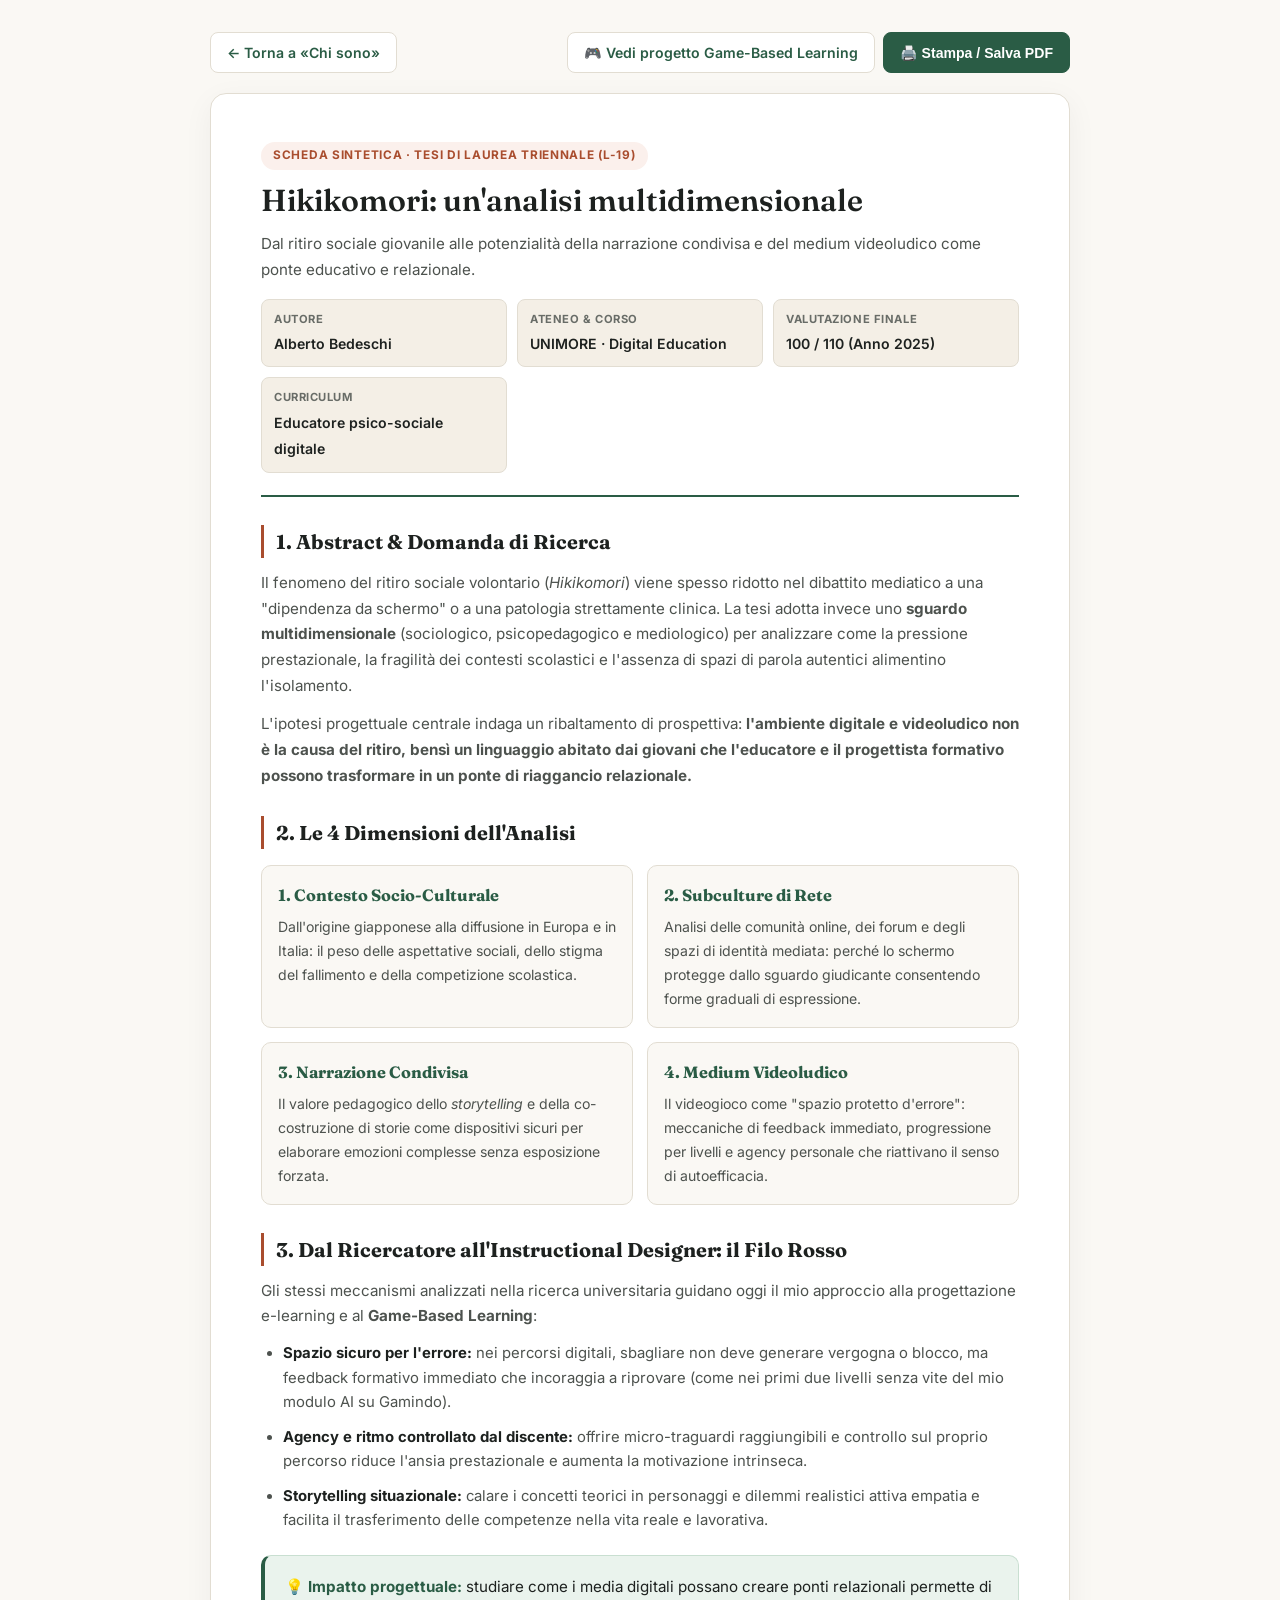
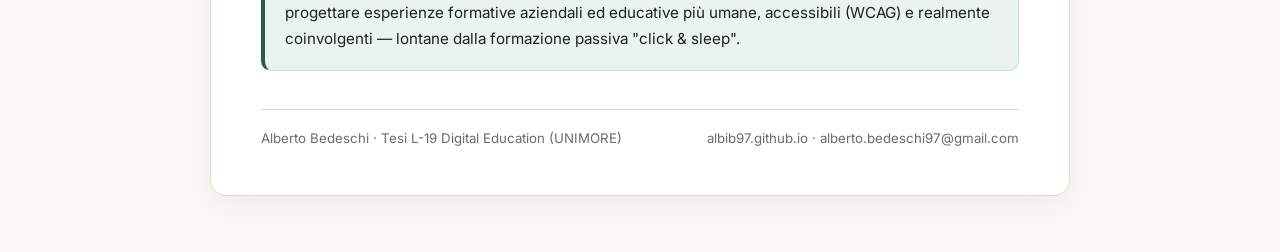
<file: scheda_tesi_hikikomori.html>
<!DOCTYPE html>
<html lang="it">
<head>
  <meta charset="UTF-8">
  <meta name="viewport" content="width=device-width, initial-scale=1.0">
  <title>Scheda Tesi di Laurea · Hikikomori: un'analisi multidimensionale | Alberto Bedeschi</title>
  <meta name="description" content="Abstract e sintesi metodologica della tesi di laurea L-19 in Digital Education (100/110, UNIMORE) di Alberto Bedeschi: ritiro sociale giovanile, narrazione condivisa e medium videoludico come ponte educativo.">
  <meta name="theme-color" content="#faf8f4" media="(prefers-color-scheme: light)">
  <meta name="theme-color" content="#121614" media="(prefers-color-scheme: dark)">
  <meta property="og:type" content="article">
  <meta property="og:locale" content="it_IT">
  <meta property="og:title" content="Tesi di Laurea · Hikikomori e Medium Digitale | Alberto Bedeschi">
  <meta property="og:description" content="Dal ritiro sociale al ponte relazionale: narrazione condivisa, cultura digitale e game-based learning.">
  <meta property="og:image" content="https://albib97.github.io/og-card.png">
  <meta name="twitter:card" content="summary_large_image">
  <link rel="icon" href="favicon.svg" type="image/svg+xml">
  <link rel="preconnect" href="https://fonts.googleapis.com">
  <link rel="preconnect" href="https://fonts.gstatic.com" crossorigin>
  <link rel="stylesheet" href="https://fonts.googleapis.com/css2?family=Fraunces:ital,opsz,wght@0,9..144,500;0,9..144,600;1,9..144,500&family=Inter:wght@400;500;600;700&display=swap">
  <script>(function(){var d=document.documentElement,t;try{t=localStorage.getItem('ab-theme')}catch(e){}if(!t)t=window.matchMedia('(prefers-color-scheme: dark)').matches?'dark':'light';d.setAttribute('data-theme',t)})();</script>
  <style>
    :root {
      --bg: #faf8f4;
      --surface: #ffffff;
      --surface-2: #f4efe6;
      --text: #1d211f;
      --text-muted: #4d524e;
      --text-soft: #686c67;
      --border: #e2ddd2;
      --accent: #2a5c45;
      --accent-strong: #1e4231;
      --accent-soft: #eaf3ed;
      --accent-border: #c9dfd1;
      --on-accent: #ffffff;
      --terra: #a94d2e;
      --terra-soft: #fbf0ec;
      --font-serif: "Fraunces", "Charter", Georgia, serif;
      --font-sans: "Inter", -apple-system, BlinkMacSystemFont, "Segoe UI", Roboto, sans-serif;
      color-scheme: light;
    }
    [data-theme="dark"] {
      --bg: #121614;
      --surface: #1a1f1c;
      --surface-2: #212724;
      --text: #ece9e2;
      --text-muted: #bfc3bd;
      --text-soft: #959a94;
      --border: #2c332f;
      --accent: #6dbb93;
      --accent-strong: #8fd0ae;
      --accent-soft: #1d2d25;
      --accent-border: #2d4a3b;
      --on-accent: #0e1a13;
      --terra: #e3916f;
      --terra-soft: #2e211b;
      color-scheme: dark;
    }
    * { box-sizing: border-box; margin: 0; padding: 0; }
    body {
      font-family: var(--font-sans);
      background-color: var(--bg);
      color: var(--text);
      line-height: 1.65;
      padding: 32px 18px 56px;
      -webkit-font-smoothing: antialiased;
    }
    .toolbar-nav {
      max-width: 860px;
      margin: 0 auto 20px;
      display: flex;
      justify-content: space-between;
      align-items: center;
      gap: 12px;
      flex-wrap: wrap;
    }
    .btn-back, .btn-print {
      display: inline-flex;
      align-items: center;
      gap: 8px;
      font-size: 0.88rem;
      font-weight: 600;
      text-decoration: none;
      padding: 8px 16px;
      border-radius: 8px;
      cursor: pointer;
      transition: all 0.2s ease;
    }
    .btn-back {
      color: var(--accent);
      background: var(--surface);
      border: 1px solid var(--border);
    }
    .btn-back:hover { background: var(--surface-2); color: var(--terra); }
    .btn-print {
      background: var(--accent);
      color: var(--on-accent);
      border: 1px solid var(--accent);
    }
    .btn-print:hover { background: var(--accent-strong); }

    .sheet {
      max-width: 860px;
      margin: 0 auto;
      background: var(--surface);
      padding: 46px 50px;
      border-radius: 16px;
      border: 1px solid var(--border);
      box-shadow: 0 8px 30px rgba(0, 0, 0, 0.05);
    }
    .header {
      border-bottom: 2px solid var(--accent);
      padding-bottom: 22px;
      margin-bottom: 26px;
    }
    .badge {
      display: inline-block;
      background: var(--terra-soft);
      color: var(--terra);
      font-size: 0.74rem;
      font-weight: 700;
      text-transform: uppercase;
      letter-spacing: 0.06em;
      padding: 4px 12px;
      border-radius: 999px;
      margin-bottom: 12px;
    }
    h1 {
      font-family: var(--font-serif);
      font-size: 1.9rem;
      font-weight: 600;
      line-height: 1.22;
      margin-bottom: 12px;
    }
    .meta-grid {
      display: grid;
      grid-template-columns: repeat(auto-fit, minmax(185px, 1fr));
      gap: 10px;
      margin-top: 16px;
    }
    .meta-item {
      background: var(--surface-2);
      border: 1px solid var(--border);
      border-radius: 8px;
      padding: 10px 12px;
    }
    .meta-item small {
      display: block;
      font-size: 0.7rem;
      font-weight: 700;
      text-transform: uppercase;
      letter-spacing: 0.05em;
      color: var(--text-soft);
      margin-bottom: 2px;
    }
    .meta-item span { font-size: 0.88rem; font-weight: 600; color: var(--text); }

    h2 {
      font-family: var(--font-serif);
      font-size: 1.25rem;
      margin: 28px 0 12px;
      padding-left: 12px;
      border-left: 3px solid var(--terra);
    }
    p { font-size: 0.95rem; color: var(--text-muted); margin-bottom: 12px; line-height: 1.7; }
    ul { margin: 10px 0 16px 22px; display: grid; gap: 10px; }
    li { font-size: 0.93rem; color: var(--text-muted); line-height: 1.65; }
    li strong { color: var(--text); }

    .pillars {
      display: grid;
      grid-template-columns: repeat(2, 1fr);
      gap: 14px;
      margin: 16px 0 22px;
    }
    .pillar-card {
      background: var(--bg);
      border: 1px solid var(--border);
      border-radius: 10px;
      padding: 16px;
    }
    .pillar-card h3 {
      font-family: var(--font-serif);
      font-size: 1.02rem;
      color: var(--accent);
      margin-bottom: 6px;
    }
    .pillar-card p { font-size: 0.88rem; margin: 0; }

    .bridge-box {
      background: var(--accent-soft);
      border: 1px solid var(--accent-border);
      border-left: 4px solid var(--accent);
      border-radius: 10px;
      padding: 18px 20px;
      margin-top: 22px;
    }
    .bridge-box strong { color: var(--accent); }
    .bridge-box p { color: var(--text); margin: 0; }

    .footer-stamp {
      margin-top: 38px;
      padding-top: 18px;
      border-top: 1px solid var(--border);
      font-size: 0.83rem;
      color: var(--text-soft);
      display: flex;
      justify-content: space-between;
      flex-wrap: wrap;
      gap: 8px;
    }
    @media (max-width: 680px) {
      .sheet { padding: 26px 20px; }
      h1 { font-size: 1.5rem; }
      .pillars { grid-template-columns: 1fr; }
    }
    @media print {
      :root, [data-theme="dark"] {
        --bg: #ffffff;
        --surface: #ffffff;
        --surface-2: #f4efe6;
        --text: #111111;
        --text-muted: #2d312e;
        --text-soft: #555555;
        --border: #d0d0d0;
        --accent: #2a5c45;
        --accent-soft: #eaf3ed;
        --accent-border: #c9dfd1;
        --terra: #a94d2e;
        --terra-soft: #fbf0ec;
        color-scheme: light;
      }
      .no-print { display: none !important; }
      body { padding: 0 !important; background: #ffffff !important; }
      .sheet { border: none !important; box-shadow: none !important; padding: 0 !important; }
    }
  </style>
</head>
<body>
  <div class="toolbar-nav no-print">
    <a href="chi-sono.html" class="btn-back">← Torna a «Chi sono»</a>
    <div style="display:flex; gap:8px; flex-wrap:wrap;">
      <a href="progetti.html#case-gamindo-ai" class="btn-back">🎮 Vedi progetto Game-Based Learning</a>
      <button type="button" class="btn-print" onclick="window.print()">🖨️ Stampa / Salva PDF</button>
    </div>
  </div>

  <main class="sheet">
    <header class="header">
      <span class="badge">Scheda Sintetica · Tesi di Laurea Triennale (L-19)</span>
      <h1>Hikikomori: un'analisi multidimensionale</h1>
      <p style="margin-bottom: 0;">Dal ritiro sociale giovanile alle potenzialità della narrazione condivisa e del medium videoludico come ponte educativo e relazionale.</p>
      <div class="meta-grid">
        <div class="meta-item"><small>Autore</small><span>Alberto Bedeschi</span></div>
        <div class="meta-item"><small>Ateneo &amp; Corso</small><span>UNIMORE · Digital Education</span></div>
        <div class="meta-item"><small>Valutazione Finale</small><span>100 / 110 (Anno 2025)</span></div>
        <div class="meta-item"><small>Curriculum</small><span>Educatore psico-sociale digitale</span></div>
      </div>
    </header>

    <section>
      <h2>1. Abstract &amp; Domanda di Ricerca</h2>
      <p>Il fenomeno del ritiro sociale volontario (<em>Hikikomori</em>) viene spesso ridotto nel dibattito mediatico a una "dipendenza da schermo" o a una patologia strettamente clinica. La tesi adotta invece uno <strong>sguardo multidimensionale</strong> (sociologico, psicopedagogico e mediologico) per analizzare come la pressione prestazionale, la fragilità dei contesti scolastici e l'assenza di spazi di parola autentici alimentino l'isolamento.</p>
      <p>L'ipotesi progettuale centrale indaga un ribaltamento di prospettiva: <strong>l'ambiente digitale e videoludico non è la causa del ritiro, bensì un linguaggio abitato dai giovani che l'educatore e il progettista formativo possono trasformare in un ponte di riaggancio relazionale.</strong></p>
    </section>

    <section>
      <h2>2. Le 4 Dimensioni dell'Analisi</h2>
      <div class="pillars">
        <div class="pillar-card">
          <h3>1. Contesto Socio-Culturale</h3>
          <p>Dall'origine giapponese alla diffusione in Europa e in Italia: il peso delle aspettative sociali, dello stigma del fallimento e della competizione scolastica.</p>
        </div>
        <div class="pillar-card">
          <h3>2. Subculture di Rete</h3>
          <p>Analisi delle comunità online, dei forum e degli spazi di identità mediata: perché lo schermo protegge dallo sguardo giudicante consentendo forme graduali di espressione.</p>
        </div>
        <div class="pillar-card">
          <h3>3. Narrazione Condivisa</h3>
          <p>Il valore pedagogico dello <em>storytelling</em> e della co-costruzione di storie come dispositivi sicuri per elaborare emozioni complesse senza esposizione forzata.</p>
        </div>
        <div class="pillar-card">
          <h3>4. Medium Videoludico</h3>
          <p>Il videogioco come "spazio protetto d'errore": meccaniche di feedback immediato, progressione per livelli e agency personale che riattivano il senso di autoefficacia.</p>
        </div>
      </div>
    </section>

    <section>
      <h2>3. Dal Ricercatore all'Instructional Designer: il Filo Rosso</h2>
      <p>Gli stessi meccanismi analizzati nella ricerca universitaria guidano oggi il mio approccio alla progettazione e-learning e al <strong>Game-Based Learning</strong>:</p>
      <ul>
        <li><strong>Spazio sicuro per l'errore:</strong> nei percorsi digitali, sbagliare non deve generare vergogna o blocco, ma feedback formativo immediato che incoraggia a riprovare (come nei primi due livelli senza vite del mio modulo AI su Gamindo).</li>
        <li><strong>Agency e ritmo controllato dal discente:</strong> offrire micro-traguardi raggiungibili e controllo sul proprio percorso riduce l'ansia prestazionale e aumenta la motivazione intrinseca.</li>
        <li><strong>Storytelling situazionale:</strong> calare i concetti teorici in personaggi e dilemmi realistici attiva empatia e facilita il trasferimento delle competenze nella vita reale e lavorativa.</li>
      </ul>

      <div class="bridge-box">
        <p><strong>💡 Impatto progettuale:</strong> studiare come i media digitali possano creare ponti relazionali permette di progettare esperienze formative aziendali ed educative più umane, accessibili (WCAG) e realmente coinvolgenti — lontane dalla formazione passiva "click &amp; sleep".</p>
      </div>
    </section>

    <footer class="footer-stamp">
      <span>Alberto Bedeschi · Tesi L-19 Digital Education (UNIMORE)</span>
      <span>albib97.github.io · alberto.bedeschi97@gmail.com</span>
    </footer>
  </main>
</body>
</html>
</file>
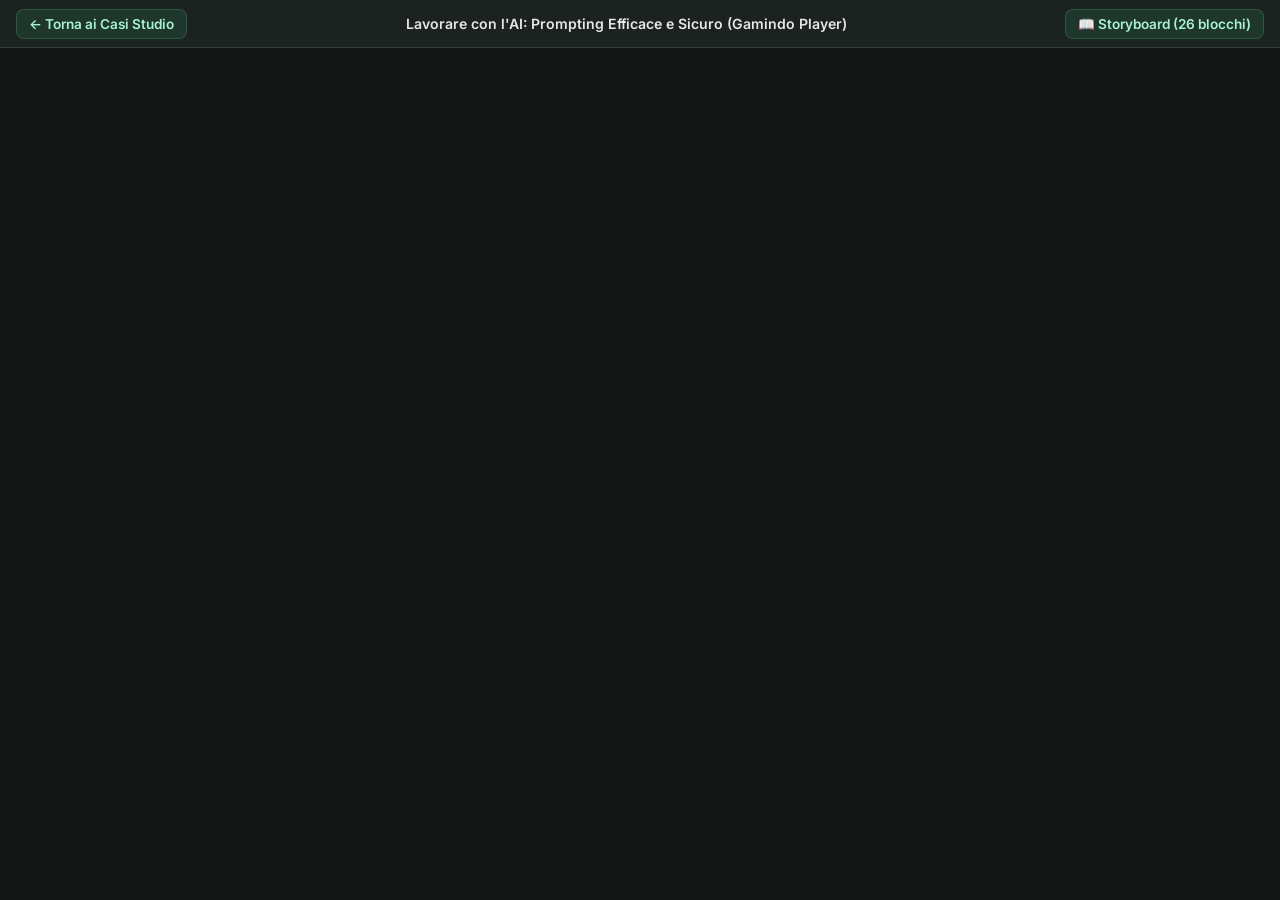
<file: moduli-formativi/corso-ai-prompting/gioco-interattivo.html>
<!DOCTYPE html>
<html lang="it">
<head>
  <meta charset="UTF-8" />
  <meta name="viewport" content="width=device-width, initial-scale=1.0" />
  <title>Lavorare con l'AI: Prompting Efficace e Sicuro — Player Gamindo | Alberto Bedeschi</title>
  <link rel="icon" href="../../favicon.svg" type="image/svg+xml">
  <link rel="preconnect" href="https://fonts.googleapis.com">
  <link rel="preconnect" href="https://fonts.gstatic.com" crossorigin>
  <link rel="stylesheet" href="https://fonts.googleapis.com/css2?family=Inter:wght@500;600;700&display=swap">
  <style>
    * { box-sizing: border-box; margin: 0; padding: 0; }
    html, body {
      height: 100%;
      width: 100%;
      font-family: 'Inter', -apple-system, BlinkMacSystemFont, sans-serif;
      background: #121614;
      color: #faf8f4;
      display: flex;
      flex-direction: column;
      overflow: hidden;
    }
    .top-bar {
      height: 48px;
      padding: 0 16px;
      background: #1b221f;
      border-bottom: 1px solid rgba(255,255,255,0.12);
      display: flex;
      align-items: center;
      justify-content: space-between;
      gap: 12px;
      flex-shrink: 0;
    }
    .top-bar a {
      color: #a7f3d0;
      text-decoration: none;
      font-size: 0.85rem;
      font-weight: 600;
      padding: 6px 12px;
      border-radius: 8px;
      background: rgba(42, 92, 69, 0.35);
      border: 1px solid rgba(59, 122, 93, 0.5);
      transition: background 0.15s ease;
    }
    .top-bar a:hover {
      background: rgba(42, 92, 69, 0.6);
    }
    .top-title {
      font-size: 0.88rem;
      font-weight: 600;
      color: #e5e7eb;
      white-space: nowrap;
      overflow: hidden;
      text-overflow: ellipsis;
    }
    iframe {
      flex: 1;
      width: 100%;
      border: 0;
    }
  </style>
</head>
<body>
  <header class="top-bar">
    <a href="../../progetti.html">← Torna ai Casi Studio</a>
    <span class="top-title">Lavorare con l'AI: Prompting Efficace e Sicuro (Gamindo Player)</span>
    <a href="storyboard-ai-prompting.html">📖 Storyboard (26 blocchi)</a>
  </header>
  <iframe
    src="https://go.gamindo.com/?cd=OU5MQXY7KD-PA_01OX-aN-A_010DHYHHIMEMOPH7Q0ANPNIM76H7DCA94-HY9Q8P-aPQL8AN-aOWOPaG56OXSUFI.1F8"
    title="Lavorare con l'AI: Prompting Efficace e Sicuro — Gamindo Player"
    allow="fullscreen; autoplay"
    allowfullscreen></iframe>
</body>
</html>
</file>
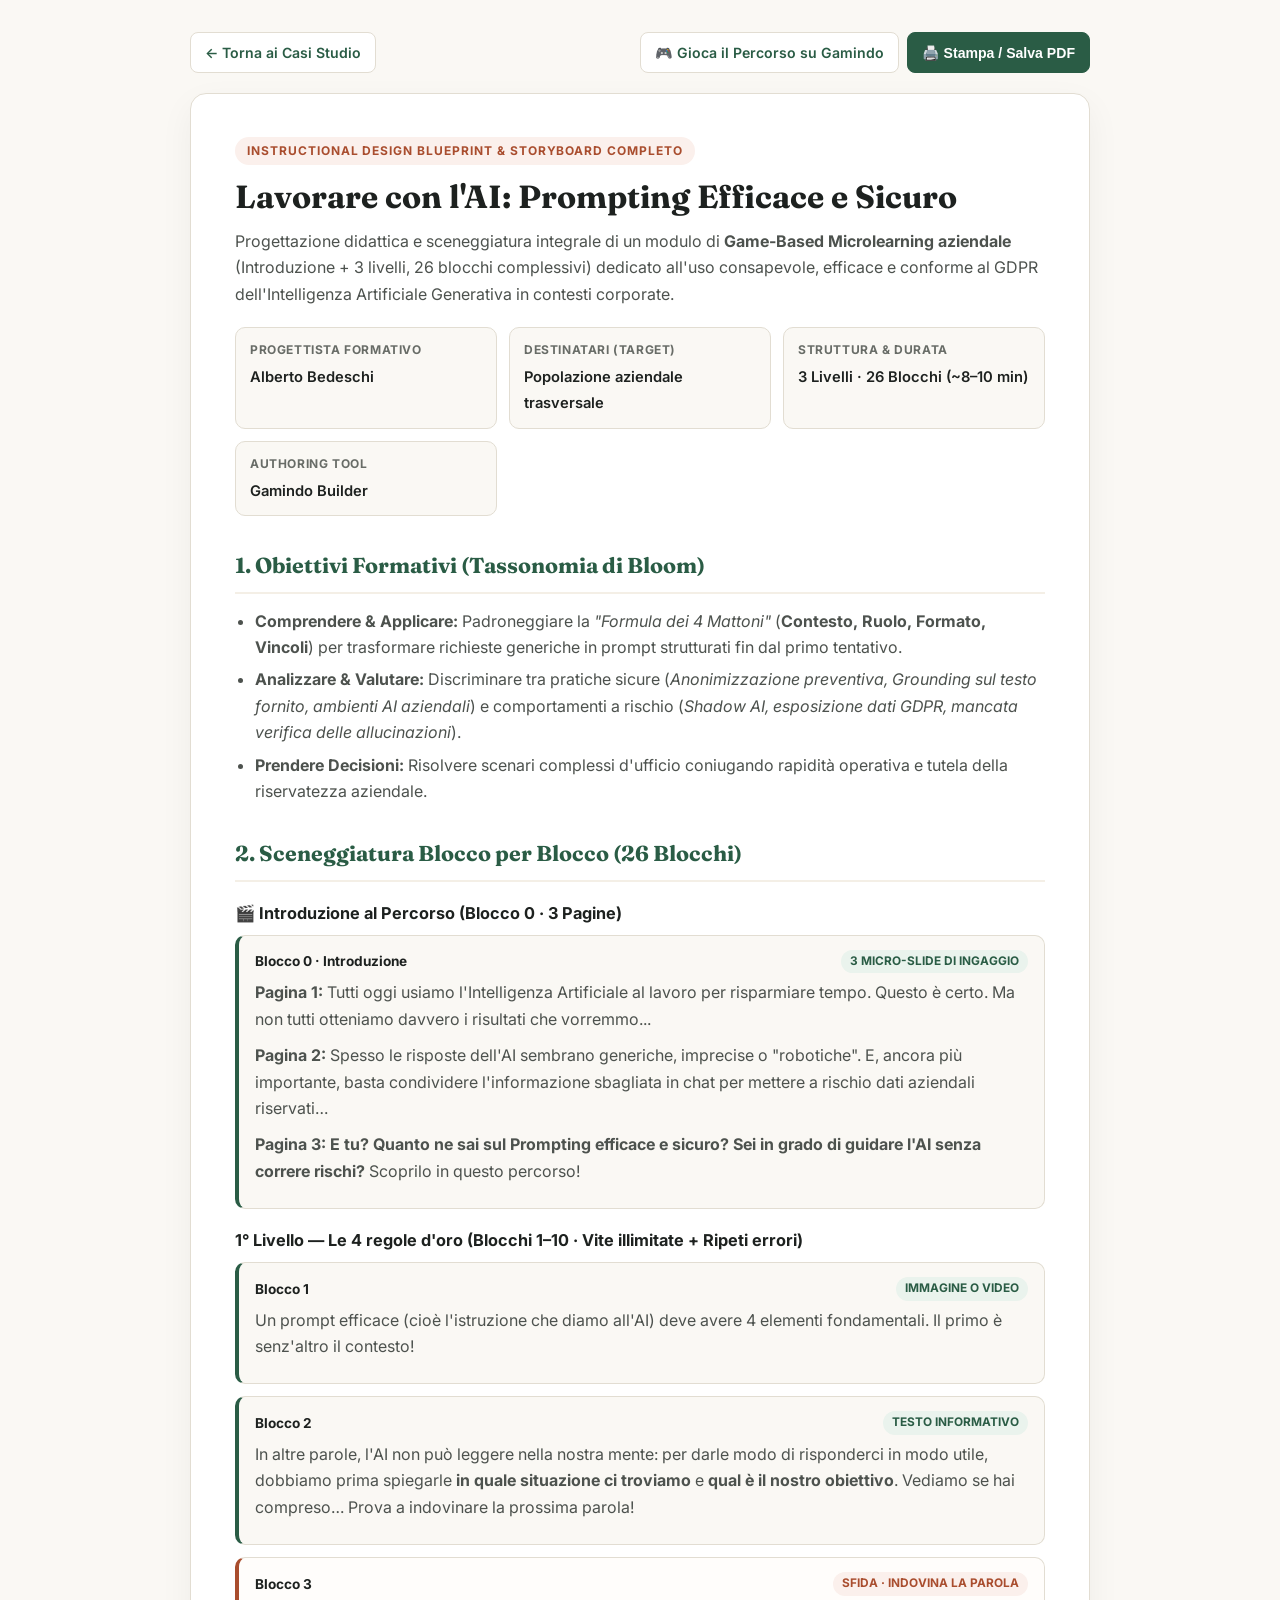
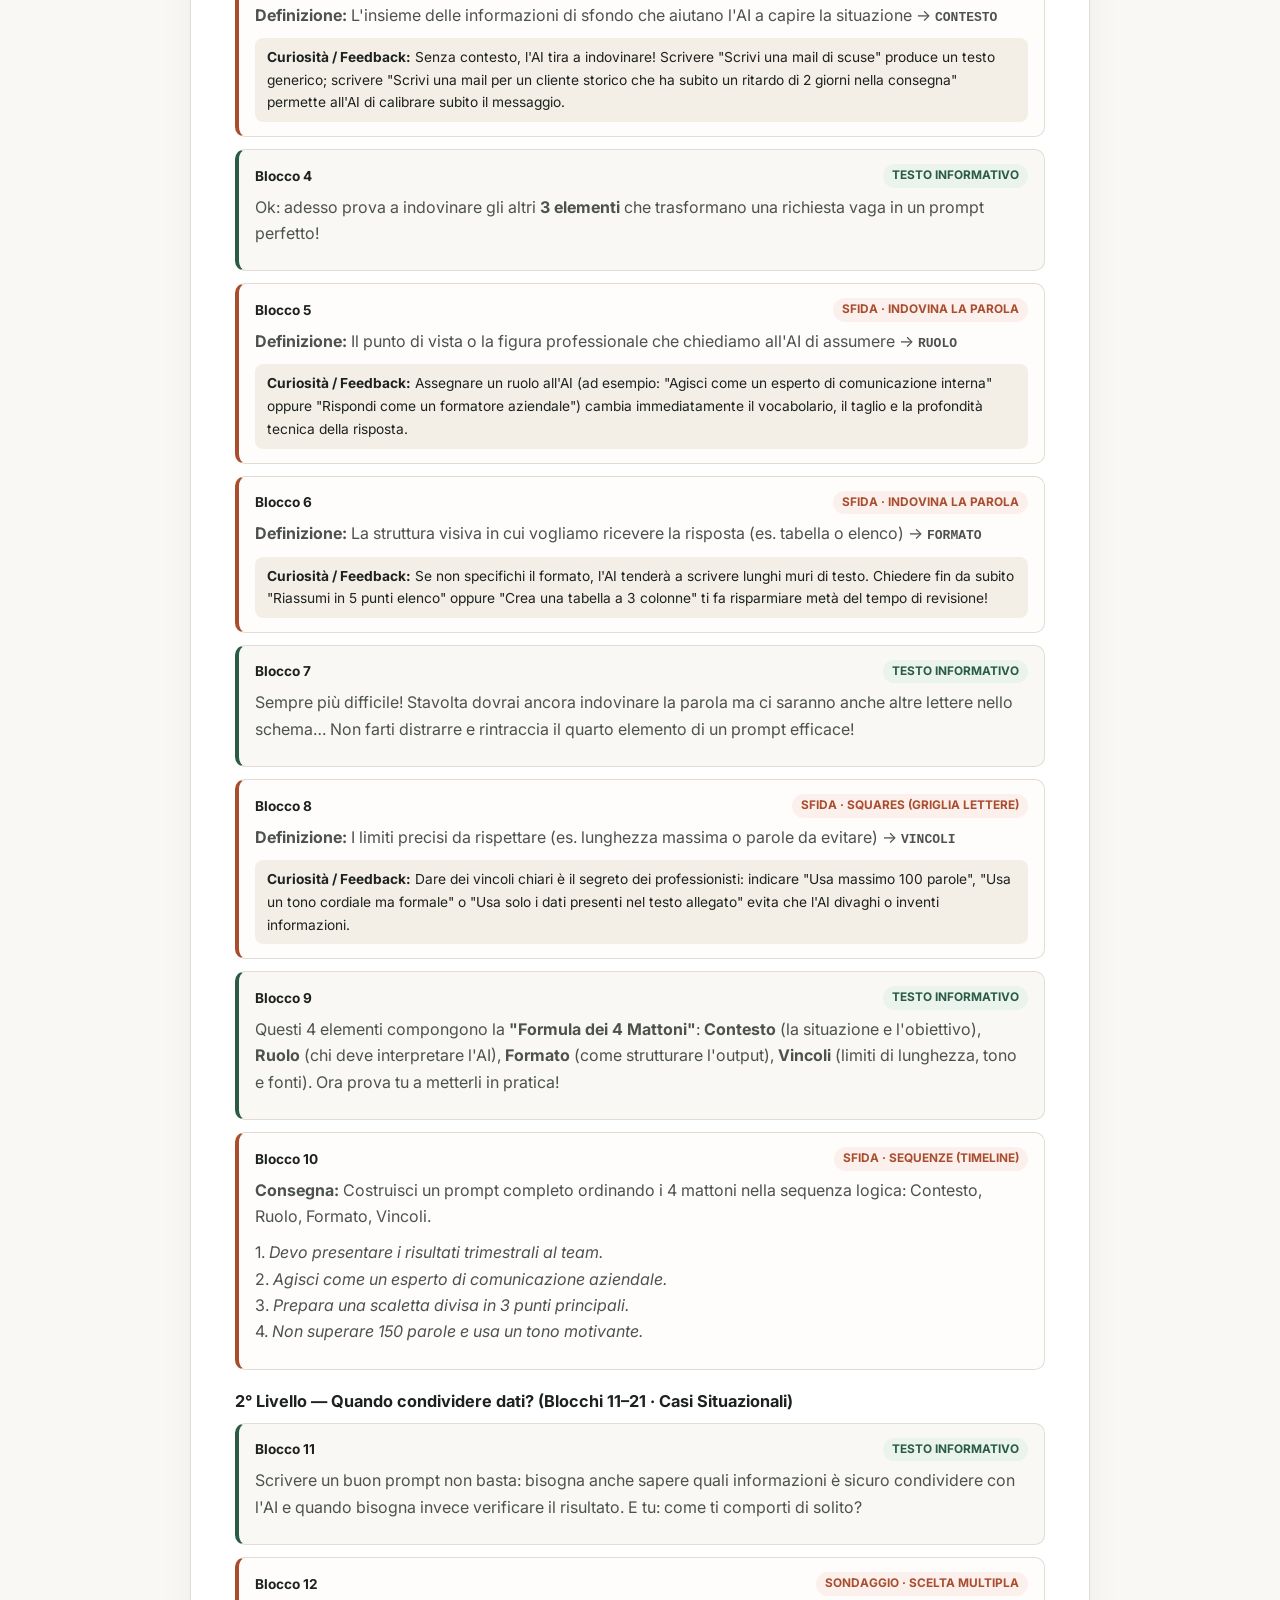
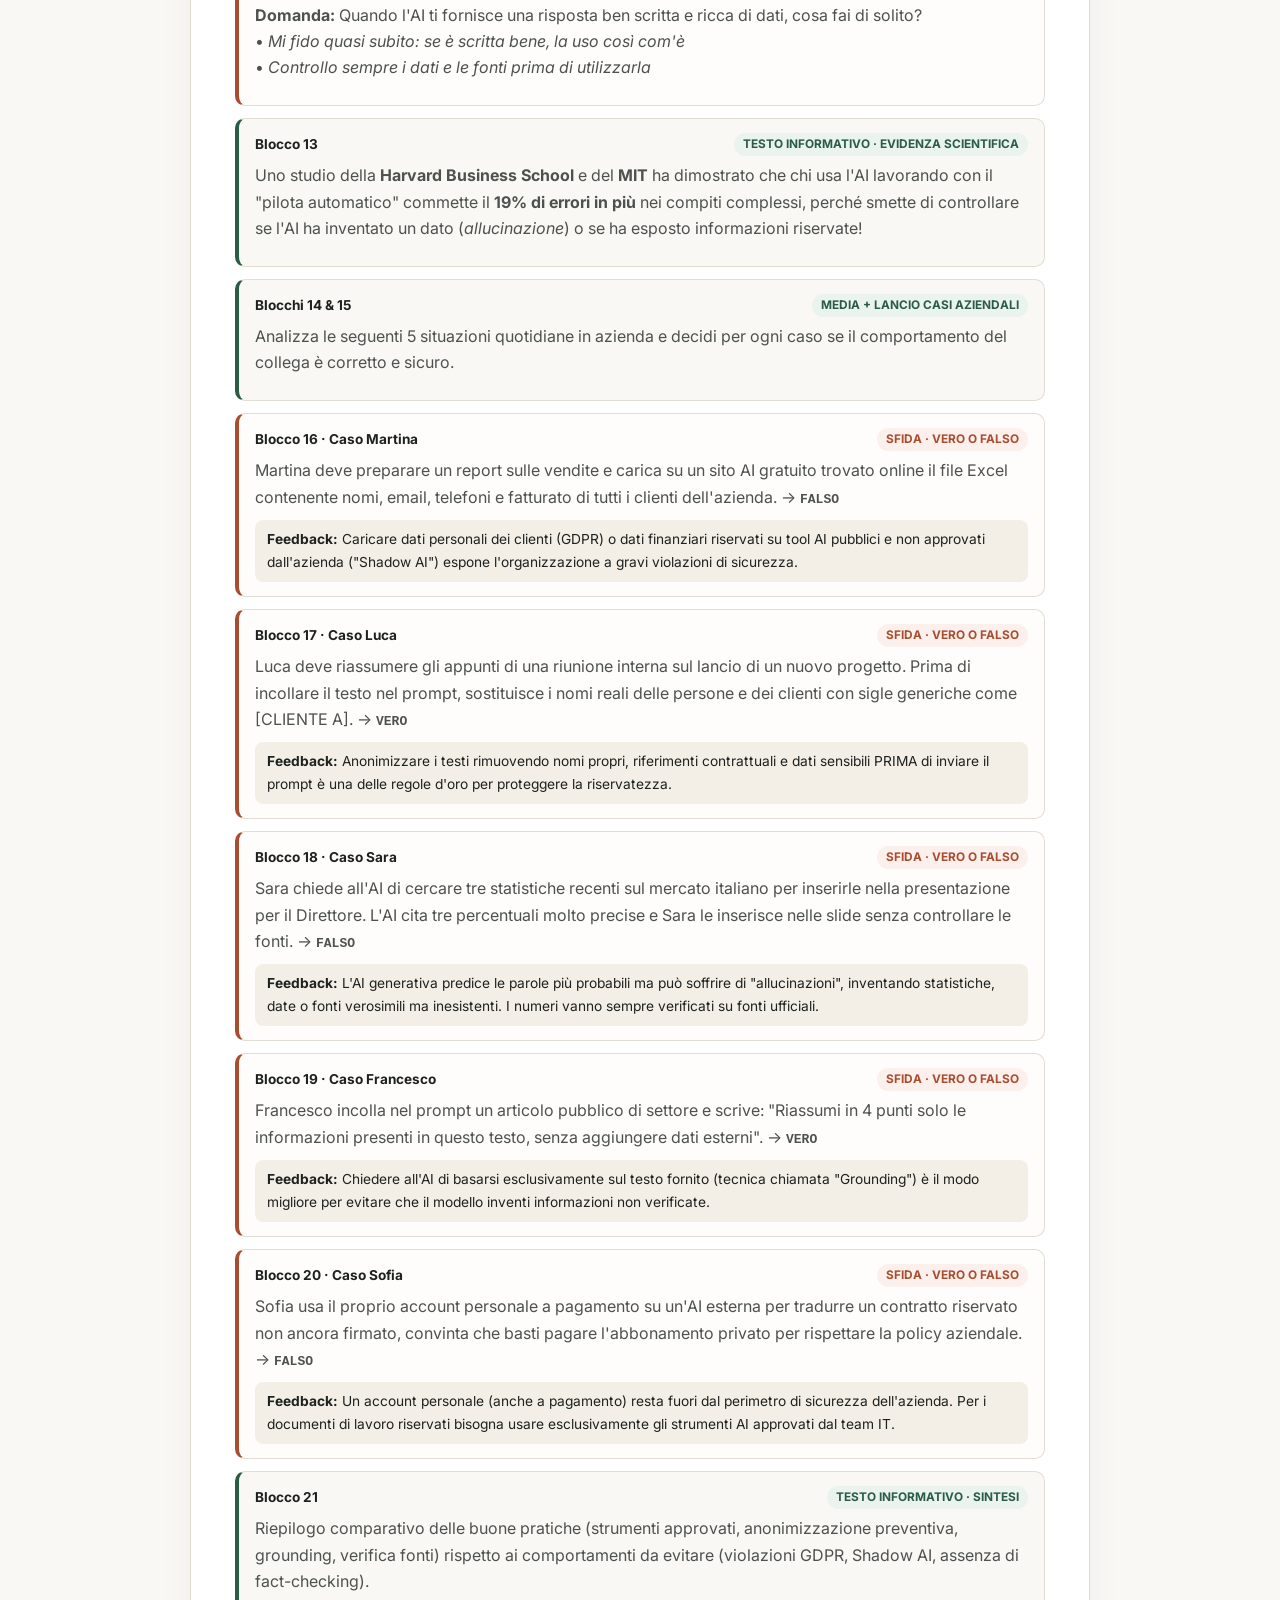
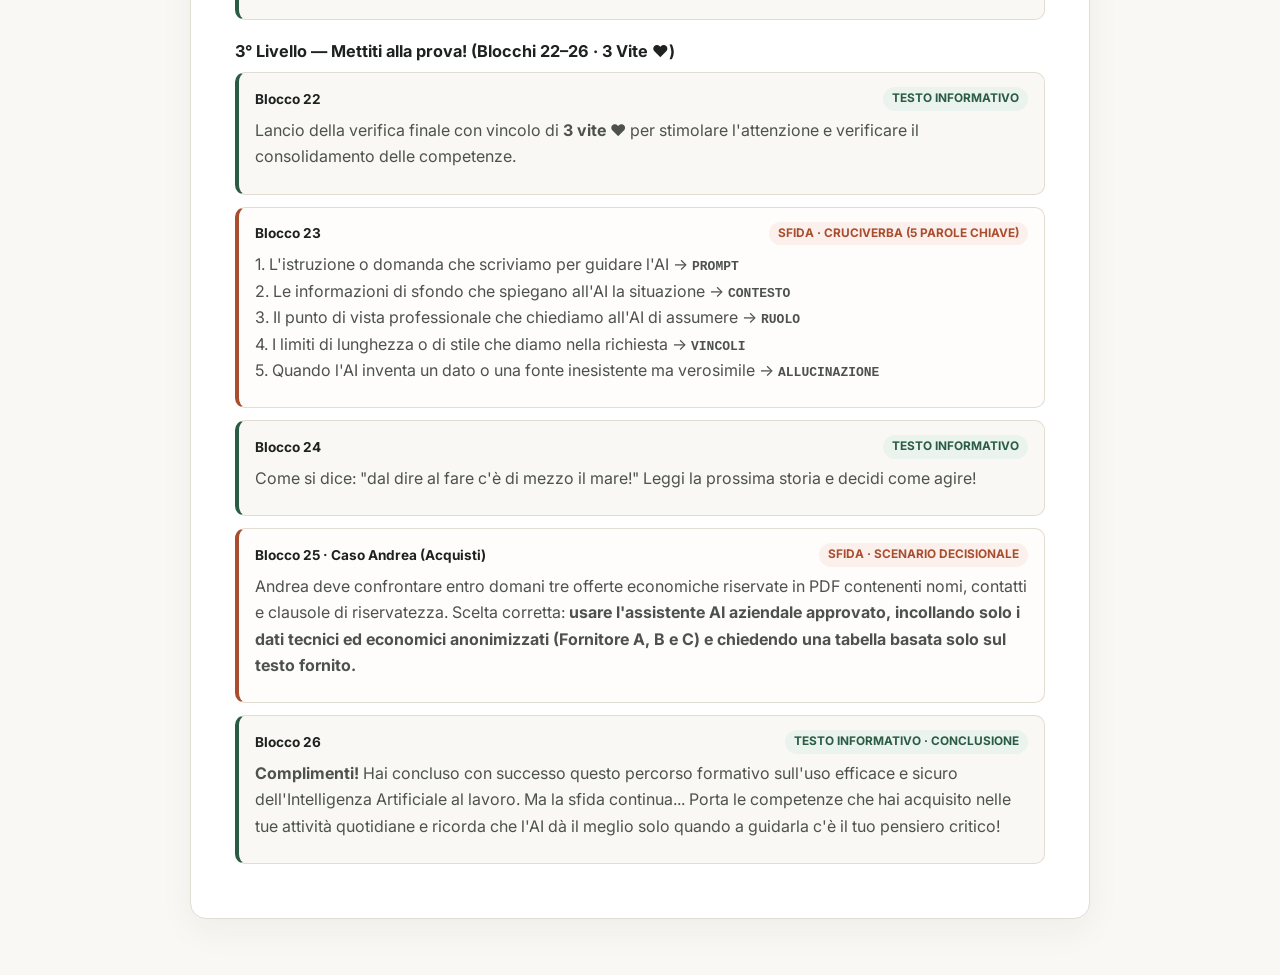
<file: moduli-formativi/corso-ai-prompting/storyboard-ai-prompting.html>
<!DOCTYPE html>
<html lang="it">
<head>
  <meta charset="UTF-8">
  <meta name="viewport" content="width=device-width, initial-scale=1.0">
  <title>Storyboard &amp; Progettazione Didattica · Lavorare con l'AI | Alberto Bedeschi</title>
  <meta name="description" content="Documento di Instructional Design e Storyboard completo (26 blocchi su 3 livelli) del percorso Game-Based Learning 'Lavorare con l'AI: Prompting Efficace e Sicuro' a cura di Alberto Bedeschi.">
  <meta name="theme-color" content="#faf8f4" media="(prefers-color-scheme: light)">
  <meta name="theme-color" content="#121614" media="(prefers-color-scheme: dark)">
  <link rel="icon" href="../../favicon.svg" type="image/svg+xml">
  <link rel="preconnect" href="https://fonts.googleapis.com">
  <link rel="preconnect" href="https://fonts.gstatic.com" crossorigin>
  <link rel="stylesheet" href="https://fonts.googleapis.com/css2?family=Fraunces:ital,opsz,wght@0,9..144,500;0,9..144,600;1,9..144,500&family=Inter:wght@400;500;600;700&display=swap">
  <script>(function(){var d=document.documentElement,t;try{t=localStorage.getItem('ab-theme')}catch(e){}if(!t)t=window.matchMedia('(prefers-color-scheme: dark)').matches?'dark':'light';d.setAttribute('data-theme',t)})();</script>
  <style>
    :root {
      --bg: #faf8f4;
      --surface: #ffffff;
      --surface-2: #f4efe6;
      --challenge-bg: #fffdfb;
      --text: #1d211f;
      --text-muted: #4d524e;
      --text-soft: #686c67;
      --border: #e2ddd2;
      --accent: #2a5c45;
      --accent-strong: #1e4231;
      --accent-soft: #eaf3ed;
      --on-accent: #ffffff;
      --terra: #a94d2e;
      --terra-soft: #fbf0ec;
      --font-serif: "Fraunces", "Charter", Georgia, serif;
      --font-sans: "Inter", -apple-system, BlinkMacSystemFont, "Segoe UI", Roboto, sans-serif;
      color-scheme: light;
    }
    [data-theme="dark"] {
      --bg: #121614;
      --surface: #1a1f1c;
      --surface-2: #212724;
      --challenge-bg: #1f1b19;
      --text: #ece9e2;
      --text-muted: #bfc3bd;
      --text-soft: #959a94;
      --border: #2c332f;
      --accent: #6dbb93;
      --accent-strong: #8fd0ae;
      --accent-soft: #1d2d25;
      --on-accent: #0e1a13;
      --terra: #e3916f;
      --terra-soft: #2e211b;
      color-scheme: dark;
    }
    * { box-sizing: border-box; margin: 0; padding: 0; }
    body {
      font-family: var(--font-sans);
      background-color: var(--bg);
      color: var(--text);
      line-height: 1.65;
      padding: 32px 18px 56px;
      -webkit-font-smoothing: antialiased;
    }
    .toolbar-nav {
      max-width: 900px;
      margin: 0 auto 20px;
      display: flex;
      justify-content: space-between;
      align-items: center;
      gap: 12px;
      flex-wrap: wrap;
    }
    .btn-back, .btn-action {
      display: inline-flex;
      align-items: center;
      gap: 8px;
      font-size: 0.88rem;
      font-weight: 600;
      color: var(--accent);
      text-decoration: none;
      padding: 8px 14px;
      border-radius: 8px;
      background: var(--surface);
      border: 1px solid var(--border);
      transition: all 0.2s ease;
      cursor: pointer;
    }
    .btn-back:hover, .btn-action:hover {
      background: var(--surface-2);
      color: var(--terra);
    }
    .btn-primary {
      background: var(--accent);
      color: var(--on-accent);
      border-color: var(--accent);
    }
    .btn-primary:hover {
      background: var(--accent-strong);
      color: var(--on-accent);
    }
    .sheet {
      max-width: 900px;
      margin: 0 auto;
      background: var(--surface);
      border: 1px solid var(--border);
      border-radius: 16px;
      padding: 42px 44px;
      box-shadow: 0 12px 34px rgba(29, 33, 31, 0.05);
    }
    .doc-tag {
      display: inline-block;
      font-size: 0.75rem;
      font-weight: 700;
      text-transform: uppercase;
      letter-spacing: 0.08em;
      color: var(--terra);
      background: var(--terra-soft);
      padding: 4px 12px;
      border-radius: 999px;
      margin-bottom: 12px;
    }
    h1 {
      font-family: var(--font-serif);
      font-size: 2rem;
      line-height: 1.22;
      margin-bottom: 12px;
    }
    h2 {
      font-family: var(--font-serif);
      font-size: 1.35rem;
      margin: 32px 0 14px;
      padding-bottom: 8px;
      border-bottom: 2px solid var(--surface-2);
      color: var(--accent);
    }
    h3 {
      font-size: 1.02rem;
      margin: 18px 0 8px;
      color: var(--text);
    }
    p { margin-bottom: 10px; color: var(--text-muted); }
    .sheet ul { padding-left: 20px; margin-bottom: 12px; color: var(--text-muted); }
    .sheet li { margin-bottom: 6px; }
    .meta-grid {
      display: grid;
      grid-template-columns: repeat(auto-fit, minmax(200px, 1fr));
      gap: 12px;
      margin: 20px 0 28px;
    }
    .meta-card {
      background: var(--bg);
      border: 1px solid var(--border);
      border-radius: 10px;
      padding: 12px 14px;
    }
    .meta-card strong {
      display: block;
      font-size: 0.75rem;
      text-transform: uppercase;
      letter-spacing: 0.05em;
      color: var(--text-soft);
      margin-bottom: 3px;
    }
    .meta-card span {
      font-weight: 600;
      font-size: 0.92rem;
      color: var(--text);
    }
    .block-item {
      background: var(--bg);
      border: 1px solid var(--border);
      border-left: 4px solid var(--accent);
      border-radius: 10px;
      padding: 14px 16px;
      margin-bottom: 12px;
    }
    .block-item.challenge {
      border-left-color: var(--terra);
      background: var(--challenge-bg);
    }
    .block-head {
      display: flex;
      justify-content: space-between;
      align-items: center;
      gap: 8px;
      margin-bottom: 6px;
      flex-wrap: wrap;
    }
    .block-num {
      font-weight: 700;
      font-size: 0.85rem;
      color: var(--text);
    }
    .block-type {
      font-size: 0.74rem;
      font-weight: 700;
      text-transform: uppercase;
      padding: 2px 9px;
      border-radius: 999px;
      background: var(--accent-soft);
      color: var(--accent);
    }
    .block-item.challenge .block-type {
      background: var(--terra-soft);
      color: var(--terra);
    }
    .fb-note {
      margin-top: 8px;
      padding: 8px 12px;
      background: var(--surface-2);
      border-radius: 8px;
      font-size: 0.86rem;
      color: var(--text);
    }
    @media print {
      :root, [data-theme="dark"] {
        --bg: #ffffff;
        --surface: #ffffff;
        --surface-2: #f4efe6;
        --challenge-bg: #fffdfb;
        --text: #111111;
        --text-muted: #2d312e;
        --text-soft: #555555;
        --border: #d0d0d0;
        --accent: #2a5c45;
        --accent-soft: #eaf3ed;
        --terra: #a94d2e;
        --terra-soft: #fbf0ec;
        color-scheme: light;
      }
      .toolbar-nav { display: none; }
      body { padding: 0; background: #ffffff; }
      .sheet { border: none; box-shadow: none; padding: 10px; }
    }
    @media (max-width: 640px) {
      .sheet { padding: 24px 18px; }
      h1 { font-size: 1.55rem; }
    }
  </style>
</head>
<body>
  <div class="toolbar-nav">
    <a href="../../progetti.html" class="btn-back">← Torna ai Casi Studio</a>
    <div style="display:flex;gap:8px;flex-wrap:wrap;">
      <a href="https://go.gamindo.com/?cd=OU5MQXY7KD-PA_01OX-aN-A_010DHYHHIMEMOPH7Q0ANPNIM76H7DCA94-HY9Q8P-aPQL8AN-aOWOPaG56OXSUFI.1F8" target="_blank" rel="noopener noreferrer" class="btn-action">🎮 Gioca il Percorso su Gamindo</a>
      <button type="button" class="btn-action btn-primary" onclick="window.print()">🖨️ Stampa / Salva PDF</button>
    </div>
  </div>

  <article class="sheet">
    <span class="doc-tag">Instructional Design Blueprint &amp; Storyboard Completo</span>
    <h1>Lavorare con l'AI: Prompting Efficace e Sicuro</h1>
    <p>Progettazione didattica e sceneggiatura integrale di un modulo di <strong>Game-Based Microlearning aziendale</strong> (Introduzione + 3 livelli, 26 blocchi complessivi) dedicato all'uso consapevole, efficace e conforme al GDPR dell'Intelligenza Artificiale Generativa in contesti corporate.</p>

    <div class="meta-grid">
      <div class="meta-card">
        <strong>Progettista Formativo</strong>
        <span>Alberto Bedeschi</span>
      </div>
      <div class="meta-card">
        <strong>Destinatari (Target)</strong>
        <span>Popolazione aziendale trasversale</span>
      </div>
      <div class="meta-card">
        <strong>Struttura &amp; Durata</strong>
        <span>3 Livelli · 26 Blocchi (~8–10 min)</span>
      </div>
      <div class="meta-card">
        <strong>Authoring Tool</strong>
        <span>Gamindo Builder</span>
      </div>
    </div>

    <h2>1. Obiettivi Formativi (Tassonomia di Bloom)</h2>
    <ul>
      <li><strong>Comprendere &amp; Applicare:</strong> Padroneggiare la <em>"Formula dei 4 Mattoni"</em> (<strong>Contesto, Ruolo, Formato, Vincoli</strong>) per trasformare richieste generiche in prompt strutturati fin dal primo tentativo.</li>
      <li><strong>Analizzare &amp; Valutare:</strong> Discriminare tra pratiche sicure (<em>Anonimizzazione preventiva, Grounding sul testo fornito, ambienti AI aziendali</em>) e comportamenti a rischio (<em>Shadow AI, esposizione dati GDPR, mancata verifica delle allucinazioni</em>).</li>
      <li><strong>Prendere Decisioni:</strong> Risolvere scenari complessi d'ufficio coniugando rapidità operativa e tutela della riservatezza aziendale.</li>
    </ul>

    <h2>2. Sceneggiatura Blocco per Blocco (26 Blocchi)</h2>

    <h3>🎬 Introduzione al Percorso (Blocco 0 · 3 Pagine)</h3>
    <div class="block-item">
      <div class="block-head"><span class="block-num">Blocco 0 · Introduzione</span><span class="block-type">3 Micro-Slide di Ingaggio</span></div>
      <p><strong>Pagina 1:</strong> Tutti oggi usiamo l'Intelligenza Artificiale al lavoro per risparmiare tempo. Questo è certo. Ma non tutti otteniamo davvero i risultati che vorremmo...</p>
      <p><strong>Pagina 2:</strong> Spesso le risposte dell'AI sembrano generiche, imprecise o "robotiche". E, ancora più importante, basta condividere l'informazione sbagliata in chat per mettere a rischio dati aziendali riservati…</p>
      <p><strong>Pagina 3:</strong> <strong>E tu? Quanto ne sai sul Prompting efficace e sicuro? Sei in grado di guidare l'AI senza correre rischi?</strong> Scoprilo in questo percorso!</p>
    </div>

    <h3>1° Livello — Le 4 regole d'oro (Blocchi 1–10 · Vite illimitate + Ripeti errori)</h3>

    <div class="block-item">
      <div class="block-head"><span class="block-num">Blocco 1</span><span class="block-type">Immagine o video</span></div>
      <p>Un prompt efficace (cioè l'istruzione che diamo all'AI) deve avere 4 elementi fondamentali. Il primo è senz'altro il contesto!</p>
    </div>

    <div class="block-item">
      <div class="block-head"><span class="block-num">Blocco 2</span><span class="block-type">Testo informativo</span></div>
      <p>In altre parole, l'AI non può leggere nella nostra mente: per darle modo di risponderci in modo utile, dobbiamo prima spiegarle <strong>in quale situazione ci troviamo</strong> e <strong>qual è il nostro obiettivo</strong>. Vediamo se hai compreso… Prova a indovinare la prossima parola!</p>
    </div>

    <div class="block-item challenge">
      <div class="block-head"><span class="block-num">Blocco 3</span><span class="block-type">Sfida · Indovina la parola</span></div>
      <p><strong>Definizione:</strong> L'insieme delle informazioni di sfondo che aiutano l'AI a capire la situazione → <strong><code>CONTESTO</code></strong></p>
      <div class="fb-note"><strong>Curiosità / Feedback:</strong> Senza contesto, l'AI tira a indovinare! Scrivere "Scrivi una mail di scuse" produce un testo generico; scrivere "Scrivi una mail per un cliente storico che ha subito un ritardo di 2 giorni nella consegna" permette all'AI di calibrare subito il messaggio.</div>
    </div>

    <div class="block-item">
      <div class="block-head"><span class="block-num">Blocco 4</span><span class="block-type">Testo informativo</span></div>
      <p>Ok: adesso prova a indovinare gli altri <strong>3 elementi</strong> che trasformano una richiesta vaga in un prompt perfetto!</p>
    </div>

    <div class="block-item challenge">
      <div class="block-head"><span class="block-num">Blocco 5</span><span class="block-type">Sfida · Indovina la parola</span></div>
      <p><strong>Definizione:</strong> Il punto di vista o la figura professionale che chiediamo all'AI di assumere → <strong><code>RUOLO</code></strong></p>
      <div class="fb-note"><strong>Curiosità / Feedback:</strong> Assegnare un ruolo all'AI (ad esempio: "Agisci come un esperto di comunicazione interna" oppure "Rispondi come un formatore aziendale") cambia immediatamente il vocabolario, il taglio e la profondità tecnica della risposta.</div>
    </div>

    <div class="block-item challenge">
      <div class="block-head"><span class="block-num">Blocco 6</span><span class="block-type">Sfida · Indovina la parola</span></div>
      <p><strong>Definizione:</strong> La struttura visiva in cui vogliamo ricevere la risposta (es. tabella o elenco) → <strong><code>FORMATO</code></strong></p>
      <div class="fb-note"><strong>Curiosità / Feedback:</strong> Se non specifichi il formato, l'AI tenderà a scrivere lunghi muri di testo. Chiedere fin da subito "Riassumi in 5 punti elenco" oppure "Crea una tabella a 3 colonne" ti fa risparmiare metà del tempo di revisione!</div>
    </div>

    <div class="block-item">
      <div class="block-head"><span class="block-num">Blocco 7</span><span class="block-type">Testo informativo</span></div>
      <p>Sempre più difficile! Stavolta dovrai ancora indovinare la parola ma ci saranno anche altre lettere nello schema… Non farti distrarre e rintraccia il quarto elemento di un prompt efficace!</p>
    </div>

    <div class="block-item challenge">
      <div class="block-head"><span class="block-num">Blocco 8</span><span class="block-type">Sfida · Squares (Griglia lettere)</span></div>
      <p><strong>Definizione:</strong> I limiti precisi da rispettare (es. lunghezza massima o parole da evitare) → <strong><code>VINCOLI</code></strong></p>
      <div class="fb-note"><strong>Curiosità / Feedback:</strong> Dare dei vincoli chiari è il segreto dei professionisti: indicare "Usa massimo 100 parole", "Usa un tono cordiale ma formale" o "Usa solo i dati presenti nel testo allegato" evita che l'AI divaghi o inventi informazioni.</div>
    </div>

    <div class="block-item">
      <div class="block-head"><span class="block-num">Blocco 9</span><span class="block-type">Testo informativo</span></div>
      <p>Questi 4 elementi compongono la <strong>"Formula dei 4 Mattoni"</strong>: <strong>Contesto</strong> (la situazione e l'obiettivo), <strong>Ruolo</strong> (chi deve interpretare l'AI), <strong>Formato</strong> (come strutturare l'output), <strong>Vincoli</strong> (limiti di lunghezza, tono e fonti). Ora prova tu a metterli in pratica!</p>
    </div>

    <div class="block-item challenge">
      <div class="block-head"><span class="block-num">Blocco 10</span><span class="block-type">Sfida · Sequenze (Timeline)</span></div>
      <p><strong>Consegna:</strong> Costruisci un prompt completo ordinando i 4 mattoni nella sequenza logica: Contesto, Ruolo, Formato, Vincoli.</p>
      <p>1. <em>Devo presentare i risultati trimestrali al team.</em><br>2. <em>Agisci come un esperto di comunicazione aziendale.</em><br>3. <em>Prepara una scaletta divisa in 3 punti principali.</em><br>4. <em>Non superare 150 parole e usa un tono motivante.</em></p>
    </div>

    <h3>2° Livello — Quando condividere dati? (Blocchi 11–21 · Casi Situazionali)</h3>

    <div class="block-item">
      <div class="block-head"><span class="block-num">Blocco 11</span><span class="block-type">Testo informativo</span></div>
      <p>Scrivere un buon prompt non basta: bisogna anche sapere quali informazioni è sicuro condividere con l'AI e quando bisogna invece verificare il risultato. E tu: come ti comporti di solito?</p>
    </div>

    <div class="block-item challenge">
      <div class="block-head"><span class="block-num">Blocco 12</span><span class="block-type">Sondaggio · Scelta multipla</span></div>
      <p><strong>Domanda:</strong> Quando l'AI ti fornisce una risposta ben scritta e ricca di dati, cosa fai di solito?<br>• <em>Mi fido quasi subito: se è scritta bene, la uso così com'è</em><br>• <em>Controllo sempre i dati e le fonti prima di utilizzarla</em></p>
    </div>

    <div class="block-item">
      <div class="block-head"><span class="block-num">Blocco 13</span><span class="block-type">Testo informativo · Evidenza Scientifica</span></div>
      <p>Uno studio della <strong>Harvard Business School</strong> e del <strong>MIT</strong> ha dimostrato che chi usa l'AI lavorando con il "pilota automatico" commette il <strong>19% di errori in più</strong> nei compiti complessi, perché smette di controllare se l'AI ha inventato un dato (<em>allucinazione</em>) o se ha esposto informazioni riservate!</p>
    </div>

    <div class="block-item">
      <div class="block-head"><span class="block-num">Blocchi 14 &amp; 15</span><span class="block-type">Media + Lancio Casi Aziendali</span></div>
      <p>Analizza le seguenti 5 situazioni quotidiane in azienda e decidi per ogni caso se il comportamento del collega è corretto e sicuro.</p>
    </div>

    <div class="block-item challenge">
      <div class="block-head"><span class="block-num">Blocco 16 · Caso Martina</span><span class="block-type">Sfida · Vero o Falso</span></div>
      <p>Martina deve preparare un report sulle vendite e carica su un sito AI gratuito trovato online il file Excel contenente nomi, email, telefoni e fatturato di tutti i clienti dell'azienda. → <strong><code>FALSO</code></strong></p>
      <div class="fb-note"><strong>Feedback:</strong> Caricare dati personali dei clienti (GDPR) o dati finanziari riservati su tool AI pubblici e non approvati dall'azienda ("Shadow AI") espone l'organizzazione a gravi violazioni di sicurezza.</div>
    </div>

    <div class="block-item challenge">
      <div class="block-head"><span class="block-num">Blocco 17 · Caso Luca</span><span class="block-type">Sfida · Vero o Falso</span></div>
      <p>Luca deve riassumere gli appunti di una riunione interna sul lancio di un nuovo progetto. Prima di incollare il testo nel prompt, sostituisce i nomi reali delle persone e dei clienti con sigle generiche come [CLIENTE A]. → <strong><code>VERO</code></strong></p>
      <div class="fb-note"><strong>Feedback:</strong> Anonimizzare i testi rimuovendo nomi propri, riferimenti contrattuali e dati sensibili PRIMA di inviare il prompt è una delle regole d'oro per proteggere la riservatezza.</div>
    </div>

    <div class="block-item challenge">
      <div class="block-head"><span class="block-num">Blocco 18 · Caso Sara</span><span class="block-type">Sfida · Vero o Falso</span></div>
      <p>Sara chiede all'AI di cercare tre statistiche recenti sul mercato italiano per inserirle nella presentazione per il Direttore. L'AI cita tre percentuali molto precise e Sara le inserisce nelle slide senza controllare le fonti. → <strong><code>FALSO</code></strong></p>
      <div class="fb-note"><strong>Feedback:</strong> L'AI generativa predice le parole più probabili ma può soffrire di "allucinazioni", inventando statistiche, date o fonti verosimili ma inesistenti. I numeri vanno sempre verificati su fonti ufficiali.</div>
    </div>

    <div class="block-item challenge">
      <div class="block-head"><span class="block-num">Blocco 19 · Caso Francesco</span><span class="block-type">Sfida · Vero o Falso</span></div>
      <p>Francesco incolla nel prompt un articolo pubblico di settore e scrive: "Riassumi in 4 punti solo le informazioni presenti in questo testo, senza aggiungere dati esterni". → <strong><code>VERO</code></strong></p>
      <div class="fb-note"><strong>Feedback:</strong> Chiedere all'AI di basarsi esclusivamente sul testo fornito (tecnica chiamata "Grounding") è il modo migliore per evitare che il modello inventi informazioni non verificate.</div>
    </div>

    <div class="block-item challenge">
      <div class="block-head"><span class="block-num">Blocco 20 · Caso Sofia</span><span class="block-type">Sfida · Vero o Falso</span></div>
      <p>Sofia usa il proprio account personale a pagamento su un'AI esterna per tradurre un contratto riservato non ancora firmato, convinta che basti pagare l'abbonamento privato per rispettare la policy aziendale. → <strong><code>FALSO</code></strong></p>
      <div class="fb-note"><strong>Feedback:</strong> Un account personale (anche a pagamento) resta fuori dal perimetro di sicurezza dell'azienda. Per i documenti di lavoro riservati bisogna usare esclusivamente gli strumenti AI approvati dal team IT.</div>
    </div>

    <div class="block-item">
      <div class="block-head"><span class="block-num">Blocco 21</span><span class="block-type">Testo informativo · Sintesi</span></div>
      <p>Riepilogo comparativo delle buone pratiche (strumenti approvati, anonimizzazione preventiva, grounding, verifica fonti) rispetto ai comportamenti da evitare (violazioni GDPR, Shadow AI, assenza di fact-checking).</p>
    </div>

    <h3>3° Livello — Mettiti alla prova! (Blocchi 22–26 · 3 Vite ❤️)</h3>

    <div class="block-item">
      <div class="block-head"><span class="block-num">Blocco 22</span><span class="block-type">Testo informativo</span></div>
      <p>Lancio della verifica finale con vincolo di <strong>3 vite ❤️</strong> per stimolare l'attenzione e verificare il consolidamento delle competenze.</p>
    </div>

    <div class="block-item challenge">
      <div class="block-head"><span class="block-num">Blocco 23</span><span class="block-type">Sfida · Cruciverba (5 Parole Chiave)</span></div>
      <p>1. L'istruzione o domanda che scriviamo per guidare l'AI → <strong><code>PROMPT</code></strong><br>
         2. Le informazioni di sfondo che spiegano all'AI la situazione → <strong><code>CONTESTO</code></strong><br>
         3. Il punto di vista professionale che chiediamo all'AI di assumere → <strong><code>RUOLO</code></strong><br>
         4. I limiti di lunghezza o di stile che diamo nella richiesta → <strong><code>VINCOLI</code></strong><br>
         5. Quando l'AI inventa un dato o una fonte inesistente ma verosimile → <strong><code>ALLUCINAZIONE</code></strong></p>
    </div>

    <div class="block-item">
      <div class="block-head"><span class="block-num">Blocco 24</span><span class="block-type">Testo informativo</span></div>
      <p>Come si dice: "dal dire al fare c'è di mezzo il mare!" Leggi la prossima storia e decidi come agire!</p>
    </div>

    <div class="block-item challenge">
      <div class="block-head"><span class="block-num">Blocco 25 · Caso Andrea (Acquisti)</span><span class="block-type">Sfida · Scenario Decisionale</span></div>
      <p>Andrea deve confrontare entro domani tre offerte economiche riservate in PDF contenenti nomi, contatti e clausole di riservatezza. Scelta corretta: <strong>usare l'assistente AI aziendale approvato, incollando solo i dati tecnici ed economici anonimizzati (Fornitore A, B e C) e chiedendo una tabella basata solo sul testo fornito.</strong></p>
    </div>

    <div class="block-item">
      <div class="block-head"><span class="block-num">Blocco 26</span><span class="block-type">Testo informativo · Conclusione</span></div>
      <p><strong>Complimenti!</strong> Hai concluso con successo questo percorso formativo sull'uso efficace e sicuro dell'Intelligenza Artificiale al lavoro. Ma la sfida continua... Porta le competenze che hai acquisito nelle tue attività quotidiane e ricorda che l'AI dà il meglio solo quando a guidarla c'è il tuo pensiero critico!</p>
    </div>
  </article>
</body>
</html>
</file>
<file: styles.css>
/* =========================================================
   Alberto Bedeschi — Portfolio & Micro-LMS
   Stile editoriale, umano e tipografico
   ---------------------------------------------------------
   Indice
   1. Design tokens (tema chiaro / scuro)
   2. Base & tipografia
   3. Layout & utility
   4. Header & navigazione (desktop + mobile)
   5. Bottoni, badge, chip
   6. Hero & intestazioni di pagina
   7. Card & sezioni (Home, Chi sono)
   8. Casi studio
   9. Curriculum (timeline)
   10. Piattaforma LMS
   11. Dialog, form, toast
   12. Footer
   13. Animazioni
   14. Responsive
   15. Stampa
   ========================================================= */

/* 1. DESIGN TOKENS ======================================== */
:root {
  --bg: #faf8f4;
  --surface: #ffffff;
  --surface-2: #f3efe7;
  --surface-3: #ebe6db;
  --text: #1d211f;
  --text-muted: #4d524e;
  --text-soft: #686c67;          /* AA su --bg e --surface */
  --border: #e6e1d6;
  --border-strong: #d3cdc0;

  --accent: #2a5c45;             /* verde bosco */
  --accent-strong: #1e4231;
  --accent-soft: #e9f2ec;
  --accent-soft-border: #c9dfd1;
  --on-accent: #ffffff;

  --terra: #a94d2e;              /* terracotta */
  --terra-strong: #8a3c22;
  --terra-soft: #f8ebe5;
  --terra-soft-border: #eecbbd;

  --success: #17703a;
  --success-soft: #e8f5ec;
  --success-border: #b7e0c4;
  --danger: #b42318;
  --danger-soft: #fdf0ee;
  --danger-border: #f5c6c0;
  --warning: #7a5600;
  --warning-soft: #fdf7e6;
  --warning-border: #f3e2ae;

  --footer-bg: #1a1f1c;
  --footer-text: #a9afaa;
  --footer-strong: #ffffff;
  --footer-border: #2c332f;

  --radius-sm: 8px;
  --radius: 12px;
  --radius-lg: 18px;
  --radius-pill: 999px;

  --font-serif: "Fraunces", "Iowan Old Style", "Charter", Georgia, serif;
  --font-sans: "Inter", -apple-system, BlinkMacSystemFont, "Segoe UI", Roboto, "Helvetica Neue", Arial, sans-serif;

  --shadow-sm: 0 1px 2px rgba(29, 33, 31, 0.05);
  --shadow: 0 2px 6px rgba(29, 33, 31, 0.04), 0 8px 24px rgba(29, 33, 31, 0.06);
  --shadow-lg: 0 12px 40px rgba(29, 33, 31, 0.14);

  --header-h: 72px;
  --ease: cubic-bezier(0.2, 0.7, 0.2, 1);

  color-scheme: light;
}

[data-theme="dark"] {
  --bg: #121614;
  --surface: #1a1f1c;
  --surface-2: #212724;
  --surface-3: #2a312d;
  --text: #ece9e2;
  --text-muted: #bfc3bd;
  --text-soft: #959a94;
  --border: #2c332f;
  --border-strong: #3b4440;

  --accent: #6dbb93;
  --accent-strong: #8fd0ae;
  --accent-soft: #1d2d25;
  --accent-soft-border: #2d4a3b;
  --on-accent: #0e1a13;

  --terra: #e3916f;
  --terra-strong: #f0a98b;
  --terra-soft: #2e211b;
  --terra-soft-border: #4d3328;

  --success: #6fcf97;
  --success-soft: #16261d;
  --success-border: #2a4a36;
  --danger: #f08b80;
  --danger-soft: #2c1917;
  --danger-border: #573029;
  --warning: #e8c66a;
  --warning-soft: #29230f;
  --warning-border: #4d4220;

  --footer-bg: #0c0f0d;
  --footer-text: #9aa09b;
  --footer-border: #222824;

  --shadow-sm: 0 1px 2px rgba(0, 0, 0, 0.3);
  --shadow: 0 2px 6px rgba(0, 0, 0, 0.25), 0 8px 24px rgba(0, 0, 0, 0.25);
  --shadow-lg: 0 12px 40px rgba(0, 0, 0, 0.5);

  color-scheme: dark;
}

/* 2. BASE & TIPOGRAFIA ===================================== */
*, *::before, *::after { box-sizing: border-box; }
* { margin: 0; padding: 0; }

html {
  scroll-behavior: smooth;
  scroll-padding-top: calc(var(--header-h) + 16px);
  -webkit-text-size-adjust: 100%;
}

body {
  font-family: var(--font-sans);
  font-size: 1rem;
  color: var(--text);
  background: var(--bg);
  line-height: 1.65;
  -webkit-font-smoothing: antialiased;
  text-rendering: optimizeLegibility;
  min-height: 100vh;
  display: flex;
  flex-direction: column;
  transition: background-color 0.25s ease, color 0.25s ease;
}

main { flex: 1; }

h1, h2, h3, h4 {
  font-family: var(--font-serif);
  font-weight: 600;
  color: var(--text);
  line-height: 1.2;
  letter-spacing: -0.015em;
  font-optical-sizing: auto;
}

p { color: var(--text-muted); }
strong { color: var(--text); font-weight: 600; }
em { font-style: italic; }

a {
  color: var(--accent);
  text-decoration: none;
  transition: color 0.2s ease;
}
a:hover { color: var(--terra); }

img, svg, iframe { display: block; max-width: 100%; }

::selection { background: var(--accent); color: var(--on-accent); }

:focus-visible {
  outline: 2px solid var(--terra);
  outline-offset: 3px;
  border-radius: 4px;
}

.icon {
  width: 1.15em;
  height: 1.15em;
  flex-shrink: 0;
  stroke: currentColor;
  fill: none;
  stroke-width: 1.8;
  stroke-linecap: round;
  stroke-linejoin: round;
}

/* 3. LAYOUT & UTILITY ===================================== */
.container {
  width: 100%;
  max-width: 1080px;
  margin: 0 auto;
  padding: 0 24px;
}

.section { padding: 56px 0; }
.section-tight { padding: 28px 0 56px; }

.section-label {
  display: flex;
  align-items: center;
  gap: 12px;
  font-size: 0.75rem;
  font-weight: 700;
  text-transform: uppercase;
  letter-spacing: 0.1em;
  color: var(--text-soft);
  margin-bottom: 24px;
}
.section-label::after {
  content: "";
  flex: 1;
  height: 1px;
  background: var(--border);
}

.visually-hidden {
  position: absolute !important;
  width: 1px; height: 1px;
  padding: 0; margin: -1px;
  overflow: hidden; clip: rect(0, 0, 0, 0);
  white-space: nowrap; border: 0;
}

.skip-link {
  position: absolute;
  left: 16px;
  top: -60px;
  z-index: 1000;
  background: var(--accent);
  color: var(--on-accent);
  padding: 10px 16px;
  border-radius: var(--radius-sm);
  font-weight: 600;
  transition: top 0.2s ease;
}
.skip-link:focus { top: 12px; color: var(--on-accent); }

.text-center { text-align: center; }
.mt-lg { margin-top: 40px; }
.mt-md { margin-top: 24px; }
.cta-row {
  display: flex;
  flex-wrap: wrap;
  gap: 12px;
  align-items: center;
}
.cta-row.center { justify-content: center; }

/* 4. HEADER & NAVIGAZIONE ================================== */
.site-header {
  position: sticky;
  top: 0;
  z-index: 100;
  background: color-mix(in srgb, var(--bg) 88%, transparent);
  backdrop-filter: saturate(1.4) blur(12px);
  -webkit-backdrop-filter: saturate(1.4) blur(12px);
  border-bottom: 1px solid transparent;
  transition: border-color 0.25s ease, box-shadow 0.25s ease, background-color 0.25s ease;
}
.site-header.is-scrolled {
  border-bottom-color: var(--border);
  box-shadow: var(--shadow-sm);
}

.nav-wrapper {
  display: flex;
  align-items: center;
  gap: 20px;
  height: var(--header-h);
}

.brand {
  display: flex;
  align-items: center;
  gap: 12px;
  color: var(--text);
  min-width: 0;
}
.brand:hover { color: var(--text); }

.brand-mark {
  display: grid;
  place-items: center;
  width: 40px;
  height: 40px;
  border-radius: 11px;
  background: linear-gradient(135deg, var(--accent) 0%, var(--accent-strong) 100%);
  color: var(--on-accent);
  font-family: var(--font-serif);
  font-weight: 600;
  font-size: 1.05rem;
  letter-spacing: -0.02em;
  flex-shrink: 0;
  box-shadow: inset 0 -2px 0 rgba(0, 0, 0, 0.12);
  transition: transform 0.3s var(--ease);
}
.brand:hover .brand-mark { transform: rotate(-6deg) scale(1.04); }

.brand-text { display: flex; flex-direction: column; min-width: 0; }
.brand-name {
  font-family: var(--font-serif);
  font-size: 1.12rem;
  font-weight: 600;
  line-height: 1.2;
  letter-spacing: -0.01em;
  white-space: nowrap;
}
.brand-role {
  font-size: 0.68rem;
  font-weight: 600;
  color: var(--text-soft);
  text-transform: uppercase;
  letter-spacing: 0.08em;
  white-space: nowrap;
}

.site-nav { margin-left: auto; }

.nav-menu {
  display: flex;
  align-items: center;
  gap: 4px;
  list-style: none;
}

.nav-menu a:not(.btn) {
  display: block;
  font-size: 0.9rem;
  font-weight: 500;
  color: var(--text-muted);
  padding: 8px 12px;
  border-radius: var(--radius-sm);
  position: relative;
  white-space: nowrap;
  transition: color 0.2s ease, background-color 0.2s ease;
}
.nav-menu a:not(.btn):hover {
  color: var(--text);
  background: var(--surface-2);
}
.nav-menu a[aria-current="page"] { color: var(--text); }
.nav-menu a[aria-current="page"]::after {
  content: "";
  position: absolute;
  left: 12px;
  right: 12px;
  bottom: 2px;
  height: 2px;
  border-radius: 2px;
  background: var(--terra);
}
.nav-menu .nav-cta { margin-left: 8px; }

.nav-actions {
  display: flex;
  align-items: center;
  gap: 6px;
}

.icon-btn {
  display: inline-grid;
  place-items: center;
  width: 40px;
  height: 40px;
  border-radius: var(--radius-sm);
  border: 1px solid var(--border);
  background: var(--surface);
  color: var(--text-muted);
  cursor: pointer;
  transition: all 0.2s ease;
}
.icon-btn:hover { color: var(--text); border-color: var(--border-strong); background: var(--surface-2); }

.theme-toggle .icon-sun { display: none; }
[data-theme="dark"] .theme-toggle .icon-sun { display: block; }
[data-theme="dark"] .theme-toggle .icon-moon { display: none; }

.lang-toggle {
  font-family: var(--font-sans);
  font-size: 0.76rem;
  font-weight: 700;
  letter-spacing: 0.05em;
  color: var(--accent);
}
.lang-toggle[aria-pressed="true"] {
  background: var(--accent-soft);
  border-color: var(--accent-soft-border);
  color: var(--accent);
}

.contact-modal-actions {
  display: flex;
  flex-direction: column;
  gap: 10px;
}
.contact-modal-subrow {
  display: flex;
  flex-wrap: wrap;
  justify-content: center;
  gap: 8px;
  padding-top: 8px;
  border-top: 1px dashed var(--border);
  margin-top: 4px;
}

.thesis-preview {
  margin-top: 22px;
  background: var(--surface-2);
  border: 1px solid var(--border);
  border-left: 3px solid var(--terra);
  border-radius: 0 var(--radius) var(--radius) 0;
  padding: 14px 18px;
}
.thesis-preview summary {
  cursor: pointer;
  font-weight: 600;
  font-size: 0.94rem;
  color: var(--text);
  list-style: none;
  display: flex;
  align-items: center;
  justify-content: space-between;
  gap: 10px;
}
.thesis-preview summary::-webkit-details-marker { display: none; }
.thesis-preview summary::after {
  content: "+";
  font-size: 1.15rem;
  font-weight: 700;
  color: var(--terra);
  transition: transform 0.2s ease;
}
.thesis-preview[open] summary::after { content: "−"; }
.thesis-preview-body {
  margin-top: 12px;
  padding-top: 12px;
  border-top: 1px solid var(--border);
}
.thesis-preview-body p {
  font-size: 0.92rem;
  line-height: 1.65;
  margin-bottom: 12px;
}

.nav-toggle { display: none; }
.nav-toggle-bars {
  position: relative;
  width: 18px;
  height: 12px;
}
.nav-toggle-bars span {
  position: absolute;
  left: 0;
  width: 100%;
  height: 2px;
  border-radius: 2px;
  background: currentColor;
  transition: transform 0.3s var(--ease), opacity 0.2s ease, top 0.3s var(--ease);
}
.nav-toggle-bars span:nth-child(1) { top: 0; }
.nav-toggle-bars span:nth-child(2) { top: 5px; }
.nav-toggle-bars span:nth-child(3) { top: 10px; }
.site-header.nav-open .nav-toggle-bars span:nth-child(1) { top: 5px; transform: rotate(45deg); }
.site-header.nav-open .nav-toggle-bars span:nth-child(2) { opacity: 0; }
.site-header.nav-open .nav-toggle-bars span:nth-child(3) { top: 5px; transform: rotate(-45deg); }

/* 5. BOTTONI, BADGE, CHIP ================================== */
.btn {
  display: inline-flex;
  align-items: center;
  justify-content: center;
  gap: 8px;
  font-family: inherit;
  font-weight: 600;
  font-size: 0.92rem;
  line-height: 1.2;
  padding: 11px 20px;
  border-radius: var(--radius-sm);
  border: 1px solid transparent;
  cursor: pointer;
  text-decoration: none;
  white-space: nowrap;
  transition: background-color 0.2s ease, border-color 0.2s ease, color 0.2s ease, box-shadow 0.2s ease, transform 0.15s ease;
}
.btn:active:not(:disabled) { transform: translateY(1px); }
.btn:disabled { opacity: 0.55; cursor: not-allowed; }
.btn .icon { width: 1.05em; height: 1.05em; }

.btn-primary { background: var(--accent); color: var(--on-accent); }
.btn-primary:hover:not(:disabled) {
  background: var(--accent-strong);
  color: var(--on-accent);
  box-shadow: 0 4px 14px color-mix(in srgb, var(--accent) 30%, transparent);
}

.btn-secondary {
  background: var(--surface);
  color: var(--text);
  border-color: var(--border);
}
.btn-secondary:hover:not(:disabled) {
  background: var(--surface-2);
  color: var(--text);
  border-color: var(--border-strong);
}

.btn-terra { background: var(--terra); color: #fff; }
[data-theme="dark"] .btn-terra { color: #1d120d; }
.btn-terra:hover:not(:disabled) { background: var(--terra-strong); color: #fff; }
[data-theme="dark"] .btn-terra:hover:not(:disabled) { color: #1d120d; }

.btn-ghost { background: transparent; color: var(--text-muted); }
.btn-ghost:hover:not(:disabled) { background: var(--surface-2); color: var(--text); }

.btn-danger-ghost { background: transparent; color: var(--danger); border-color: var(--border); }
.btn-danger-ghost:hover:not(:disabled) { background: var(--danger-soft); border-color: var(--danger-border); color: var(--danger); }

.btn-sm { padding: 7px 13px; font-size: 0.84rem; }
.btn-xs { padding: 5px 9px; font-size: 0.78rem; border-radius: 6px; }
.btn-block { width: 100%; }

.badge {
  display: inline-flex;
  align-items: center;
  gap: 6px;
  font-size: 0.74rem;
  font-weight: 600;
  line-height: 1.4;
  padding: 3px 10px;
  border-radius: var(--radius-pill);
  background: var(--surface-2);
  color: var(--text-muted);
  border: 1px solid var(--border);
}
.badge-green { background: var(--accent-soft); color: var(--accent); border-color: var(--accent-soft-border); }
.badge-terra { background: var(--terra-soft); color: var(--terra); border-color: var(--terra-soft-border); }

.chip-list {
  display: flex;
  flex-wrap: wrap;
  gap: 8px;
  list-style: none;
}
.chip {
  font-size: 0.84rem;
  font-weight: 500;
  padding: 6px 12px;
  border-radius: var(--radius-pill);
  background: var(--surface);
  border: 1px solid var(--border);
  color: var(--text);
}

.status-dot {
  width: 8px;
  height: 8px;
  border-radius: 50%;
  background: #22c55e;
  box-shadow: 0 0 0 0 rgba(34, 197, 94, 0.5);
  animation: pulse 2.4s infinite;
  flex-shrink: 0;
}

/* 6. HERO & INTESTAZIONI =================================== */
.page-intro { padding: 64px 0 32px; }

.intro-tag {
  display: inline-flex;
  align-items: center;
  gap: 8px;
  font-size: 0.75rem;
  font-weight: 700;
  text-transform: uppercase;
  letter-spacing: 0.1em;
  color: var(--terra);
  margin-bottom: 16px;
}

.intro-title {
  font-size: clamp(2rem, 4.2vw, 3rem);
  font-weight: 600;
  letter-spacing: -0.025em;
  margin-bottom: 20px;
  max-width: 20ch;
  text-wrap: balance;
}
.intro-title em {
  font-style: italic;
  color: var(--accent);
  font-weight: 500;
}

.intro-lead {
  font-size: 1.1rem;
  line-height: 1.75;
  max-width: 68ch;
}

/* Hero della Home */
.hero {
  padding: 72px 0 56px;
  position: relative;
  overflow: hidden;
}
.hero::before {
  content: "";
  position: absolute;
  inset: -40% -10% auto auto;
  width: 620px;
  height: 620px;
  border-radius: 50%;
  background: radial-gradient(circle, color-mix(in srgb, var(--accent) 12%, transparent) 0%, transparent 65%);
  pointer-events: none;
  z-index: -1;
}
.hero-grid {
  display: grid;
  grid-template-columns: 1.35fr 1fr;
  gap: 56px;
  align-items: center;
}
.hero .intro-title { font-size: clamp(2.2rem, 5vw, 3.4rem); max-width: 16ch; }
.hero .intro-lead { margin-bottom: 28px; }

.profile-card {
  background: var(--surface);
  border: 1px solid var(--border);
  border-radius: var(--radius-lg);
  padding: 28px;
  box-shadow: var(--shadow);
  position: relative;
}
.profile-card-head {
  display: flex;
  align-items: center;
  gap: 16px;
  padding-bottom: 20px;
  margin-bottom: 18px;
  border-bottom: 1px solid var(--border);
}
.profile-monogram {
  display: grid;
  place-items: center;
  width: 72px;
  height: 72px;
  border-radius: 20px;
  background:
    radial-gradient(circle at 30% 25%, rgba(255, 255, 255, 0.18), transparent 55%),
    linear-gradient(135deg, var(--accent) 0%, var(--accent-strong) 100%);
  color: var(--on-accent);
  font-family: var(--font-serif);
  font-size: 1.85rem;
  font-weight: 600;
  letter-spacing: -0.03em;
  flex-shrink: 0;
}
.profile-name { font-size: 1.25rem; margin-bottom: 2px; }
.profile-status {
  display: flex;
  align-items: center;
  gap: 8px;
  font-size: 0.82rem;
  color: var(--text-soft);
}

.fact-list { list-style: none; display: grid; gap: 14px; }
.fact-list li {
  display: grid;
  grid-template-columns: 34px 1fr;
  gap: 12px;
  align-items: start;
}
.fact-icon {
  display: grid;
  place-items: center;
  width: 34px;
  height: 34px;
  border-radius: 9px;
  background: var(--accent-soft);
  color: var(--accent);
}
.fact-icon.terra { background: var(--terra-soft); color: var(--terra); }
.fact-icon .icon { width: 17px; height: 17px; }
.fact-title { font-size: 0.92rem; font-weight: 600; color: var(--text); line-height: 1.35; }
.fact-sub { font-size: 0.8rem; color: var(--text-soft); line-height: 1.4; }

/* 7. CARD & SEZIONI ======================================== */
.overview-grid {
  display: grid;
  grid-template-columns: repeat(2, 1fr);
  gap: 20px;
}

.overview-card {
  position: relative;
  display: flex;
  flex-direction: column;
  background: var(--surface);
  border: 1px solid var(--border);
  border-radius: var(--radius);
  padding: 28px;
  box-shadow: var(--shadow-sm);
  transition: transform 0.3s var(--ease), box-shadow 0.3s var(--ease), border-color 0.3s ease;
}
.overview-card:hover {
  transform: translateY(-3px);
  box-shadow: var(--shadow);
  border-color: var(--border-strong);
}
.overview-card:focus-within { border-color: var(--accent); }

.card-num {
  font-family: var(--font-serif);
  font-size: 0.88rem;
  font-style: italic;
  color: var(--terra);
  margin-bottom: 10px;
}
.card-title { font-size: 1.4rem; margin-bottom: 10px; }
.card-text {
  font-size: 0.95rem;
  line-height: 1.65;
  margin-bottom: 22px;
  flex: 1;
}
.card-foot {
  display: flex;
  align-items: center;
  justify-content: space-between;
  gap: 12px;
  padding-top: 18px;
  border-top: 1px solid var(--border);
}
.card-link {
  display: inline-flex;
  align-items: center;
  gap: 6px;
  font-size: 0.9rem;
  font-weight: 600;
  color: var(--text);
}
/* tutta la card è cliccabile */
.card-link::after { content: ""; position: absolute; inset: 0; border-radius: inherit; }
.card-link .icon { transition: transform 0.3s var(--ease); }
.overview-card:hover .card-link { color: var(--accent); }
.overview-card:hover .card-link .icon { transform: translateX(4px); }

.quote-band {
  background: var(--surface-2);
  border-top: 1px solid var(--border);
  border-bottom: 1px solid var(--border);
  padding: 64px 0;
}
.quote-band blockquote {
  max-width: 780px;
  position: relative;
  padding-left: 28px;
  border-left: 3px solid var(--terra);
}
.quote-band blockquote p:first-child {
  font-family: var(--font-serif);
  font-size: clamp(1.4rem, 2.6vw, 1.9rem);
  font-weight: 500;
  font-style: italic;
  color: var(--text);
  line-height: 1.35;
  letter-spacing: -0.01em;
  margin-bottom: 16px;
}
.quote-band blockquote p + p { font-size: 1rem; line-height: 1.75; }

/* Essay (Chi sono) */
.essay-block {
  background: var(--surface);
  border: 1px solid var(--border);
  border-radius: var(--radius);
  padding: 40px;
  margin-bottom: 24px;
  box-shadow: var(--shadow-sm);
}
.essay-eyebrow {
  font-size: 0.75rem;
  text-transform: uppercase;
  font-weight: 700;
  color: var(--terra);
  letter-spacing: 0.08em;
  margin-bottom: 8px;
}
.essay-title { font-size: clamp(1.4rem, 2.6vw, 1.8rem); margin-bottom: 18px; max-width: 30ch; }
.essay-body > p { margin-bottom: 16px; line-height: 1.75; max-width: 72ch; }

.essay-bullets { list-style: none; margin: 20px 0 0; display: grid; gap: 16px; }
.essay-bullets li {
  position: relative;
  padding-left: 28px;
  color: var(--text-muted);
  font-size: 0.97rem;
  line-height: 1.7;
  max-width: 76ch;
}
.essay-bullets li::before {
  content: "";
  position: absolute;
  left: 2px;
  top: 0.72em;
  width: 14px;
  height: 2px;
  border-radius: 2px;
  background: var(--accent);
}

.skills-cards-grid {
  display: grid;
  grid-template-columns: repeat(auto-fit, minmax(260px, 1fr));
  gap: 16px;
}
.skill-pill-card {
  background: var(--surface);
  border: 1px solid var(--border);
  border-radius: var(--radius);
  padding: 22px;
  transition: border-color 0.2s ease, transform 0.3s var(--ease);
}
.skill-pill-card:hover { border-color: var(--border-strong); transform: translateY(-2px); }
.skill-pill-card .fact-icon { margin-bottom: 14px; }
.skill-pill-card h3 { font-size: 1.05rem; margin-bottom: 6px; }
.skill-pill-card p { font-size: 0.9rem; line-height: 1.6; }

/* 8. CASI STUDIO =========================================== */
.quick-jump {
  display: flex;
  flex-wrap: wrap;
  align-items: center;
  gap: 8px;
  margin-top: 20px;
}
.quick-jump-label {
  font-size: 0.78rem;
  font-weight: 700;
  text-transform: uppercase;
  letter-spacing: 0.06em;
  color: var(--text-soft);
  margin-right: 4px;
}
.quick-jump-pill {
  display: inline-flex;
  align-items: center;
  gap: 6px;
  padding: 6px 13px;
  font-size: 0.83rem;
  font-weight: 600;
  color: var(--text);
  background: var(--surface);
  border: 1px solid var(--border);
  border-radius: var(--radius-pill);
  text-decoration: none;
  transition: all 0.2s var(--ease);
}
.quick-jump-pill:hover {
  border-color: var(--accent);
  color: var(--accent);
  background: var(--accent-soft);
  transform: translateY(-1px);
}
.quick-jump-pill.is-featured {
  border-color: var(--terra-soft-border);
  background: var(--terra-soft);
  color: var(--terra);
}
.quick-jump-pill.is-featured:hover {
  border-color: var(--terra);
  background: var(--terra);
  color: #fff;
}

.case-study {
  background: var(--surface);
  border: 1px solid var(--border);
  border-radius: var(--radius-lg);
  padding: 44px;
  margin-bottom: 32px;
  box-shadow: var(--shadow-sm);
  scroll-margin-top: calc(var(--header-h) + 20px);
}
.case-meta { display: flex; flex-wrap: wrap; gap: 8px; margin-bottom: 18px; }
.case-title { font-size: clamp(1.5rem, 3vw, 2rem); margin-bottom: 14px; max-width: 28ch; }
.case-lead { font-size: 1.02rem; line-height: 1.75; max-width: 75ch; }

.task-grid {
  display: grid;
  grid-template-columns: repeat(3, 1fr);
  gap: 16px;
  margin-top: 28px;
}
.task-card {
  background: var(--surface-2);
  border: 1px solid var(--border);
  border-radius: var(--radius);
  padding: 22px;
}
.task-card .fact-icon { margin-bottom: 14px; background: var(--surface); }
.task-card h3 { font-size: 1.02rem; margin-bottom: 8px; }
.task-card p { font-size: 0.9rem; line-height: 1.6; }

.quote-card {
  position: relative;
  margin-top: 28px;
  padding: 24px 28px 24px 64px;
  background: var(--accent-soft);
  border: 1px solid var(--accent-soft-border);
  border-radius: var(--radius);
}
.quote-card::before {
  content: "“";
  position: absolute;
  left: 20px;
  top: 6px;
  font-family: var(--font-serif);
  font-size: 4rem;
  line-height: 1;
  color: var(--accent);
  opacity: 0.6;
}
.quote-card blockquote p {
  font-family: var(--font-serif);
  font-style: italic;
  font-size: 1.05rem;
  line-height: 1.6;
  color: var(--text);
}
.quote-card figcaption {
  margin-top: 10px;
  font-size: 0.84rem;
  font-weight: 600;
  color: var(--accent);
}

.case-highlight-box {
  margin-top: 24px;
  border-left: 3px solid var(--accent);
  background: var(--surface-2);
  border-radius: 0 var(--radius) var(--radius) 0;
  padding: 16px 20px;
}
.case-highlight-box p {
  font-size: 0.95rem;
  line-height: 1.6;
  color: var(--text-muted);
  margin: 0;
}
.case-highlight-box a {
  color: var(--accent);
  font-weight: 600;
  text-decoration: underline;
}

/* Learning Analytics Progress Styles */
.analytics-stats-grid {
  display: grid;
  grid-template-columns: repeat(auto-fit, minmax(130px, 1fr));
  gap: 12px;
  margin-bottom: 20px;
}
.analytics-stat-card {
  background: var(--surface-2);
  border: 1px solid var(--border);
  border-radius: var(--radius-sm);
  padding: 12px;
  text-align: center;
}
.analytics-stat-num {
  font-family: var(--font-serif);
  font-size: 1.6rem;
  font-weight: 700;
  color: var(--accent);
  display: block;
}
.analytics-stat-label {
  font-size: 0.76rem;
  color: var(--text-soft);
  text-transform: uppercase;
  letter-spacing: 0.05em;
}
.analytics-section-title {
  font-size: 0.95rem;
  font-weight: 600;
  margin: 18px 0 8px;
  display: flex;
  align-items: center;
  gap: 8px;
}
.analytics-journal-item {
  background: var(--surface-2);
  border: 1px solid var(--border);
  border-radius: var(--radius-sm);
  padding: 12px 14px;
  margin-bottom: 8px;
  font-size: 0.88rem;
  line-height: 1.55;
}
.analytics-journal-head {
  font-size: 0.75rem;
  font-weight: 700;
  color: var(--terra);
  margin-bottom: 4px;
  text-transform: uppercase;
}
.analytics-xapi-list {
  list-style: none;
  display: grid;
  gap: 6px;
  max-height: 160px;
  overflow-y: auto;
  font-size: 0.82rem;
  font-family: monospace;
}
.analytics-xapi-item {
  background: var(--surface-2);
  padding: 6px 10px;
  border-radius: var(--radius-sm);
  display: flex;
  justify-content: space-between;
  gap: 8px;
}

.case-grid {
  display: grid;
  grid-template-columns: 1.05fr 0.95fr;
  gap: 36px;
  align-items: start;
  margin-top: 28px;
}
.case-subtitle { font-size: 1.15rem; margin-bottom: 14px; }

.feature-list { list-style: none; display: grid; gap: 14px; margin-bottom: 22px; }
.feature-list li {
  position: relative;
  padding-left: 26px;
  font-size: 0.96rem;
  line-height: 1.7;
  color: var(--text-muted);
}
.feature-list li::before {
  content: "";
  position: absolute;
  left: 4px;
  top: 0.6em;
  width: 8px;
  height: 8px;
  border-radius: 50%;
  background: var(--accent);
  box-shadow: 0 0 0 3px var(--accent-soft);
}

.map-embed {
  border: 1px solid var(--border);
  border-radius: var(--radius);
  overflow: hidden;
  background: var(--surface);
  box-shadow: var(--shadow);
}
.map-embed-header {
  display: flex;
  align-items: center;
  justify-content: space-between;
  gap: 10px;
  padding: 11px 16px;
  background: var(--footer-bg);
  color: #fff;
  font-size: 0.84rem;
  font-weight: 600;
}
.map-embed-header span { display: inline-flex; align-items: center; gap: 8px; }
.map-live { color: #6ee7b7; font-size: 0.75rem; }
.map-embed iframe { width: 100%; height: 380px; border: 0; background: var(--surface-2); }
.map-embed.gamindo-embed iframe { height: 590px; }
.map-caption { font-size: 0.8rem; color: var(--text-soft); margin-top: 10px; text-align: center; }

.case-metrics {
  display: grid;
  grid-template-columns: repeat(2, 1fr);
  gap: 10px;
  margin-top: 22px;
}
.case-metric-card {
  background: var(--surface-2);
  border: 1px solid var(--border);
  border-radius: var(--radius-sm);
  padding: 12px 14px;
}
.case-metric-val {
  display: block;
  font-family: var(--font-serif);
  font-size: 1.2rem;
  font-weight: 600;
  color: var(--accent);
  line-height: 1.2;
}
.case-metric-lbl {
  display: block;
  font-size: 0.78rem;
  color: var(--text-soft);
  margin-top: 2px;
}

/* 9. CURRICULUM ============================================ */
.cv-toolbar {
  display: flex;
  justify-content: space-between;
  align-items: center;
  gap: 16px;
  flex-wrap: wrap;
  margin-bottom: 24px;
}

.cv-card {
  background: var(--surface);
  border: 1px solid var(--border);
  border-radius: var(--radius-lg);
  padding: 40px;
  margin-bottom: 24px;
  box-shadow: var(--shadow-sm);
}
.cv-section-title {
  display: flex;
  align-items: center;
  gap: 12px;
  font-size: 1.45rem;
  margin-bottom: 28px;
}
.cv-section-title .fact-icon { width: 38px; height: 38px; }

.timeline { list-style: none; position: relative; }
.timeline::before {
  content: "";
  position: absolute;
  left: 7px;
  top: 8px;
  bottom: 8px;
  width: 2px;
  background: var(--border);
}
.timeline-item { position: relative; padding-left: 40px; padding-bottom: 32px; }
.timeline-item:last-child { padding-bottom: 0; }
.timeline-item::before {
  content: "";
  position: absolute;
  left: 0;
  top: 6px;
  width: 16px;
  height: 16px;
  border-radius: 50%;
  background: var(--surface);
  border: 3px solid var(--accent);
}
.timeline-item.is-current::before {
  background: var(--accent);
  box-shadow: 0 0 0 4px var(--accent-soft);
}

.job-header {
  display: flex;
  justify-content: space-between;
  align-items: baseline;
  flex-wrap: wrap;
  gap: 4px 16px;
  margin-bottom: 4px;
}
.job-title { font-family: var(--font-serif); font-size: 1.15rem; font-weight: 600; color: var(--text); line-height: 1.35; }
.job-period {
  font-size: 0.8rem;
  font-weight: 600;
  color: var(--text-soft);
  white-space: nowrap;
  font-variant-numeric: tabular-nums;
}
.job-company { font-size: 0.93rem; font-weight: 600; color: var(--accent); margin-bottom: 10px; }
.job-desc { font-size: 0.94rem; line-height: 1.7; color: var(--text-muted); }
.job-desc p + p { margin-top: 6px; }
.job-desc ul { list-style: none; display: grid; gap: 8px; }
.job-desc li { position: relative; padding-left: 18px; }
.job-desc li::before {
  content: "";
  position: absolute;
  left: 2px;
  top: 0.7em;
  width: 6px;
  height: 6px;
  border-radius: 50%;
  background: var(--border-strong);
}
.job-highlight {
  display: inline-flex;
  align-items: center;
  gap: 6px;
  margin-top: 12px;
}

.skills-grid { display: grid; grid-template-columns: 1fr 1fr; gap: 20px; }
.skills-box {
  background: var(--surface-2);
  border: 1px solid var(--border);
  border-radius: var(--radius);
  padding: 24px;
}
.skills-box h3 { display: flex; align-items: center; gap: 10px; font-size: 1.1rem; margin-bottom: 16px; }
.skills-box.green h3 { color: var(--accent); }
.skills-box.terra h3 { color: var(--terra); }

.lang-list { display: grid; gap: 14px; margin-top: 4px; }
.lang-row { display: grid; grid-template-columns: 85px 1fr auto; align-items: center; gap: 12px; font-size: 0.9rem; }
.lang-row strong { font-weight: 600; }
.lang-bar { height: 6px; background: var(--surface-3); border-radius: 99px; overflow: hidden; }
.lang-bar span { display: block; height: 100%; background: var(--accent); border-radius: inherit; }
.w-100 { width: 100%; }
.w-67 { width: 67%; }
.w-50 { width: 50%; }
.lang-level { font-size: 0.8rem; font-weight: 700; color: var(--text-soft); text-align: right; min-width: 32px; white-space: nowrap; }

.cv-gdpr-notice {
  margin-top: 32px;
  padding-top: 18px;
  border-top: 1px dashed var(--border);
  text-align: center;
}
.cv-gdpr-notice p {
  font-size: 0.8rem;
  color: var(--text-soft);
  font-style: italic;
  line-height: 1.5;
  margin: 0;
}

.portfolio-links-grid {
  display: grid;
  grid-template-columns: repeat(2, 1fr);
  gap: 14px;
}
.portfolio-link-card {
  display: flex;
  flex-direction: column;
  gap: 6px;
  padding: 16px 18px;
  border-radius: var(--radius);
  background: var(--surface-2);
  border: 1px solid var(--border);
  text-decoration: none;
  color: var(--text);
  transition: transform 0.2s var(--ease), border-color 0.2s ease, background 0.2s ease;
}
.portfolio-link-card:hover {
  transform: translateY(-2px);
  border-color: var(--accent);
  background: var(--surface);
}
.portfolio-link-card-tag {
  font-size: 0.72rem;
  font-weight: 700;
  text-transform: uppercase;
  letter-spacing: 0.06em;
  color: var(--terra);
}
.portfolio-link-card strong {
  font-family: var(--font-serif);
  font-size: 1.02rem;
  line-height: 1.3;
  color: var(--text);
}
.portfolio-link-card span:last-child {
  font-size: 0.82rem;
  color: var(--text-muted);
  line-height: 1.45;
}
@media (max-width: 768px) {
  .portfolio-links-grid { grid-template-columns: 1fr; }
}

/* 10. PIATTAFORMA LMS ====================================== */
.lms-box {
  background: var(--surface);
  border: 1px solid var(--border);
  border-radius: var(--radius-lg);
  box-shadow: var(--shadow);
  overflow: hidden;
}

.lms-toolbar {
  display: flex;
  justify-content: space-between;
  align-items: center;
  flex-wrap: wrap;
  gap: 12px;
  padding: 14px 22px;
  background: #1a1f1c;
  color: #f2efe9;
}
.lms-course-picker { display: flex; align-items: center; gap: 10px; min-width: 0; flex: 1 1 320px; }
.lms-course-picker label {
  font-size: 0.72rem;
  font-weight: 700;
  color: #a4aaa5;
  text-transform: uppercase;
  letter-spacing: 0.06em;
  white-space: nowrap;
}
.lms-select {
  flex: 1;
  min-width: 0;
  max-width: 460px;
  padding: 8px 34px 8px 12px;
  font: inherit;
  font-size: 0.86rem;
  color: #fff;
  background: #262d29 url("data:image/svg+xml,%3Csvg xmlns='http://www.w3.org/2000/svg' width='12' height='12' viewBox='0 0 24 24' fill='none' stroke='%23a4aaa5' stroke-width='2.5'%3E%3Cpath d='m6 9 6 6 6-6'/%3E%3C/svg%3E") no-repeat right 12px center;
  border: 1px solid #39423d;
  border-radius: var(--radius-sm);
  appearance: none;
  cursor: pointer;
  text-overflow: ellipsis;
}
.lms-select option { background: #262d29; color: #fff; }

.lms-switch-group {
  display: flex;
  background: #262d29;
  border-radius: var(--radius-sm);
  padding: 3px;
  gap: 2px;
}
.lms-switch-btn {
  display: inline-flex;
  align-items: center;
  gap: 6px;
  padding: 7px 14px;
  font: inherit;
  font-size: 0.82rem;
  font-weight: 600;
  color: #a4aaa5;
  background: transparent;
  border: none;
  border-radius: 6px;
  cursor: pointer;
  transition: all 0.2s ease;
}
.lms-switch-btn:hover { color: #fff; }
.lms-switch-btn[aria-selected="true"] { background: #2a5c45; color: #fff; }
.lms-switch-btn.is-unlocked {
  background: rgba(169, 77, 46, 0.22);
  color: #f7a88e;
}
.lms-toolbar-brand {
  display: inline-flex;
  align-items: center;
  gap: 10px;
  font-size: 0.82rem;
  font-weight: 600;
  color: #f2efe9;
  min-width: 0;
}
.lms-toolbar-count {
  font-size: 0.72rem;
  font-weight: 700;
  text-transform: uppercase;
  letter-spacing: 0.05em;
  padding: 2px 9px;
  border-radius: var(--radius-pill);
  background: rgba(109, 187, 147, 0.16);
  color: #8fd0ae;
  border: 1px solid rgba(109, 187, 147, 0.3);
  white-space: nowrap;
}

.lms-switch-btn.is-unlocked:hover {
  background: var(--terra);
  color: #fff;
}

.lms-course-tabs {
  display: flex;
  flex-wrap: wrap;
  gap: 8px;
  padding: 12px 22px;
  background: var(--surface);
  border-bottom: 1px solid var(--border);
}
.lms-course-tab {
  flex: 1 1 200px;
  display: flex;
  flex-direction: column;
  align-items: flex-start;
  gap: 2px;
  padding: 9px 13px;
  text-align: left;
  font: inherit;
  background: var(--surface-2);
  color: var(--text);
  border: 1px solid var(--border);
  border-radius: var(--radius-sm);
  cursor: pointer;
  transition: all 0.2s var(--ease);
}
.lms-course-tab:hover {
  border-color: var(--accent);
  background: var(--accent-soft);
}
.lms-course-tab.is-active {
  background: var(--accent);
  color: var(--on-accent);
  border-color: var(--accent);
  box-shadow: var(--shadow-sm);
}
.lms-course-tab-badge {
  font-size: 0.7rem;
  font-weight: 700;
  text-transform: uppercase;
  letter-spacing: 0.05em;
  color: var(--terra);
}
.lms-course-tab.is-active .lms-course-tab-badge {
  color: rgba(255, 255, 255, 0.85);
}
[data-theme="dark"] .lms-course-tab.is-active .lms-course-tab-badge {
  color: rgba(14, 26, 19, 0.85);
}
.lms-course-tab-title {
  font-size: 0.84rem;
  font-weight: 600;
  line-height: 1.3;
}

.lms-header-info {
  display: flex;
  justify-content: space-between;
  align-items: center;
  flex-wrap: wrap;
  gap: 14px;
  padding: 16px 22px;
  background: var(--surface-2);
  border-bottom: 1px solid var(--border);
}
.lms-course-title { font-family: var(--font-serif); font-size: 1.12rem; font-weight: 600; color: var(--text); line-height: 1.3; }
.lms-course-cat { font-size: 0.78rem; color: var(--text-soft); margin-top: 2px; }

.lms-progress { display: flex; align-items: center; gap: 12px; }
.lms-progress-track {
  width: 160px;
  height: 8px;
  background: var(--surface-3);
  border-radius: 99px;
  overflow: hidden;
}
.lms-progress-fill {
  height: 100%;
  width: 0;
  border-radius: inherit;
  background: linear-gradient(90deg, var(--accent), var(--accent-strong));
  transition: width 0.5s var(--ease);
}
.lms-progress-text { font-size: 0.85rem; font-weight: 700; color: var(--text); font-variant-numeric: tabular-nums; min-width: 38px; text-align: right; }

.lms-grid-body {
  display: flex;
  flex-direction: column;
  max-width: 900px;
  margin: 0 auto;
  width: 100%;
  min-height: 560px;
}

.lms-syllabus {
  background: var(--surface-2);
  border-bottom: 1px solid var(--border);
  padding: 10px 16px;
  width: 100%;
  box-sizing: border-box;
}

.syllabus-toggle {
  display: none !important;
}

.syllabus-head {
  display: none !important;
}

.syllabus-list {
  list-style: none;
  display: flex;
  flex-direction: row;
  align-items: center;
  gap: 8px;
  overflow-x: auto;
  overflow-y: hidden;
  padding: 8px 4px;
  margin: 0;
  scroll-snap-type: x mandatory;
  -webkit-overflow-scrolling: touch;
  scrollbar-width: thin;
}

.syllabus-list::-webkit-scrollbar {
  height: 4px;
}
.syllabus-list::-webkit-scrollbar-track {
  background: transparent;
}
.syllabus-list::-webkit-scrollbar-thumb {
  background: var(--border-strong);
  border-radius: 4px;
}

.syllabus-list > li {
  display: flex;
  flex-shrink: 0;
  scroll-snap-align: center;
}

/* Skilla-style compact pill */
.syllabus-item {
  display: inline-flex;
  align-items: center;
  gap: 8px;
  padding: 6px 12px;
  font: inherit;
  font-size: 0.85rem;
  font-weight: 500;
  line-height: 1;
  color: var(--text-muted);
  background: var(--surface);
  border: 1px solid var(--border);
  border-radius: var(--radius-pill);
  cursor: pointer;
  white-space: nowrap;
  flex-shrink: 0;
  transition: all 0.2s ease;
  user-select: none;
}

.syllabus-item:hover:not(.is-locked) {
  background: var(--surface-3);
  color: var(--text);
  border-color: var(--border-strong);
}

.syllabus-item.is-active {
  background: var(--surface);
  color: var(--text);
  font-weight: 600;
  border: 1.5px solid var(--accent);
  box-shadow: 0 1px 4px rgba(0, 0, 0, 0.06);
}

.syllabus-item.is-done {
  border-color: var(--accent-soft-border);
}

.syllabus-item.is-locked {
  cursor: not-allowed;
  color: var(--text-soft);
  opacity: 0.6;
  background: var(--surface-2);
  border-style: dashed;
}

.syllabus-step-num {
  display: inline-flex;
  align-items: center;
  justify-content: center;
  width: 20px;
  height: 20px;
  border-radius: 50%;
  font-size: 0.72rem;
  font-weight: 700;
  background: var(--surface-2);
  color: var(--text-muted);
  flex-shrink: 0;
  transition: all 0.2s ease;
}

.syllabus-item.is-active .syllabus-step-num {
  background: var(--accent);
  color: var(--on-accent);
}

.syllabus-item.is-done .syllabus-step-num {
  background: var(--accent-soft);
  color: var(--accent);
}

.step-icon {
  display: inline-flex;
  align-items: center;
  justify-content: center;
  width: 20px;
  height: 20px;
  color: var(--text-muted);
  flex-shrink: 0;
}

.step-icon .icon {
  width: 14px;
  height: 14px;
}

.syllabus-item.is-active .step-icon {
  color: var(--accent);
}

.syllabus-item.is-done .step-icon {
  color: var(--accent);
}

.syllabus-item .syllabus-item-title {
  display: none;
  font-size: 0.82rem;
  white-space: nowrap;
  overflow: hidden;
  text-overflow: ellipsis;
  max-width: 240px;
}

.syllabus-item.is-active .syllabus-item-title {
  display: inline-block;
}

.syllabus-state {
  display: inline-flex;
  align-items: center;
  justify-content: center;
  flex-shrink: 0;
}

.syllabus-state .icon {
  width: 13px;
  height: 13px;
}

.syllabus-state.is-state-done {
  color: var(--accent);
}

.syllabus-state.is-state-locked {
  color: var(--text-soft);
}

.lms-view-content {
  display: flex;
  flex-direction: column;
  padding: 36px 40px;
  min-width: 0;
}
.lms-step-area { flex: 1; }
.lms-step-area.is-entering { animation: stepIn 0.4s var(--ease); }

.step-badge {
  display: inline-block;
  font-size: 0.72rem;
  font-weight: 700;
  text-transform: uppercase;
  letter-spacing: 0.06em;
  color: var(--accent);
  background: var(--accent-soft);
  padding: 4px 10px;
  border-radius: var(--radius-pill);
  margin-bottom: 12px;
}
.step-title { font-size: clamp(1.3rem, 2.4vw, 1.65rem); margin-bottom: 20px; }

.content-panel {
  background: var(--surface-2);
  border: 1px solid var(--border);
  border-radius: var(--radius);
  padding: 22px 24px;
  margin: 16px 0;
  font-size: 0.97rem;
  line-height: 1.75;
  color: var(--text-muted);
}
.content-panel p + p { margin-top: 10px; }
.content-panel ul, .content-panel ol { margin: 12px 0 12px 22px; display: grid; gap: 6px; }

.callout-quote {
  border-left: 3px solid var(--terra);
  background: var(--surface);
  padding: 14px 18px;
  border-radius: 0 var(--radius-sm) var(--radius-sm) 0;
  margin: 16px 0 0;
  font-size: 0.93rem;
}

.video-frame {
  position: relative;
  aspect-ratio: 16 / 9;
  border-radius: var(--radius);
  overflow: hidden;
  background: #000;
  box-shadow: var(--shadow);
}
.video-frame iframe, .video-frame video { position: absolute; inset: 0; width: 100%; height: 100%; border: 0; }

.video-frame.video-vertical {
  aspect-ratio: 9 / 16;
  width: 100%;
  max-width: 320px;
  max-height: 560px;
  margin: 16px auto;
  border-radius: 20px;
  box-shadow: 0 16px 36px rgba(0, 0, 0, 0.28), 0 0 0 1px rgba(255, 255, 255, 0.08);
}

.objectives-list-step {
  display: flex;
  flex-direction: column;
  gap: 12px;
  margin: 18px 0;
}

.objectives-list-step .objective-item {
  display: flex;
  align-items: flex-start;
  gap: 14px;
  padding: 14px 18px;
  background: var(--surface-2);
  border: 1px solid var(--border);
  border-radius: var(--radius-sm);
  font-size: 0.95rem;
  box-sizing: border-box;
  word-break: break-word;
  overflow-wrap: break-word;
}
.objectives-list-step .objective-item > span:last-child {
  flex: 1;
  min-width: 0;
}

.objectives-list-step .bloom-tag {
  flex-shrink: 0;
  display: inline-block;
  padding: 3px 10px;
  border-radius: 999px;
  font-size: 0.75rem;
  font-weight: 700;
  text-transform: uppercase;
  letter-spacing: 0.05em;
  background: rgba(42, 92, 69, 0.12);
  color: var(--accent);
  border: 1px solid rgba(42, 92, 69, 0.25);
}

/* Badge di Completamento Percorso */
.completion-badge-showcase {
  display: flex;
  justify-content: center;
  align-items: center;
  margin: 0 auto 16px auto;
}

.completion-badge-img {
  width: 150px;
  max-width: 100%;
  height: auto;
  filter: drop-shadow(0 12px 28px rgba(42, 92, 69, 0.35));
  transition: transform 0.3s cubic-bezier(0.175, 0.885, 0.32, 1.275);
}

.completion-badge-img:hover {
  transform: scale(1.06) rotate(1deg);
}

.infographic-box img {
  max-width: 100%;
  height: auto;
  border-radius: var(--radius-sm);
  display: block;
  margin: 12px auto;
  box-shadow: var(--shadow);
  border: 1px solid var(--border);
}

@media (max-width: 768px) {
  .video-step-layout {
    grid-template-columns: 1fr;
    gap: 18px;
  }
  .video-frame.video-vertical,
  .video-vertical {
    max-height: 58vh;
    width: auto;
    aspect-ratio: 9 / 16;
    margin: 0 auto;
  }
}

.video-mockup {
  position: relative;
  aspect-ratio: 16 / 9;
  max-height: 360px;
  width: 100%;
  border-radius: var(--radius);
  overflow: hidden;
  display: grid;
  place-items: center;
  color: #fff;
  background:
    radial-gradient(circle at 20% 20%, rgba(109, 187, 147, 0.25), transparent 50%),
    radial-gradient(circle at 80% 90%, rgba(227, 145, 111, 0.2), transparent 50%),
    linear-gradient(160deg, #24302a 0%, #121614 100%);
  border: none;
  font: inherit;
  cursor: pointer;
  text-align: center;
}
.video-play {
  display: grid;
  place-items: center;
  width: 68px;
  height: 68px;
  margin: 0 auto 14px;
  border-radius: 50%;
  background: rgba(255, 255, 255, 0.12);
  border: 1px solid rgba(255, 255, 255, 0.25);
  backdrop-filter: blur(6px);
  transition: transform 0.3s var(--ease), background-color 0.2s ease;
}
.video-play .icon { width: 26px; height: 26px; fill: #fff; stroke: none; margin-left: 4px; }
.video-mockup:hover .video-play { transform: scale(1.08); background: #2a5c45; }
.video-mockup-title { font-family: var(--font-serif); font-size: 1.15rem; font-weight: 600; padding: 0 20px; }
.video-mockup-meta { font-size: 0.8rem; color: rgba(255, 255, 255, 0.7); margin-top: 4px; }
.video-bar {
  position: absolute;
  left: 0; right: 0; bottom: 0;
  display: flex;
  justify-content: space-between;
  padding: 10px 16px;
  font-size: 0.74rem;
  color: rgba(255, 255, 255, 0.8);
  background: linear-gradient(transparent, rgba(0, 0, 0, 0.6));
}
.video-hint { font-size: 0.8rem; color: var(--text-soft); margin-top: 10px; text-align: center; }

.activity-box {
  background: var(--surface);
  border: 1px solid var(--border);
  border-radius: var(--radius);
  padding: 24px;
}
.activity-prompt {
  font-size: 1.02rem;
  font-weight: 500;
  color: var(--text);
  line-height: 1.6;
  margin-bottom: 18px;
}
.activity-meta {
  display: flex;
  justify-content: space-between;
  align-items: center;
  font-size: 0.76rem;
  font-weight: 700;
  text-transform: uppercase;
  letter-spacing: 0.06em;
  color: var(--text-soft);
  margin-bottom: 12px;
}
.option-list { display: grid; gap: 10px; }
.option-btn {
  display: flex;
  align-items: flex-start;
  gap: 14px;
  width: 100%;
  padding: 14px 16px;
  font: inherit;
  font-size: 0.93rem;
  line-height: 1.5;
  text-align: left;
  color: var(--text);
  background: var(--surface-2);
  border: 1.5px solid var(--border);
  border-radius: var(--radius-sm);
  cursor: pointer;
  transition: border-color 0.2s ease, background-color 0.2s ease, transform 0.15s ease;
  box-sizing: border-box;
  word-break: break-word;
  overflow-wrap: break-word;
}
.option-btn span {
  min-width: 0;
}
.option-btn:hover:not(:disabled) { border-color: var(--accent); background: var(--accent-soft); }
.option-btn:disabled { cursor: default; }
.option-key {
  display: grid;
  place-items: center;
  width: 28px;
  height: 28px;
  border-radius: 50%;
  background: var(--surface);
  border: 1.5px solid var(--border-strong);
  font-size: 0.8rem;
  font-weight: 700;
  color: var(--text-muted);
  flex-shrink: 0;
  transition: all 0.2s ease;
}
.option-btn.is-correct { border-color: var(--success); background: var(--success-soft); }
.option-btn.is-correct .option-key { background: var(--success); border-color: var(--success); color: var(--surface); }
.option-btn.is-wrong { border-color: var(--danger); background: var(--danger-soft); animation: shake 0.4s ease; }
.option-btn.is-wrong .option-key { background: var(--danger); border-color: var(--danger); color: var(--surface); }
.option-btn.is-dimmed { opacity: 0.55; }

.feedback-box {
  margin-top: 14px;
  padding: 14px 16px;
  border-radius: var(--radius-sm);
  font-size: 0.9rem;
  line-height: 1.6;
  border: 1px solid;
  animation: fadeIn 0.3s ease;
}
.feedback-box.ok { background: var(--success-soft); color: var(--success); border-color: var(--success-border); }
.feedback-box.ko { background: var(--danger-soft); color: var(--danger); border-color: var(--danger-border); }
.feedback-box strong { color: inherit; }

.unlock-banner {
  display: flex;
  align-items: flex-start;
  gap: 10px;
  margin-top: 18px;
  padding: 12px 16px;
  border-radius: var(--radius-sm);
  font-size: 0.87rem;
  line-height: 1.55;
  background: var(--warning-soft);
  border: 1px solid var(--warning-border);
  color: var(--warning);
}
.unlock-banner strong { color: inherit; }
.unlock-banner .icon { margin-top: 2px; }
.unlock-banner.ok { background: var(--success-soft); border-color: var(--success-border); color: var(--success); }

/* Bloom Objectives Accordion */
.course-objectives-panel {
  background: var(--surface-2);
  border: 1px solid var(--border);
  border-radius: var(--radius);
  margin-bottom: 22px;
  overflow: hidden;
  transition: border-color 0.2s ease, box-shadow 0.2s ease;
}
.course-objectives-panel:hover {
  border-color: var(--accent);
}
.objectives-toggle {
  display: flex;
  align-items: center;
  justify-content: space-between;
  width: 100%;
  padding: 12px 18px;
  background: transparent;
  border: none;
  font: inherit;
  font-size: 0.88rem;
  font-weight: 600;
  color: var(--text);
  cursor: pointer;
  text-align: left;
}
.objectives-toggle span {
  display: inline-flex;
  align-items: center;
  gap: 8px;
}
.objectives-toggle .icon {
  width: 16px;
  height: 16px;
  color: var(--accent);
}
.objectives-toggle .toggle-arrow {
  transition: transform 0.2s ease;
}
.objectives-toggle[aria-expanded="true"] .toggle-arrow {
  transform: rotate(180deg);
}
.objectives-list {
  padding: 10px 18px 16px;
  display: grid;
  gap: 10px;
  border-top: 1px solid var(--border);
  background: var(--surface);
}
.objective-item {
  display: flex;
  align-items: baseline;
  gap: 12px;
  font-size: 0.88rem;
  line-height: 1.5;
  color: var(--text-muted);
}
.bloom-tag {
  display: inline-block;
  font-size: 0.72rem;
  font-weight: 700;
  text-transform: uppercase;
  letter-spacing: 0.05em;
  padding: 2px 8px;
  border-radius: var(--radius-pill);
  background: var(--accent-soft);
  color: var(--accent);
  border: 1px solid var(--border);
  flex-shrink: 0;
}

/* Flashcards (Active Retrieval Practice 3D Flip) */
.flashcard-container {
  perspective: 1000px;
  margin: 18px 0;
  cursor: pointer;
  outline: none;
}
.flashcard-container:focus-visible .flashcard-card {
  outline: 2px solid var(--accent);
  outline-offset: 4px;
}
.flashcard-card {
  position: relative;
  width: 100%;
  min-height: 290px;
  transform-style: preserve-3d;
  transition: transform 0.6s cubic-bezier(0.4, 0, 0.2, 1);
  border-radius: var(--radius-lg);
  box-shadow: var(--shadow);
}
.flashcard-container.is-flipped .flashcard-card {
  transform: rotateY(180deg);
}
.flashcard-face {
  position: absolute;
  inset: 0;
  -webkit-backface-visibility: hidden;
  backface-visibility: hidden;
  border-radius: var(--radius-lg);
  padding: 24px 22px;
  display: flex;
  flex-direction: column;
  justify-content: space-between;
  border: 1.5px solid var(--border);
  box-sizing: border-box;
  overflow-y: auto;
}
.flashcard-front {
  background: linear-gradient(135deg, var(--surface) 0%, var(--surface-2) 100%);
  color: var(--text);
}
.flashcard-back {
  background: linear-gradient(135deg, var(--accent-soft) 0%, var(--surface) 100%);
  color: var(--text);
  transform: rotateY(180deg);
  border-color: var(--accent);
}
.flashcard-badge {
  font-size: 0.72rem;
  font-weight: 700;
  text-transform: uppercase;
  letter-spacing: 0.06em;
  color: var(--accent);
}
.flashcard-back .flashcard-badge {
  color: var(--terra);
}
.flashcard-text {
  font-family: var(--font-serif);
  font-size: clamp(0.95rem, 2.2vw, 1.15rem);
  line-height: 1.6;
  color: var(--text);
  margin: 14px 0;
  flex: 1;
  word-wrap: break-word;
  overflow-wrap: break-word;
  word-break: break-word;
  hyphens: auto;
}
.flashcard-hint {
  font-size: 0.78rem;
  font-weight: 500;
  color: var(--text-soft);
  display: inline-flex;
  align-items: center;
  gap: 6px;
  margin-top: auto;
}
.flashcard-hint .icon {
  width: 14px;
  height: 14px;
  color: var(--accent);
}

@media (max-width: 600px) {
  .lms-view-content {
    padding: 16px 12px;
  }
  .activity-box {
    padding: 16px 12px;
  }
  .flashcard-card {
    min-height: 380px;
  }
  .flashcard-face {
    padding: 18px 14px;
    overflow-y: auto;
  }
  .flashcard-text {
    font-size: 0.92rem;
    line-height: 1.55;
    margin: 8px 0;
  }
  .objectives-list-step .objective-item {
    flex-direction: column;
    align-items: flex-start;
    gap: 8px;
    padding: 12px 14px;
  }
  .option-btn {
    padding: 12px 12px;
    gap: 10px;
    font-size: 0.88rem;
  }
  .completion-actions {
    grid-template-columns: 1fr;
  }
}

/* Metacognitive Reflection Journal */
.reflection-box {
  margin-top: 14px;
}
.reflection-textarea {
  min-height: 130px;
  resize: vertical;
  background: var(--surface);
  color: var(--text);
  border: 1.5px solid var(--border-strong);
  font-family: var(--font-sans);
  font-size: 0.94rem;
  line-height: 1.6;
}
.reflection-actions {
  display: flex;
  justify-content: flex-end;
  align-items: center;
  margin-top: 6px;
}
.reflection-status {
  font-size: 0.78rem;
  color: var(--accent);
  font-weight: 500;
}

.completion {
  text-align: center;
  padding: 16px 0 8px;
}
.completion-trophy {
  display: grid;
  place-items: center;
  width: 84px;
  height: 84px;
  margin: 0 auto 18px;
  border-radius: 50%;
  background: var(--accent-soft);
  color: var(--accent);
  animation: pop 0.6s var(--ease);
}
.completion-trophy .icon { width: 40px; height: 40px; }
.completion h3 { font-size: 1.6rem; margin: 14px 0 10px; }
.completion > p { max-width: 560px; margin: 0 auto 28px; }
.completion-actions {
  display: grid;
  grid-template-columns: repeat(auto-fit, minmax(230px, 1fr));
  gap: 14px;
  max-width: 620px;
  margin: 0 auto;
  text-align: left;
}
.completion-card {
  background: var(--surface-2);
  border: 1px dashed var(--border-strong);
  border-radius: var(--radius);
  padding: 20px;
  display: flex;
  flex-direction: column;
  gap: 8px;
}
.completion-card h4 { font-size: 1rem; display: flex; align-items: center; gap: 8px; }
.completion-card p { font-size: 0.86rem; flex: 1; margin-bottom: 6px; }

.lms-footer-controls {
  display: flex;
  justify-content: space-between;
  align-items: center;
  gap: 12px;
  margin-top: 28px;
  padding-top: 22px;
  border-top: 1px solid var(--border);
}
.lms-step-counter { font-size: 0.85rem; color: var(--text-soft); font-variant-numeric: tabular-nums; }

/* Editor */
.editor-panel { padding: 32px; background: var(--surface-2); }
.editor-panel[hidden], .lms-player[hidden] { display: none; }

.sandbox-banner {
  display: flex;
  align-items: flex-start;
  gap: 14px;
  padding: 16px 20px;
  border-radius: var(--radius);
  background: var(--accent-soft);
  border: 1px solid var(--accent);
  color: var(--text);
  font-size: 0.88rem;
  line-height: 1.6;
  margin-bottom: 24px;
}
.sandbox-banner-icon {
  font-size: 1.35rem;
  line-height: 1;
  flex-shrink: 0;
}
.sandbox-banner strong {
  color: var(--accent);
}
.sandbox-banner code {
  background: var(--surface);
  padding: 2px 6px;
  border-radius: var(--radius-sm);
  font-size: 0.84rem;
  border: 1px solid var(--border);
}

.editor-head {
  display: flex;
  justify-content: space-between;
  align-items: flex-start;
  flex-wrap: wrap;
  gap: 16px;
  padding-bottom: 20px;
  margin-bottom: 24px;
  border-bottom: 1px solid var(--border);
}
.editor-head h2 { font-size: 1.3rem; margin-bottom: 4px; }
.editor-head p { font-size: 0.88rem; }

.editor-card {
  background: var(--surface);
  border: 1px solid var(--border);
  border-radius: var(--radius);
  padding: 22px;
  margin-bottom: 22px;
}
.editor-card-head {
  display: flex;
  justify-content: space-between;
  align-items: center;
  flex-wrap: wrap;
  gap: 12px;
  margin-bottom: 16px;
}
.editor-card-head h3 { font-size: 1.05rem; }

.editor-grid { display: grid; grid-template-columns: 1fr 1fr; gap: 0 18px; }
.editor-grid .full { grid-column: 1 / -1; }

.btn-bar { display: flex; gap: 8px; flex-wrap: wrap; }

.step-rows { list-style: none; }
.step-row {
  display: flex;
  align-items: center;
  gap: 14px;
  padding: 12px 4px;
  border-bottom: 1px solid var(--border);
}
.step-row:last-child { border-bottom: none; }
.step-row-num { font-size: 0.8rem; font-weight: 700; color: var(--text-soft); width: 22px; text-align: right; font-variant-numeric: tabular-nums; }
.step-row-main { flex: 1; min-width: 0; }
.step-row-title { font-size: 0.92rem; font-weight: 600; color: var(--text); overflow: hidden; text-overflow: ellipsis; white-space: nowrap; }
.step-row-type { font-size: 0.75rem; color: var(--text-soft); display: flex; gap: 8px; align-items: center; }
.step-row-type .tag-video { color: var(--accent); font-weight: 600; }
.step-row-type .tag-flashcard { color: #2e7d32; font-weight: 600; }
.step-row-type .tag-reflection { color: var(--terra); font-weight: 600; }
.step-row-type .tag-quiz { color: #1565c0; font-weight: 600; }
.step-row-type .tag-game { color: #7b1fa2; font-weight: 600; }
.step-row-type .tag-content { color: var(--text-muted); font-weight: 600; }
.step-row-actions { display: flex; gap: 4px; flex-shrink: 0; }
.step-row-actions .btn-xs { min-width: 30px; }

.editor-tip {
  display: flex;
  gap: 12px;
  align-items: flex-start;
  background: var(--surface);
  border: 1px solid var(--border);
  border-radius: var(--radius);
  padding: 16px 18px;
  font-size: 0.86rem;
  line-height: 1.6;
  color: var(--text-muted);
}
.editor-tip .icon { color: var(--terra); margin-top: 2px; }

/* 11. DIALOG, FORM, TOAST ================================== */
.form-group { margin-bottom: 16px; }
.form-label {
  display: block;
  font-size: 0.84rem;
  font-weight: 600;
  color: var(--text);
  margin-bottom: 6px;
}
.form-hint { display: block; font-size: 0.76rem; color: var(--text-soft); margin-top: 5px; line-height: 1.5; }
.form-input {
  width: 100%;
  padding: 10px 12px;
  font: inherit;
  font-size: 0.92rem;
  color: var(--text);
  background: var(--surface);
  border: 1px solid var(--border-strong);
  border-radius: var(--radius-sm);
  transition: border-color 0.2s ease, box-shadow 0.2s ease;
}
.form-input:focus {
  outline: none;
  border-color: var(--accent);
  box-shadow: 0 0 0 3px color-mix(in srgb, var(--accent) 20%, transparent);
}
textarea.form-input { resize: vertical; min-height: 90px; line-height: 1.55; }
.form-row-2 { display: grid; grid-template-columns: 1fr 1fr; gap: 12px; }

.form-box {
  background: var(--surface-2);
  border: 1px solid var(--border);
  border-radius: var(--radius-sm);
  padding: 16px;
  margin-bottom: 16px;
}
.option-edit {
  background: var(--surface);
  border: 1px solid var(--border);
  border-radius: var(--radius-sm);
  padding: 12px;
  margin-bottom: 10px;
}
.option-edit-head {
  display: flex;
  align-items: center;
  justify-content: space-between;
  gap: 8px;
  margin-bottom: 8px;
}
.option-edit-head label { display: flex; align-items: center; gap: 8px; font-size: 0.84rem; font-weight: 600; cursor: pointer; }
.option-edit-head input[type="radio"] { accent-color: var(--accent); width: 16px; height: 16px; }
.option-edit .form-input + .form-input { margin-top: 6px; font-size: 0.85rem; }

.video-preview { margin-top: 12px; }
.video-preview:empty { display: none; }

.ui-dialog {
  margin: auto;
  width: min(680px, calc(100% - 32px));
  max-height: min(88vh, 900px);
  padding: 0;
  border: 1px solid var(--border);
  border-radius: var(--radius-lg);
  background: var(--surface);
  color: var(--text);
  box-shadow: var(--shadow-lg);
  overflow: hidden;
}
.ui-dialog.sm { width: min(440px, calc(100% - 32px)); }
.ui-dialog[open] { display: flex; flex-direction: column; animation: dialogIn 0.25s var(--ease); }
.ui-dialog::backdrop { background: rgba(14, 18, 16, 0.6); backdrop-filter: blur(4px); }
.ui-dialog-head {
  display: flex;
  justify-content: space-between;
  align-items: center;
  gap: 12px;
  padding: 18px 24px;
  border-bottom: 1px solid var(--border);
}
.ui-dialog-head h2 { font-size: 1.2rem; }
.ui-dialog-body { padding: 22px 24px; overflow-y: auto; }
.ui-dialog-body > p { color: var(--text-muted); line-height: 1.6; }
.ui-dialog-foot {
  display: flex;
  justify-content: flex-end;
  gap: 10px;
  padding: 16px 24px;
  border-top: 1px solid var(--border);
  background: var(--surface-2);
}

.toast-region {
  position: fixed;
  left: 50%;
  bottom: 24px;
  transform: translateX(-50%);
  z-index: 2000;
  display: flex;
  flex-direction: column;
  align-items: center;
  gap: 10px;
  pointer-events: none;
  width: calc(100% - 32px);
  max-width: 460px;
}
.toast {
  display: flex;
  align-items: center;
  gap: 10px;
  padding: 12px 18px;
  border-radius: var(--radius);
  background: #1d211f;
  color: #f2efe9;
  font-size: 0.9rem;
  font-weight: 500;
  line-height: 1.45;
  box-shadow: var(--shadow-lg);
  pointer-events: auto;
  animation: toastIn 0.35s var(--ease);
}
[data-theme="dark"] .toast { background: #ece9e2; color: #1d211f; }
.toast .icon { width: 18px; height: 18px; }
.toast.success .icon { color: #6fcf97; }
.toast.error .icon { color: #f08b80; }
.toast.info .icon { color: #e3916f; }
[data-theme="dark"] .toast.success .icon { color: #17703a; }
[data-theme="dark"] .toast.error .icon { color: #b42318; }
[data-theme="dark"] .toast.info .icon { color: #a94d2e; }
.toast.is-leaving { animation: toastOut 0.3s ease forwards; }

/* 12. FOOTER =============================================== */
.site-footer {
  background: var(--footer-bg);
  color: var(--footer-text);
  padding: 56px 0 28px;
  margin-top: 64px;
}
.footer-inner {
  display: grid;
  grid-template-columns: 1.4fr 1fr 1fr;
  gap: 36px;
  padding-bottom: 32px;
  border-bottom: 1px solid var(--footer-border);
}
.footer-brand .brand-mark { margin-bottom: 14px; }
.footer-brand h2 { color: var(--footer-strong); font-size: 1.25rem; margin-bottom: 6px; }
.footer-brand p { color: var(--footer-text); font-size: 0.9rem; max-width: 36ch; line-height: 1.6; }
.footer-col h3 {
  font-family: var(--font-sans);
  font-size: 0.72rem;
  font-weight: 700;
  letter-spacing: 0.1em;
  text-transform: uppercase;
  color: var(--footer-strong);
  margin-bottom: 14px;
}
.footer-col ul { list-style: none; display: grid; gap: 10px; }
.footer-col a, .footer-col li > span {
  display: inline-flex;
  align-items: center;
  gap: 10px;
  color: #cfd5d0;
  font-size: 0.9rem;
}
.footer-col li > span { color: var(--footer-text); }
.footer-col a:hover { color: #fff; }
.footer-col .icon { color: #6dbb93; }
.footer-copy {
  display: flex;
  justify-content: space-between;
  flex-wrap: wrap;
  gap: 10px;
  margin-top: 22px;
  font-size: 0.8rem;
  color: #7c827d;
}
.footer-copy a { color: #9aa09b; }
.footer-copy a:hover { color: #fff; }

/* 13. ANIMAZIONI =========================================== */
.js .reveal {
  opacity: 0;
  transform: translateY(18px);
  transition: opacity 0.7s var(--ease), transform 0.7s var(--ease);
  transition-delay: var(--reveal-delay, 0s);
}
.js .reveal.is-visible { opacity: 1; transform: none; }

@keyframes pulse {
  0% { box-shadow: 0 0 0 0 rgba(34, 197, 94, 0.5); }
  70% { box-shadow: 0 0 0 8px rgba(34, 197, 94, 0); }
  100% { box-shadow: 0 0 0 0 rgba(34, 197, 94, 0); }
}
@keyframes fadeIn { from { opacity: 0; } to { opacity: 1; } }
@keyframes stepIn { from { opacity: 0; transform: translateY(8px); } to { opacity: 1; transform: none; } }
@keyframes dialogIn { from { opacity: 0; transform: translateY(12px) scale(0.98); } to { opacity: 1; transform: none; } }
@keyframes toastIn { from { opacity: 0; transform: translateY(16px); } to { opacity: 1; transform: none; } }
@keyframes toastOut { to { opacity: 0; transform: translateY(8px); } }
@keyframes pop { 0% { transform: scale(0.5); opacity: 0; } 70% { transform: scale(1.08); } 100% { transform: scale(1); opacity: 1; } }
@keyframes shake {
  0%, 100% { transform: translateX(0); }
  25% { transform: translateX(-5px); }
  75% { transform: translateX(5px); }
}

@media (prefers-reduced-motion: reduce) {
  html { scroll-behavior: auto; }
  *, *::before, *::after {
    animation-duration: 0.01ms !important;
    animation-iteration-count: 1 !important;
    transition-duration: 0.01ms !important;
  }
  .js .reveal { opacity: 1; transform: none; }
}

/* 14. RESPONSIVE =========================================== */
@media (max-width: 1140px) {
  .nav-wrapper { gap: 12px; }
  .brand-role { display: none; }
  .nav-menu a:not(.btn) { padding: 8px 9px; font-size: 0.86rem; }
}

@media (max-width: 1000px) {
  /* Menu mobile (attivo sotto 1000px per garantire una sola riga su desktop/laptop) */
  .nav-toggle { display: inline-grid; }
  .nav-actions { margin-left: auto; }
  .site-nav {
    position: fixed;
    top: var(--header-h);
    left: 0;
    right: 0;
    margin: 0;
    max-height: calc(100vh - var(--header-h));
    overflow-y: auto;
    background: var(--bg);
    border-bottom: 1px solid var(--border);
    box-shadow: var(--shadow-lg);
    padding: 12px 20px 24px;
    opacity: 0;
    visibility: hidden;
    transform: translateY(-8px);
    transition: opacity 0.25s ease, transform 0.25s var(--ease), visibility 0.25s;
  }
  .site-header.nav-open .site-nav { opacity: 1; visibility: visible; transform: none; }
  .nav-menu { flex-direction: column; align-items: stretch; gap: 2px; }
  .nav-menu a:not(.btn) { padding: 13px 14px; font-size: 1rem; white-space: normal; }
  .nav-menu a[aria-current="page"] { background: var(--surface-2); }
  .nav-menu a[aria-current="page"]::after { left: 0; right: auto; top: 10px; bottom: 10px; width: 3px; height: auto; }
  .nav-menu .nav-cta { margin: 12px 0 0; width: 100%; padding: 13px; }
  .site-nav { order: 3; }

  /* LMS */
  .lms-grid-body { min-height: 0; }
  .lms-progress-track { width: 110px; }
}

@media (max-width: 960px) {
  .hero-grid { grid-template-columns: 1fr; gap: 40px; }
  .profile-card { max-width: 560px; }
  .task-grid { grid-template-columns: 1fr 1fr; }
  .footer-inner { grid-template-columns: 1fr 1fr; }
  .footer-brand { grid-column: 1 / -1; }
}

@media (max-width: 768px) {
  :root { --header-h: 64px; }
  .section { padding: 44px 0; }
  .page-intro { padding: 44px 0 24px; }
  .hero { padding: 48px 0 40px; }
  .overview-grid, .skills-grid, .task-grid, .case-grid { grid-template-columns: 1fr; }
  .essay-block, .case-study, .cv-card { padding: 26px 22px; }
  .quote-card { padding: 22px 20px 20px 52px; }
  .quote-card::before { left: 14px; font-size: 3.2rem; }
  .editor-panel { padding: 20px 16px; }
  .editor-grid, .form-row-2 { grid-template-columns: 1fr; }

  /* LMS Mobile Complete Redesign */
  .lms-box,
  .lms-step-area {
    padding: 14px 12px;
  }
  .lms-box {
    padding: 0;
  }
  .lms-view-content {
    padding: 0;
  }
  .lms-toolbar {
    flex-direction: column;
    align-items: stretch;
    padding: 12px 14px;
    gap: 12px;
  }
  .lms-course-picker {
    flex-basis: 100%;
    width: 100%;
    flex-direction: column;
    align-items: flex-start;
    gap: 6px;
  }
  .lms-course-picker label {
    font-size: 0.72rem;
  }
  .lms-select {
    width: 100%;
    max-width: 100%;
  }
  .lms-switch-group {
    display: grid;
    grid-template-columns: 1fr 1fr;
    gap: 8px;
    width: 100%;
    background: #262d29;
    padding: 4px;
    border-radius: var(--radius-sm);
    box-sizing: border-box;
  }
  .lms-switch-btn {
    width: 100%;
    min-height: 40px;
    display: inline-flex;
    align-items: center;
    justify-content: center;
    text-align: center;
    padding: 8px 6px;
    font-size: 0.78rem;
    white-space: normal;
    word-break: break-word;
    line-height: 1.25;
    gap: 6px;
    box-sizing: border-box;
  }
  .lms-switch-btn span {
    text-align: center;
  }
  .lms-course-tabs {
    padding: 10px 14px;
  }
  .lms-course-tab {
    flex: 1 1 100%;
    padding: 8px 12px;
  }
  .lms-header-info {
    padding: 14px 16px;
    gap: 10px;
  }
  .lms-syllabus {
    padding: 8px 6px;
  }
  .video-frame.video-vertical,
  .video-vertical {
    max-height: 58vh;
    width: auto;
    aspect-ratio: 9 / 16;
    margin: 0 auto;
  }
  .lms-footer-controls {
    display: flex;
    flex-wrap: wrap;
    gap: 10px;
    align-items: center;
    justify-content: space-between;
    padding: 0 12px 16px;
    margin-top: 16px;
  }
  .lms-footer-controls #btnPrev {
    order: 1;
    flex: 0 0 auto;
    padding: 8px 14px;
  }
  .lms-footer-controls .lms-step-counter {
    order: 2;
    flex: 1;
    text-align: right;
    font-size: 0.84rem;
    white-space: nowrap;
  }
  .lms-footer-controls #btnNext {
    order: 3;
    width: 100%;
    flex: 1 1 100%;
    justify-content: center;
    text-align: center;
    padding: 11px 16px;
  }
  .step-row { flex-wrap: wrap; }
  .step-row-actions { width: 100%; justify-content: flex-end; padding-left: 36px; }
  .map-embed iframe { height: 320px; }
  .map-embed.gamindo-embed iframe { height: 480px; max-height: 74vh; }
  .quick-jump { gap: 6px; }
  .quick-jump-pill { padding: 5px 11px; font-size: 0.78rem; }
  .timeline-item { padding-left: 32px; }
  .lang-row { grid-template-columns: 80px 1fr auto; }
}

@media (max-width: 520px) {
  .container { padding: 0 16px; }
  .nav-wrapper { gap: 8px; }
  .brand { gap: 8px; }
  .brand-role { display: none; }
  .brand-mark { width: 34px; height: 34px; font-size: 0.9rem; }
  .brand-name { font-size: 0.96rem; }
  .nav-actions { gap: 4px; }
  .icon-btn { width: 34px; height: 34px; }
  .lang-toggle { font-size: 0.72rem; }
  .cta-row .btn { flex: 1 1 100%; }
  .footer-inner { grid-template-columns: 1fr; }
  .profile-card { padding: 22px; }
  .lms-switch-btn .switch-long { display: none; }
}

.print-contact-bar { display: none; }

/* 15. STAMPA =============================================== */
@page {
  size: A4;
  margin: 12mm 15mm;
}

@media print {
  :root, [data-theme="dark"] {
    --bg: #ffffff;
    --surface: #ffffff;
    --surface-2: #ffffff;
    --surface-3: #f5f5f5;
    --text: #111111;
    --text-muted: #2d312e;
    --text-soft: #4a504b;
    --border: #d0d0d0;
    --border-strong: #999999;
    --accent: #2a5c45;
    --terra: #a94d2e;
    color-scheme: light;
  }

  * {
    box-sizing: border-box;
    -webkit-print-color-adjust: exact !important;
    print-color-adjust: exact !important;
  }

  body {
    font-family: var(--font-sans);
    font-size: 9pt;
    line-height: 1.4;
    background: #ffffff !important;
    color: #111111 !important;
  }

  /* Nascondi completamente navbar, pulsanti di azione, footer e controlli interattivi */
  .site-header,
  .site-footer,
  .skip-link,
  .no-print,
  .toast-region,
  .nav-actions,
  .nav-toggle,
  .theme-toggle,
  .icon-btn,
  .btn,
  .ui-dialog,
  .nav-wrapper,
  .footer-inner,
  .footer-copy {
    display: none !important;
  }

  main {
    margin: 0 !important;
    padding: 0 !important;
  }

  .container {
    max-width: 100% !important;
    width: 100% !important;
    padding: 0 !important;
    margin: 0 !important;
  }

  .section, .section-tight {
    padding: 0 !important;
    margin: 0 !important;
  }

  /* Intestazione CV compatto per stampa */
  .page-intro {
    padding: 0 0 8pt 0 !important;
    border-bottom: 1.5pt solid var(--accent);
    margin-bottom: 10pt !important;
  }
  .intro-tag {
    font-size: 7.5pt !important;
    letter-spacing: 0.08em;
    color: var(--terra) !important;
    margin-bottom: 2pt !important;
  }
  .intro-title {
    font-size: 18pt !important;
    line-height: 1.15 !important;
    margin-bottom: 4pt !important;
    color: #111111 !important;
  }
  .intro-lead {
    font-size: 8.8pt !important;
    line-height: 1.35 !important;
    max-width: 100% !important;
    color: #2d312e !important;
    margin-bottom: 6pt !important;
  }

  .print-contact-bar {
    display: flex !important;
    flex-wrap: wrap;
    gap: 3pt 14pt;
    font-size: 8.2pt;
    color: #333333;
    padding-top: 4pt;
    border-top: 0.5pt solid #e6e6e6;
  }
  .print-contact-bar span {
    display: inline-flex;
    align-items: center;
    gap: 3pt;
  }
  .print-contact-bar strong {
    color: #111111;
  }

  /* Card e sezioni del CV */
  .cv-card {
    background: transparent !important;
    border: none !important;
    box-shadow: none !important;
    padding: 0 !important;
    margin-bottom: 11pt !important;
    break-inside: auto;
  }

  .cv-section-title {
    font-size: 11pt !important;
    font-weight: 700 !important;
    color: var(--accent) !important;
    border-bottom: 1pt solid var(--accent) !important;
    padding-bottom: 2pt !important;
    margin-bottom: 8pt !important;
    break-after: avoid;
    page-break-after: avoid;
  }
  .cv-section-title .fact-icon {
    display: none !important;
  }

  /* Timeline compatta senza fronzoli */
  .timeline {
    list-style: none !important;
    padding-left: 0 !important;
    margin: 0 !important;
  }
  .timeline::before {
    display: none !important;
  }
  .timeline-item {
    position: static !important;
    padding: 0 0 7pt 0 !important;
    border-bottom: 0.5pt solid #eeeeee;
    margin-bottom: 6pt !important;
    break-inside: avoid;
    page-break-inside: avoid;
  }
  .timeline-item:last-child {
    border-bottom: none !important;
    padding-bottom: 0 !important;
    margin-bottom: 0 !important;
  }
  .timeline-item::before {
    display: none !important;
  }

  .job-header {
    display: flex !important;
    justify-content: space-between !important;
    align-items: baseline !important;
    gap: 6pt !important;
    margin-bottom: 2pt !important;
  }
  .job-title {
    font-size: 9.6pt !important;
    font-weight: 700 !important;
    color: #111111 !important;
    line-height: 1.25 !important;
  }
  .job-period {
    font-size: 8pt !important;
    color: #555555 !important;
    font-weight: 600 !important;
    white-space: nowrap !important;
  }
  .job-company {
    font-size: 8.8pt !important;
    font-weight: 600 !important;
    color: var(--accent) !important;
    margin-bottom: 3pt !important;
  }

  .job-desc {
    font-size: 8.5pt !important;
    line-height: 1.35 !important;
    color: #222222 !important;
  }
  .job-desc ul {
    margin: 2pt 0 2pt 12pt !important;
    gap: 1.5pt !important;
    list-style: disc !important;
  }
  .job-desc li {
    padding-left: 0 !important;
    line-height: 1.35 !important;
    font-size: 8.5pt !important;
  }
  .job-desc li::before {
    display: none !important;
  }
  .job-desc p + p {
    margin-top: 3pt !important;
  }

  .job-highlight {
    display: inline-block !important;
    font-size: 7.8pt !important;
    padding: 1pt 5pt !important;
    border: 0.5pt solid #d0d0d0 !important;
    border-radius: 3px !important;
    margin-top: 3pt !important;
    color: var(--terra) !important;
    background: #fafafa !important;
  }
  .job-highlight .icon {
    display: none !important;
  }

  /* Competenze in 2 colonne su carta A4 */
  .skills-grid {
    display: grid !important;
    grid-template-columns: 1fr 1fr !important;
    gap: 7pt !important;
    break-inside: avoid;
    page-break-inside: avoid;
  }

  .skills-box {
    background: #fafafa !important;
    border: 0.5pt solid #dedede !important;
    border-radius: 5px !important;
    padding: 6pt 8pt !important;
    margin: 0 !important;
    break-inside: avoid;
    page-break-inside: avoid;
  }
  .skills-box h3 {
    font-size: 8.8pt !important;
    font-weight: 700 !important;
    margin-bottom: 4pt !important;
    color: #111111 !important;
  }
  .skills-box.green h3 { color: var(--accent) !important; }
  .skills-box.terra h3 { color: var(--terra) !important; }
  .skills-box h3 .icon { display: none !important; }

  .chip-list {
    gap: 2.5pt !important;
  }
  .chip {
    font-size: 7.5pt !important;
    padding: 1.5pt 5pt !important;
    border: 0.5pt solid #cccccc !important;
    background: #ffffff !important;
    color: #222222 !important;
    border-radius: 3px !important;
    line-height: 1.25 !important;
  }

  .lang-list {
    gap: 4pt !important;
    margin-top: 2pt !important;
  }
  .lang-row {
    grid-template-columns: 55pt 1fr auto !important;
    gap: 6pt !important;
    font-size: 7.8pt !important;
  }
  .lang-bar {
    height: 3.5pt !important;
    background: #e4e4e4 !important;
  }
  .lang-bar span {
    background: var(--accent) !important;
  }
  .lang-level {
    font-size: 7.5pt !important;
    white-space: nowrap !important;
  }

  .cv-gdpr-notice {
    margin-top: 10pt !important;
    padding-top: 5pt !important;
    border-top: 0.5pt solid #cccccc !important;
    text-align: center !important;
    break-inside: avoid;
    page-break-inside: avoid;
  }
  .cv-gdpr-notice p {
    font-size: 6.8pt !important;
    color: #555555 !important;
    font-style: italic !important;
    line-height: 1.3 !important;
    margin: 0 !important;
  }

  /* Rimuovi effetti grafici e animazioni */
  .js .reveal {
    opacity: 1 !important;
    transform: none !important;
  }
  a {
    text-decoration: none !important;
    color: inherit !important;
  }
}
</file>
